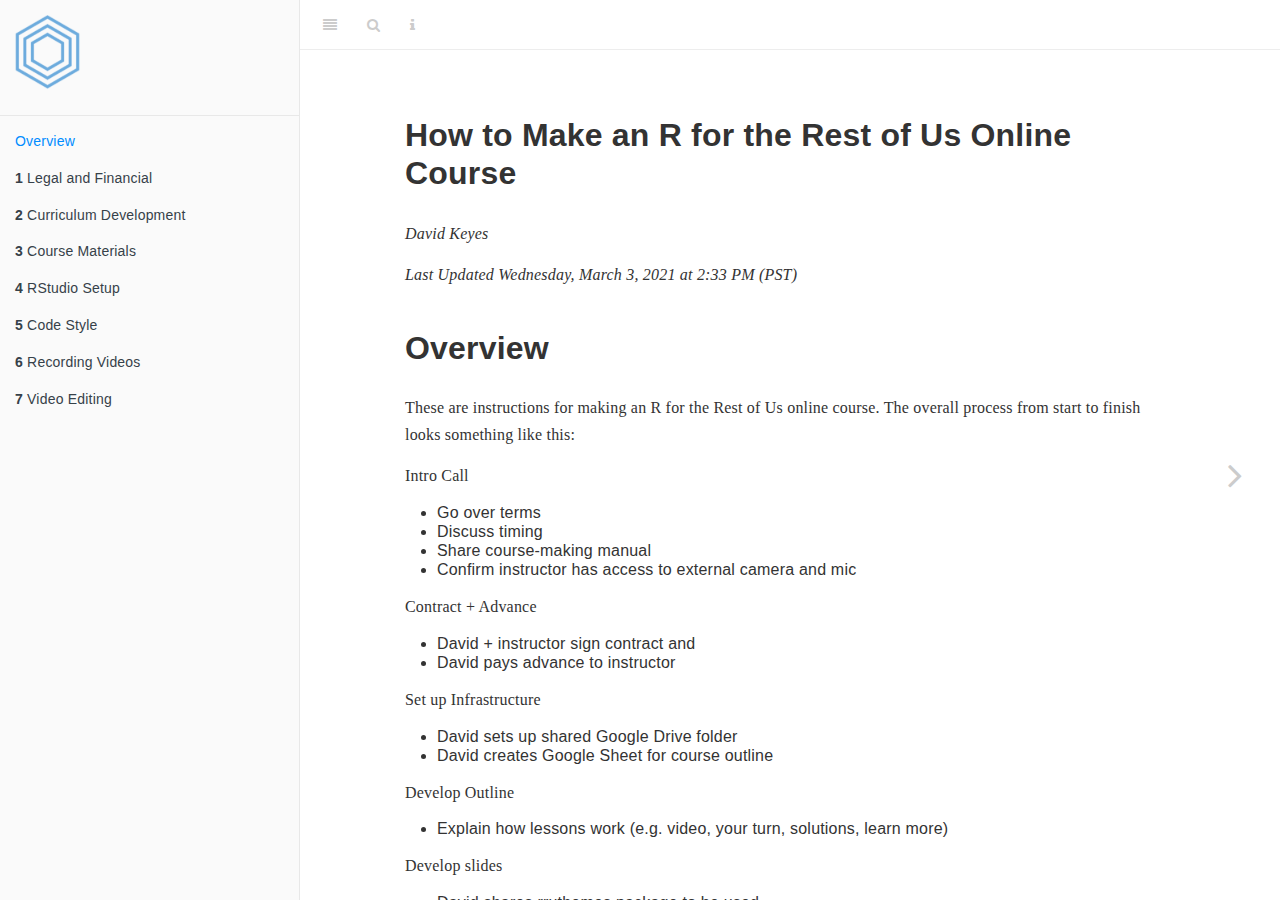
<file: docs/index.html>
<!DOCTYPE html>
<html lang="" xml:lang="">
<head>

  <meta charset="utf-8" />
  <meta http-equiv="X-UA-Compatible" content="IE=edge" />
  <title>How to Make an R for the Rest of Us Online Course</title>
  <meta name="description" content="How to Make an R for the Rest of Us Online Course" />
  <meta name="generator" content="bookdown 0.21 and GitBook 2.6.7" />

  <meta property="og:title" content="How to Make an R for the Rest of Us Online Course" />
  <meta property="og:type" content="book" />
  
  
  
  

  <meta name="twitter:card" content="summary" />
  <meta name="twitter:title" content="How to Make an R for the Rest of Us Online Course" />
  
  
  

<meta name="author" content="David Keyes" />



  <meta name="viewport" content="width=device-width, initial-scale=1" />
  <meta name="apple-mobile-web-app-capable" content="yes" />
  <meta name="apple-mobile-web-app-status-bar-style" content="black" />
  
  

<link rel="next" href="legal-and-financial.html"/>
<script src="libs/header-attrs-2.7.1/header-attrs.js"></script>
<script src="libs/jquery-2.2.3/jquery.min.js"></script>
<link href="libs/gitbook-2.6.7/css/style.css" rel="stylesheet" />
<link href="libs/gitbook-2.6.7/css/plugin-table.css" rel="stylesheet" />
<link href="libs/gitbook-2.6.7/css/plugin-bookdown.css" rel="stylesheet" />
<link href="libs/gitbook-2.6.7/css/plugin-highlight.css" rel="stylesheet" />
<link href="libs/gitbook-2.6.7/css/plugin-search.css" rel="stylesheet" />
<link href="libs/gitbook-2.6.7/css/plugin-fontsettings.css" rel="stylesheet" />
<link href="libs/gitbook-2.6.7/css/plugin-clipboard.css" rel="stylesheet" />











<style type="text/css">
pre > code.sourceCode { white-space: pre; position: relative; }
pre > code.sourceCode > span { display: inline-block; line-height: 1.25; }
pre > code.sourceCode > span:empty { height: 1.2em; }
code.sourceCode > span { color: inherit; text-decoration: inherit; }
pre.sourceCode { margin: 0; }
@media screen {
div.sourceCode { overflow: auto; }
}
@media print {
pre > code.sourceCode { white-space: pre-wrap; }
pre > code.sourceCode > span { text-indent: -5em; padding-left: 5em; }
}
pre.numberSource code
  { counter-reset: source-line 0; }
pre.numberSource code > span
  { position: relative; left: -4em; counter-increment: source-line; }
pre.numberSource code > span > a:first-child::before
  { content: counter(source-line);
    position: relative; left: -1em; text-align: right; vertical-align: baseline;
    border: none; display: inline-block;
    -webkit-touch-callout: none; -webkit-user-select: none;
    -khtml-user-select: none; -moz-user-select: none;
    -ms-user-select: none; user-select: none;
    padding: 0 4px; width: 4em;
    color: #aaaaaa;
  }
pre.numberSource { margin-left: 3em; border-left: 1px solid #aaaaaa;  padding-left: 4px; }
div.sourceCode
  {   }
@media screen {
pre > code.sourceCode > span > a:first-child::before { text-decoration: underline; }
}
code span.al { color: #ff0000; font-weight: bold; } /* Alert */
code span.an { color: #60a0b0; font-weight: bold; font-style: italic; } /* Annotation */
code span.at { color: #7d9029; } /* Attribute */
code span.bn { color: #40a070; } /* BaseN */
code span.bu { } /* BuiltIn */
code span.cf { color: #007020; font-weight: bold; } /* ControlFlow */
code span.ch { color: #4070a0; } /* Char */
code span.cn { color: #880000; } /* Constant */
code span.co { color: #60a0b0; font-style: italic; } /* Comment */
code span.cv { color: #60a0b0; font-weight: bold; font-style: italic; } /* CommentVar */
code span.do { color: #ba2121; font-style: italic; } /* Documentation */
code span.dt { color: #902000; } /* DataType */
code span.dv { color: #40a070; } /* DecVal */
code span.er { color: #ff0000; font-weight: bold; } /* Error */
code span.ex { } /* Extension */
code span.fl { color: #40a070; } /* Float */
code span.fu { color: #06287e; } /* Function */
code span.im { } /* Import */
code span.in { color: #60a0b0; font-weight: bold; font-style: italic; } /* Information */
code span.kw { color: #007020; font-weight: bold; } /* Keyword */
code span.op { color: #666666; } /* Operator */
code span.ot { color: #007020; } /* Other */
code span.pp { color: #bc7a00; } /* Preprocessor */
code span.sc { color: #4070a0; } /* SpecialChar */
code span.ss { color: #bb6688; } /* SpecialString */
code span.st { color: #4070a0; } /* String */
code span.va { color: #19177c; } /* Variable */
code span.vs { color: #4070a0; } /* VerbatimString */
code span.wa { color: #60a0b0; font-weight: bold; font-style: italic; } /* Warning */
</style>

<link rel="stylesheet" href="css/style.css" type="text/css" />
</head>

<body>



  <div class="book without-animation with-summary font-size-2 font-family-1" data-basepath=".">

    <div class="book-summary">
      <nav role="navigation">

<ul class="summary">
<a href="./index.html"><img class="rru-logo" src="images/rru-logo.svg"></a>
<li class="divider"></li>
<li class="chapter" data-level="" data-path="index.html"><a href="index.html"><i class="fa fa-check"></i>Overview</a></li>
<li class="chapter" data-level="1" data-path="legal-and-financial.html"><a href="legal-and-financial.html"><i class="fa fa-check"></i><b>1</b> Legal and Financial</a>
<ul>
<li class="chapter" data-level="1.1" data-path="legal-and-financial.html"><a href="legal-and-financial.html#compensation"><i class="fa fa-check"></i><b>1.1</b> Compensation</a></li>
<li class="chapter" data-level="1.2" data-path="legal-and-financial.html"><a href="legal-and-financial.html#ownership"><i class="fa fa-check"></i><b>1.2</b> Ownership</a></li>
<li class="chapter" data-level="1.3" data-path="legal-and-financial.html"><a href="legal-and-financial.html#exclusivity"><i class="fa fa-check"></i><b>1.3</b> Exclusivity</a></li>
<li class="chapter" data-level="1.4" data-path="legal-and-financial.html"><a href="legal-and-financial.html#agreement-expiration"><i class="fa fa-check"></i><b>1.4</b> Agreement Expiration</a></li>
</ul></li>
<li class="chapter" data-level="2" data-path="curriculum-development.html"><a href="curriculum-development.html"><i class="fa fa-check"></i><b>2</b> Curriculum Development</a>
<ul>
<li class="chapter" data-level="2.1" data-path="curriculum-development.html"><a href="curriculum-development.html#lesson-content"><i class="fa fa-check"></i><b>2.1</b> Lesson Content</a></li>
</ul></li>
<li class="chapter" data-level="3" data-path="course-materials.html"><a href="course-materials.html"><i class="fa fa-check"></i><b>3</b> Course Materials</a>
<ul>
<li class="chapter" data-level="3.1" data-path="course-materials.html"><a href="course-materials.html#github-repo"><i class="fa fa-check"></i><b>3.1</b> GitHub Repo</a></li>
<li class="chapter" data-level="3.2" data-path="course-materials.html"><a href="course-materials.html#project-organization"><i class="fa fa-check"></i><b>3.2</b> Project Organization</a></li>
<li class="chapter" data-level="3.3" data-path="course-materials.html"><a href="course-materials.html#slides"><i class="fa fa-check"></i><b>3.3</b> Slides</a>
<ul>
<li class="chapter" data-level="3.3.1" data-path="course-materials.html"><a href="course-materials.html#slides-template"><i class="fa fa-check"></i><b>3.3.1</b> Slides Template</a></li>
<li class="chapter" data-level="3.3.2" data-path="course-materials.html"><a href="course-materials.html#slides-organization"><i class="fa fa-check"></i><b>3.3.2</b> Slides Organization</a></li>
</ul></li>
</ul></li>
<li class="chapter" data-level="4" data-path="rstudio-setup.html"><a href="rstudio-setup.html"><i class="fa fa-check"></i><b>4</b> RStudio Setup</a>
<ul>
<li class="chapter" data-level="4.1" data-path="rstudio-setup.html"><a href="rstudio-setup.html#defaults"><i class="fa fa-check"></i><b>4.1</b> Defaults</a></li>
</ul></li>
<li class="chapter" data-level="5" data-path="code-style.html"><a href="code-style.html"><i class="fa fa-check"></i><b>5</b> Code Style</a></li>
<li class="chapter" data-level="6" data-path="recording-videos.html"><a href="recording-videos.html"><i class="fa fa-check"></i><b>6</b> Recording Videos</a>
<ul>
<li class="chapter" data-level="6.1" data-path="recording-videos.html"><a href="recording-videos.html#streamlabs-setup"><i class="fa fa-check"></i><b>6.1</b> Streamlabs Setup</a></li>
<li class="chapter" data-level="6.2" data-path="recording-videos.html"><a href="recording-videos.html#recording-procedures"><i class="fa fa-check"></i><b>6.2</b> Recording Procedures</a></li>
<li class="chapter" data-level="6.3" data-path="recording-videos.html"><a href="recording-videos.html#sharing-videos-with-david"><i class="fa fa-check"></i><b>6.3</b> Sharing Videos with David</a></li>
</ul></li>
<li class="chapter" data-level="7" data-path="video-editing.html"><a href="video-editing.html"><i class="fa fa-check"></i><b>7</b> Video Editing</a></li>
</ul>

      </nav>
    </div>

    <div class="book-body">
      <div class="body-inner">
        <div class="book-header" role="navigation">
          <h1>
            <i class="fa fa-circle-o-notch fa-spin"></i><a href="./">How to Make an R for the Rest of Us Online Course</a>
          </h1>
        </div>

        <div class="page-wrapper" tabindex="-1" role="main">
          <div class="page-inner">

            <section class="normal" id="section-">
<div id="header">
<h1 class="title">How to Make an R for the Rest of Us Online Course</h1>
<p class="author"><em>David Keyes</em></p>
<p class="date"><em>Last Updated Wednesday, March 3, 2021 at 2:33 PM (PST)</em></p>
</div>
<div id="overview" class="section level1 unnumbered">
<h1>Overview</h1>
<p>These are instructions for making an R for the Rest of Us online course.
The overall process from start to finish looks something like this:</p>
<p>Intro Call</p>
<ul>
<li>Go over terms</li>
<li>Discuss timing</li>
<li>Share course-making manual</li>
<li>Confirm instructor has access to external camera and mic</li>
</ul>
<p>Contract + Advance</p>
<ul>
<li>David + instructor sign contract and</li>
<li>David pays advance to instructor</li>
</ul>
<p>Set up Infrastructure</p>
<ul>
<li>David sets up shared Google Drive folder</li>
<li>David creates Google Sheet for course outline</li>
</ul>
<p>Develop Outline</p>
<ul>
<li>Explain how lessons work (e.g. video, your turn, solutions, learn more)</li>
</ul>
<p>Develop slides</p>
<ul>
<li>David shares rruthemes package to be used</li>
<li>Instructor develops slides</li>
<li>David approves slides</li>
</ul>
<p>Record Videos</p>
<ul>
<li>Instructor records single test video</li>
<li>David approves test video</li>
<li>Instructor records remaining videos, including solutions</li>
</ul>
<p>Edit videos</p>
<ul>
<li>David’s video editor edits videos</li>
</ul>
<p>Put content on website</p>
<ul>
<li>Final approval from instructor</li>
</ul>
<p>Marketing for course launch</p>
<ul>
<li>David + instructor develop email sequence</li>
<li>David + instructor plan out social media launch</li>
</ul>
<p>Add content to website</p>
<ul>
<li>Make landing page for course</li>
<li>All material added to website</li>
</ul>
<p>Course launch!</p>
</div>
            </section>

          </div>
        </div>
      </div>

<a href="legal-and-financial.html" class="navigation navigation-next navigation-unique" aria-label="Next page"><i class="fa fa-angle-right"></i></a>
    </div>
  </div>
<script src="libs/gitbook-2.6.7/js/app.min.js"></script>
<script src="libs/gitbook-2.6.7/js/lunr.js"></script>
<script src="libs/gitbook-2.6.7/js/clipboard.min.js"></script>
<script src="libs/gitbook-2.6.7/js/plugin-search.js"></script>
<script src="libs/gitbook-2.6.7/js/plugin-sharing.js"></script>
<script src="libs/gitbook-2.6.7/js/plugin-fontsettings.js"></script>
<script src="libs/gitbook-2.6.7/js/plugin-bookdown.js"></script>
<script src="libs/gitbook-2.6.7/js/jquery.highlight.js"></script>
<script src="libs/gitbook-2.6.7/js/plugin-clipboard.js"></script>
<script>
gitbook.require(["gitbook"], function(gitbook) {
gitbook.start({
"sharing": null,
"fontsettings": null,
"edit": {
"link": null,
"text": null
},
"history": {
"link": null,
"text": null
},
"view": {
"link": null,
"text": null
},
"download": null,
"toc": {
"collapse": "section"
},
"theme": null
});
});
</script>

</body>

</html>
</file>
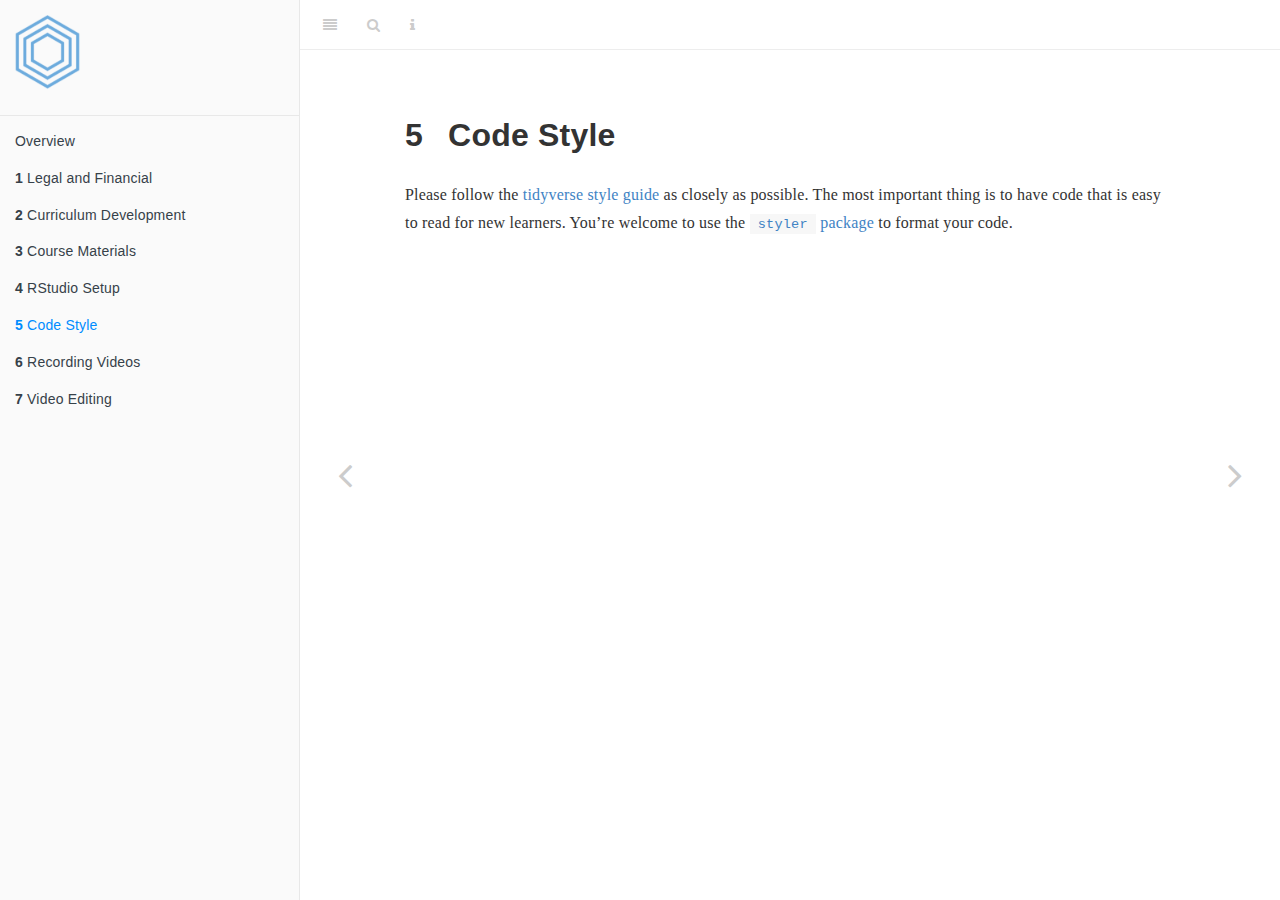
<file: docs/code-style.html>
<!DOCTYPE html>
<html lang="" xml:lang="">
<head>

  <meta charset="utf-8" />
  <meta http-equiv="X-UA-Compatible" content="IE=edge" />
  <title>5 Code Style | How to Make an R for the Rest of Us Online Course</title>
  <meta name="description" content="5 Code Style | How to Make an R for the Rest of Us Online Course" />
  <meta name="generator" content="bookdown 0.21 and GitBook 2.6.7" />

  <meta property="og:title" content="5 Code Style | How to Make an R for the Rest of Us Online Course" />
  <meta property="og:type" content="book" />
  
  
  
  

  <meta name="twitter:card" content="summary" />
  <meta name="twitter:title" content="5 Code Style | How to Make an R for the Rest of Us Online Course" />
  
  
  

<meta name="author" content="David Keyes" />



  <meta name="viewport" content="width=device-width, initial-scale=1" />
  <meta name="apple-mobile-web-app-capable" content="yes" />
  <meta name="apple-mobile-web-app-status-bar-style" content="black" />
  
  
<link rel="prev" href="rstudio-setup.html"/>
<link rel="next" href="recording-videos.html"/>
<script src="libs/header-attrs-2.7.1/header-attrs.js"></script>
<script src="libs/jquery-2.2.3/jquery.min.js"></script>
<link href="libs/gitbook-2.6.7/css/style.css" rel="stylesheet" />
<link href="libs/gitbook-2.6.7/css/plugin-table.css" rel="stylesheet" />
<link href="libs/gitbook-2.6.7/css/plugin-bookdown.css" rel="stylesheet" />
<link href="libs/gitbook-2.6.7/css/plugin-highlight.css" rel="stylesheet" />
<link href="libs/gitbook-2.6.7/css/plugin-search.css" rel="stylesheet" />
<link href="libs/gitbook-2.6.7/css/plugin-fontsettings.css" rel="stylesheet" />
<link href="libs/gitbook-2.6.7/css/plugin-clipboard.css" rel="stylesheet" />











<style type="text/css">
pre > code.sourceCode { white-space: pre; position: relative; }
pre > code.sourceCode > span { display: inline-block; line-height: 1.25; }
pre > code.sourceCode > span:empty { height: 1.2em; }
code.sourceCode > span { color: inherit; text-decoration: inherit; }
pre.sourceCode { margin: 0; }
@media screen {
div.sourceCode { overflow: auto; }
}
@media print {
pre > code.sourceCode { white-space: pre-wrap; }
pre > code.sourceCode > span { text-indent: -5em; padding-left: 5em; }
}
pre.numberSource code
  { counter-reset: source-line 0; }
pre.numberSource code > span
  { position: relative; left: -4em; counter-increment: source-line; }
pre.numberSource code > span > a:first-child::before
  { content: counter(source-line);
    position: relative; left: -1em; text-align: right; vertical-align: baseline;
    border: none; display: inline-block;
    -webkit-touch-callout: none; -webkit-user-select: none;
    -khtml-user-select: none; -moz-user-select: none;
    -ms-user-select: none; user-select: none;
    padding: 0 4px; width: 4em;
    color: #aaaaaa;
  }
pre.numberSource { margin-left: 3em; border-left: 1px solid #aaaaaa;  padding-left: 4px; }
div.sourceCode
  {   }
@media screen {
pre > code.sourceCode > span > a:first-child::before { text-decoration: underline; }
}
code span.al { color: #ff0000; font-weight: bold; } /* Alert */
code span.an { color: #60a0b0; font-weight: bold; font-style: italic; } /* Annotation */
code span.at { color: #7d9029; } /* Attribute */
code span.bn { color: #40a070; } /* BaseN */
code span.bu { } /* BuiltIn */
code span.cf { color: #007020; font-weight: bold; } /* ControlFlow */
code span.ch { color: #4070a0; } /* Char */
code span.cn { color: #880000; } /* Constant */
code span.co { color: #60a0b0; font-style: italic; } /* Comment */
code span.cv { color: #60a0b0; font-weight: bold; font-style: italic; } /* CommentVar */
code span.do { color: #ba2121; font-style: italic; } /* Documentation */
code span.dt { color: #902000; } /* DataType */
code span.dv { color: #40a070; } /* DecVal */
code span.er { color: #ff0000; font-weight: bold; } /* Error */
code span.ex { } /* Extension */
code span.fl { color: #40a070; } /* Float */
code span.fu { color: #06287e; } /* Function */
code span.im { } /* Import */
code span.in { color: #60a0b0; font-weight: bold; font-style: italic; } /* Information */
code span.kw { color: #007020; font-weight: bold; } /* Keyword */
code span.op { color: #666666; } /* Operator */
code span.ot { color: #007020; } /* Other */
code span.pp { color: #bc7a00; } /* Preprocessor */
code span.sc { color: #4070a0; } /* SpecialChar */
code span.ss { color: #bb6688; } /* SpecialString */
code span.st { color: #4070a0; } /* String */
code span.va { color: #19177c; } /* Variable */
code span.vs { color: #4070a0; } /* VerbatimString */
code span.wa { color: #60a0b0; font-weight: bold; font-style: italic; } /* Warning */
</style>

<link rel="stylesheet" href="css/style.css" type="text/css" />
</head>

<body>



  <div class="book without-animation with-summary font-size-2 font-family-1" data-basepath=".">

    <div class="book-summary">
      <nav role="navigation">

<ul class="summary">
<a href="./index.html"><img class="rru-logo" src="images/rru-logo.svg"></a>
<li class="divider"></li>
<li class="chapter" data-level="" data-path="index.html"><a href="index.html"><i class="fa fa-check"></i>Overview</a></li>
<li class="chapter" data-level="1" data-path="legal-and-financial.html"><a href="legal-and-financial.html"><i class="fa fa-check"></i><b>1</b> Legal and Financial</a>
<ul>
<li class="chapter" data-level="1.1" data-path="legal-and-financial.html"><a href="legal-and-financial.html#compensation"><i class="fa fa-check"></i><b>1.1</b> Compensation</a></li>
<li class="chapter" data-level="1.2" data-path="legal-and-financial.html"><a href="legal-and-financial.html#ownership"><i class="fa fa-check"></i><b>1.2</b> Ownership</a></li>
<li class="chapter" data-level="1.3" data-path="legal-and-financial.html"><a href="legal-and-financial.html#exclusivity"><i class="fa fa-check"></i><b>1.3</b> Exclusivity</a></li>
<li class="chapter" data-level="1.4" data-path="legal-and-financial.html"><a href="legal-and-financial.html#agreement-expiration"><i class="fa fa-check"></i><b>1.4</b> Agreement Expiration</a></li>
</ul></li>
<li class="chapter" data-level="2" data-path="curriculum-development.html"><a href="curriculum-development.html"><i class="fa fa-check"></i><b>2</b> Curriculum Development</a>
<ul>
<li class="chapter" data-level="2.1" data-path="curriculum-development.html"><a href="curriculum-development.html#lesson-content"><i class="fa fa-check"></i><b>2.1</b> Lesson Content</a></li>
</ul></li>
<li class="chapter" data-level="3" data-path="course-materials.html"><a href="course-materials.html"><i class="fa fa-check"></i><b>3</b> Course Materials</a>
<ul>
<li class="chapter" data-level="3.1" data-path="course-materials.html"><a href="course-materials.html#github-repo"><i class="fa fa-check"></i><b>3.1</b> GitHub Repo</a></li>
<li class="chapter" data-level="3.2" data-path="course-materials.html"><a href="course-materials.html#project-organization"><i class="fa fa-check"></i><b>3.2</b> Project Organization</a></li>
<li class="chapter" data-level="3.3" data-path="course-materials.html"><a href="course-materials.html#slides"><i class="fa fa-check"></i><b>3.3</b> Slides</a>
<ul>
<li class="chapter" data-level="3.3.1" data-path="course-materials.html"><a href="course-materials.html#slides-template"><i class="fa fa-check"></i><b>3.3.1</b> Slides Template</a></li>
<li class="chapter" data-level="3.3.2" data-path="course-materials.html"><a href="course-materials.html#slides-organization"><i class="fa fa-check"></i><b>3.3.2</b> Slides Organization</a></li>
</ul></li>
</ul></li>
<li class="chapter" data-level="4" data-path="rstudio-setup.html"><a href="rstudio-setup.html"><i class="fa fa-check"></i><b>4</b> RStudio Setup</a>
<ul>
<li class="chapter" data-level="4.1" data-path="rstudio-setup.html"><a href="rstudio-setup.html#defaults"><i class="fa fa-check"></i><b>4.1</b> Defaults</a></li>
</ul></li>
<li class="chapter" data-level="5" data-path="code-style.html"><a href="code-style.html"><i class="fa fa-check"></i><b>5</b> Code Style</a></li>
<li class="chapter" data-level="6" data-path="recording-videos.html"><a href="recording-videos.html"><i class="fa fa-check"></i><b>6</b> Recording Videos</a>
<ul>
<li class="chapter" data-level="6.1" data-path="recording-videos.html"><a href="recording-videos.html#streamlabs-setup"><i class="fa fa-check"></i><b>6.1</b> Streamlabs Setup</a></li>
<li class="chapter" data-level="6.2" data-path="recording-videos.html"><a href="recording-videos.html#recording-procedures"><i class="fa fa-check"></i><b>6.2</b> Recording Procedures</a></li>
<li class="chapter" data-level="6.3" data-path="recording-videos.html"><a href="recording-videos.html#sharing-videos-with-david"><i class="fa fa-check"></i><b>6.3</b> Sharing Videos with David</a></li>
</ul></li>
<li class="chapter" data-level="7" data-path="video-editing.html"><a href="video-editing.html"><i class="fa fa-check"></i><b>7</b> Video Editing</a></li>
</ul>

      </nav>
    </div>

    <div class="book-body">
      <div class="body-inner">
        <div class="book-header" role="navigation">
          <h1>
            <i class="fa fa-circle-o-notch fa-spin"></i><a href="./">How to Make an R for the Rest of Us Online Course</a>
          </h1>
        </div>

        <div class="page-wrapper" tabindex="-1" role="main">
          <div class="page-inner">

            <section class="normal" id="section-">
<div id="code-style" class="section level1" number="5">
<h1><span class="header-section-number">5</span> Code Style</h1>
<p>Please follow the <a href="https://style.tidyverse.org/">tidyverse style guide</a> as closely as possible. The most important thing is to have code that is easy to read for new learners. You’re welcome to use the <a href="https://styler.r-lib.org/"><code>styler</code> package</a> to format your code.</p>
</div>
            </section>

          </div>
        </div>
      </div>
<a href="rstudio-setup.html" class="navigation navigation-prev " aria-label="Previous page"><i class="fa fa-angle-left"></i></a>
<a href="recording-videos.html" class="navigation navigation-next " aria-label="Next page"><i class="fa fa-angle-right"></i></a>
    </div>
  </div>
<script src="libs/gitbook-2.6.7/js/app.min.js"></script>
<script src="libs/gitbook-2.6.7/js/lunr.js"></script>
<script src="libs/gitbook-2.6.7/js/clipboard.min.js"></script>
<script src="libs/gitbook-2.6.7/js/plugin-search.js"></script>
<script src="libs/gitbook-2.6.7/js/plugin-sharing.js"></script>
<script src="libs/gitbook-2.6.7/js/plugin-fontsettings.js"></script>
<script src="libs/gitbook-2.6.7/js/plugin-bookdown.js"></script>
<script src="libs/gitbook-2.6.7/js/jquery.highlight.js"></script>
<script src="libs/gitbook-2.6.7/js/plugin-clipboard.js"></script>
<script>
gitbook.require(["gitbook"], function(gitbook) {
gitbook.start({
"sharing": null,
"fontsettings": null,
"edit": {
"link": null,
"text": null
},
"history": {
"link": null,
"text": null
},
"view": {
"link": null,
"text": null
},
"download": null,
"toc": {
"collapse": "section"
},
"theme": null
});
});
</script>

</body>

</html>
</file>
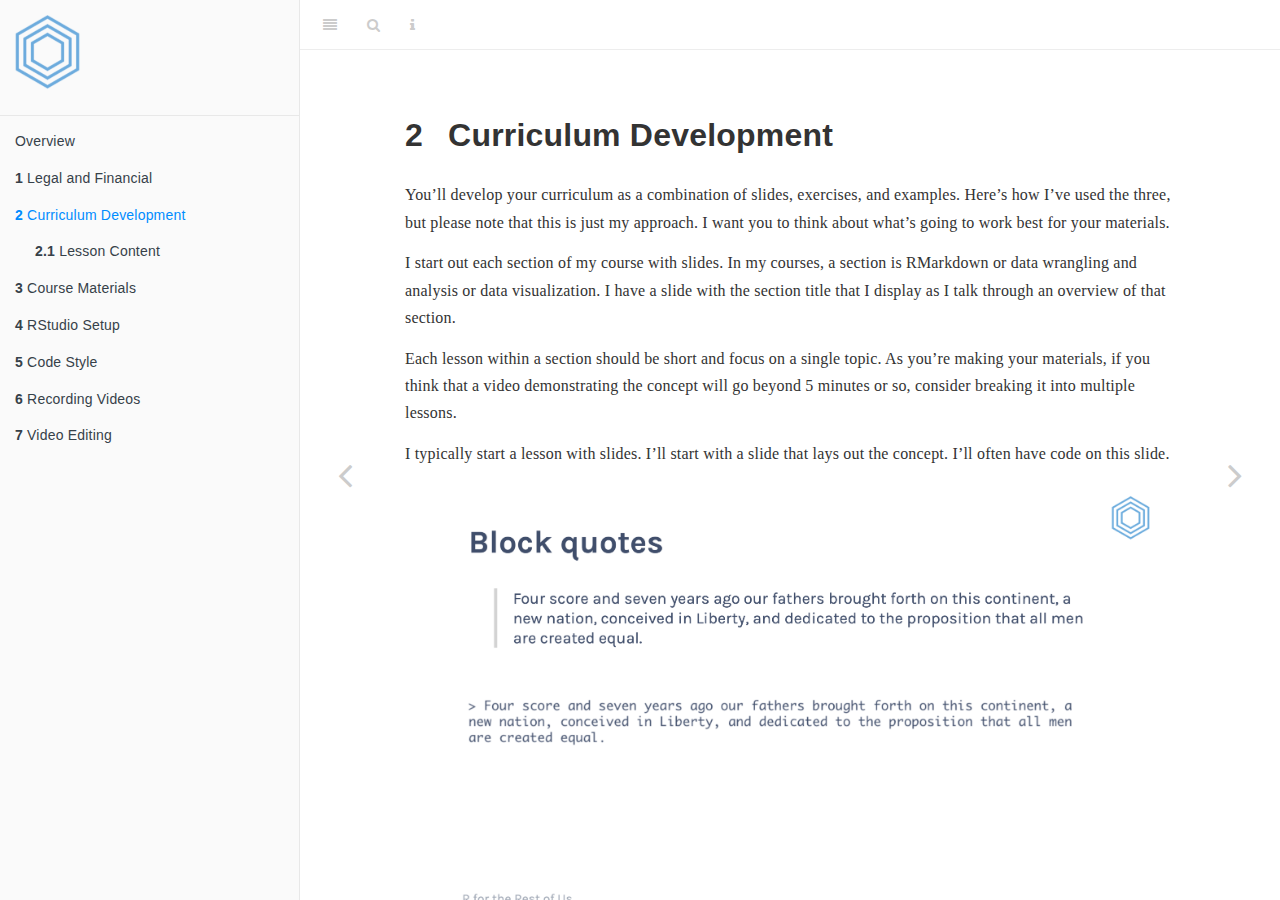
<file: docs/curriculum-development.html>
<!DOCTYPE html>
<html lang="" xml:lang="">
<head>

  <meta charset="utf-8" />
  <meta http-equiv="X-UA-Compatible" content="IE=edge" />
  <title>2 Curriculum Development | How to Make an R for the Rest of Us Online Course</title>
  <meta name="description" content="2 Curriculum Development | How to Make an R for the Rest of Us Online Course" />
  <meta name="generator" content="bookdown 0.21 and GitBook 2.6.7" />

  <meta property="og:title" content="2 Curriculum Development | How to Make an R for the Rest of Us Online Course" />
  <meta property="og:type" content="book" />
  
  
  
  

  <meta name="twitter:card" content="summary" />
  <meta name="twitter:title" content="2 Curriculum Development | How to Make an R for the Rest of Us Online Course" />
  
  
  

<meta name="author" content="David Keyes" />



  <meta name="viewport" content="width=device-width, initial-scale=1" />
  <meta name="apple-mobile-web-app-capable" content="yes" />
  <meta name="apple-mobile-web-app-status-bar-style" content="black" />
  
  
<link rel="prev" href="legal-and-financial.html"/>
<link rel="next" href="course-materials.html"/>
<script src="libs/header-attrs-2.7.1/header-attrs.js"></script>
<script src="libs/jquery-2.2.3/jquery.min.js"></script>
<link href="libs/gitbook-2.6.7/css/style.css" rel="stylesheet" />
<link href="libs/gitbook-2.6.7/css/plugin-table.css" rel="stylesheet" />
<link href="libs/gitbook-2.6.7/css/plugin-bookdown.css" rel="stylesheet" />
<link href="libs/gitbook-2.6.7/css/plugin-highlight.css" rel="stylesheet" />
<link href="libs/gitbook-2.6.7/css/plugin-search.css" rel="stylesheet" />
<link href="libs/gitbook-2.6.7/css/plugin-fontsettings.css" rel="stylesheet" />
<link href="libs/gitbook-2.6.7/css/plugin-clipboard.css" rel="stylesheet" />











<style type="text/css">
pre > code.sourceCode { white-space: pre; position: relative; }
pre > code.sourceCode > span { display: inline-block; line-height: 1.25; }
pre > code.sourceCode > span:empty { height: 1.2em; }
code.sourceCode > span { color: inherit; text-decoration: inherit; }
pre.sourceCode { margin: 0; }
@media screen {
div.sourceCode { overflow: auto; }
}
@media print {
pre > code.sourceCode { white-space: pre-wrap; }
pre > code.sourceCode > span { text-indent: -5em; padding-left: 5em; }
}
pre.numberSource code
  { counter-reset: source-line 0; }
pre.numberSource code > span
  { position: relative; left: -4em; counter-increment: source-line; }
pre.numberSource code > span > a:first-child::before
  { content: counter(source-line);
    position: relative; left: -1em; text-align: right; vertical-align: baseline;
    border: none; display: inline-block;
    -webkit-touch-callout: none; -webkit-user-select: none;
    -khtml-user-select: none; -moz-user-select: none;
    -ms-user-select: none; user-select: none;
    padding: 0 4px; width: 4em;
    color: #aaaaaa;
  }
pre.numberSource { margin-left: 3em; border-left: 1px solid #aaaaaa;  padding-left: 4px; }
div.sourceCode
  {   }
@media screen {
pre > code.sourceCode > span > a:first-child::before { text-decoration: underline; }
}
code span.al { color: #ff0000; font-weight: bold; } /* Alert */
code span.an { color: #60a0b0; font-weight: bold; font-style: italic; } /* Annotation */
code span.at { color: #7d9029; } /* Attribute */
code span.bn { color: #40a070; } /* BaseN */
code span.bu { } /* BuiltIn */
code span.cf { color: #007020; font-weight: bold; } /* ControlFlow */
code span.ch { color: #4070a0; } /* Char */
code span.cn { color: #880000; } /* Constant */
code span.co { color: #60a0b0; font-style: italic; } /* Comment */
code span.cv { color: #60a0b0; font-weight: bold; font-style: italic; } /* CommentVar */
code span.do { color: #ba2121; font-style: italic; } /* Documentation */
code span.dt { color: #902000; } /* DataType */
code span.dv { color: #40a070; } /* DecVal */
code span.er { color: #ff0000; font-weight: bold; } /* Error */
code span.ex { } /* Extension */
code span.fl { color: #40a070; } /* Float */
code span.fu { color: #06287e; } /* Function */
code span.im { } /* Import */
code span.in { color: #60a0b0; font-weight: bold; font-style: italic; } /* Information */
code span.kw { color: #007020; font-weight: bold; } /* Keyword */
code span.op { color: #666666; } /* Operator */
code span.ot { color: #007020; } /* Other */
code span.pp { color: #bc7a00; } /* Preprocessor */
code span.sc { color: #4070a0; } /* SpecialChar */
code span.ss { color: #bb6688; } /* SpecialString */
code span.st { color: #4070a0; } /* String */
code span.va { color: #19177c; } /* Variable */
code span.vs { color: #4070a0; } /* VerbatimString */
code span.wa { color: #60a0b0; font-weight: bold; font-style: italic; } /* Warning */
</style>

<link rel="stylesheet" href="css/style.css" type="text/css" />
</head>

<body>



  <div class="book without-animation with-summary font-size-2 font-family-1" data-basepath=".">

    <div class="book-summary">
      <nav role="navigation">

<ul class="summary">
<a href="./index.html"><img class="rru-logo" src="images/rru-logo.svg"></a>
<li class="divider"></li>
<li class="chapter" data-level="" data-path="index.html"><a href="index.html"><i class="fa fa-check"></i>Overview</a></li>
<li class="chapter" data-level="1" data-path="legal-and-financial.html"><a href="legal-and-financial.html"><i class="fa fa-check"></i><b>1</b> Legal and Financial</a>
<ul>
<li class="chapter" data-level="1.1" data-path="legal-and-financial.html"><a href="legal-and-financial.html#compensation"><i class="fa fa-check"></i><b>1.1</b> Compensation</a></li>
<li class="chapter" data-level="1.2" data-path="legal-and-financial.html"><a href="legal-and-financial.html#ownership"><i class="fa fa-check"></i><b>1.2</b> Ownership</a></li>
<li class="chapter" data-level="1.3" data-path="legal-and-financial.html"><a href="legal-and-financial.html#exclusivity"><i class="fa fa-check"></i><b>1.3</b> Exclusivity</a></li>
<li class="chapter" data-level="1.4" data-path="legal-and-financial.html"><a href="legal-and-financial.html#agreement-expiration"><i class="fa fa-check"></i><b>1.4</b> Agreement Expiration</a></li>
</ul></li>
<li class="chapter" data-level="2" data-path="curriculum-development.html"><a href="curriculum-development.html"><i class="fa fa-check"></i><b>2</b> Curriculum Development</a>
<ul>
<li class="chapter" data-level="2.1" data-path="curriculum-development.html"><a href="curriculum-development.html#lesson-content"><i class="fa fa-check"></i><b>2.1</b> Lesson Content</a></li>
</ul></li>
<li class="chapter" data-level="3" data-path="course-materials.html"><a href="course-materials.html"><i class="fa fa-check"></i><b>3</b> Course Materials</a>
<ul>
<li class="chapter" data-level="3.1" data-path="course-materials.html"><a href="course-materials.html#github-repo"><i class="fa fa-check"></i><b>3.1</b> GitHub Repo</a></li>
<li class="chapter" data-level="3.2" data-path="course-materials.html"><a href="course-materials.html#project-organization"><i class="fa fa-check"></i><b>3.2</b> Project Organization</a></li>
<li class="chapter" data-level="3.3" data-path="course-materials.html"><a href="course-materials.html#slides"><i class="fa fa-check"></i><b>3.3</b> Slides</a>
<ul>
<li class="chapter" data-level="3.3.1" data-path="course-materials.html"><a href="course-materials.html#slides-template"><i class="fa fa-check"></i><b>3.3.1</b> Slides Template</a></li>
<li class="chapter" data-level="3.3.2" data-path="course-materials.html"><a href="course-materials.html#slides-organization"><i class="fa fa-check"></i><b>3.3.2</b> Slides Organization</a></li>
</ul></li>
</ul></li>
<li class="chapter" data-level="4" data-path="rstudio-setup.html"><a href="rstudio-setup.html"><i class="fa fa-check"></i><b>4</b> RStudio Setup</a>
<ul>
<li class="chapter" data-level="4.1" data-path="rstudio-setup.html"><a href="rstudio-setup.html#defaults"><i class="fa fa-check"></i><b>4.1</b> Defaults</a></li>
</ul></li>
<li class="chapter" data-level="5" data-path="code-style.html"><a href="code-style.html"><i class="fa fa-check"></i><b>5</b> Code Style</a></li>
<li class="chapter" data-level="6" data-path="recording-videos.html"><a href="recording-videos.html"><i class="fa fa-check"></i><b>6</b> Recording Videos</a>
<ul>
<li class="chapter" data-level="6.1" data-path="recording-videos.html"><a href="recording-videos.html#streamlabs-setup"><i class="fa fa-check"></i><b>6.1</b> Streamlabs Setup</a></li>
<li class="chapter" data-level="6.2" data-path="recording-videos.html"><a href="recording-videos.html#recording-procedures"><i class="fa fa-check"></i><b>6.2</b> Recording Procedures</a></li>
<li class="chapter" data-level="6.3" data-path="recording-videos.html"><a href="recording-videos.html#sharing-videos-with-david"><i class="fa fa-check"></i><b>6.3</b> Sharing Videos with David</a></li>
</ul></li>
<li class="chapter" data-level="7" data-path="video-editing.html"><a href="video-editing.html"><i class="fa fa-check"></i><b>7</b> Video Editing</a></li>
</ul>

      </nav>
    </div>

    <div class="book-body">
      <div class="body-inner">
        <div class="book-header" role="navigation">
          <h1>
            <i class="fa fa-circle-o-notch fa-spin"></i><a href="./">How to Make an R for the Rest of Us Online Course</a>
          </h1>
        </div>

        <div class="page-wrapper" tabindex="-1" role="main">
          <div class="page-inner">

            <section class="normal" id="section-">
<div id="curriculum-development" class="section level1" number="2">
<h1><span class="header-section-number">2</span> Curriculum Development</h1>
<p>You’ll develop your curriculum as a combination of slides, exercises,
and examples. Here’s how I’ve used the three, but please note that this
is just my approach. I want you to think about what’s going to work best
for your materials.</p>
<p>I start out each section of my course with slides. In my courses, a
section is RMarkdown or data wrangling and analysis or data
visualization. I have a slide with the section title that I display as I
talk through an overview of that section.</p>
<p>Each lesson within a section should be short and focus on a single
topic. As you’re making your materials, if you think that a video
demonstrating the concept will go beyond 5 minutes or so, consider
breaking it into multiple lessons.</p>
<p>I typically start a lesson with slides. I’ll start with a slide that
lays out the concept. I’ll often have code on this slide.</p>
<p><img src="images/slide-example.png" /> I’ll usually then flip over to RStudio to
show myself typing out the code to demonstrate this concept in an
exercises file.</p>
<p>You can see an example of a whole lesson, complete with all parts <a href="https://rfortherestofus.com/lessons/group_by/">here</a>.</p>
<div id="lesson-content" class="section level2" number="2.1">
<h2><span class="header-section-number">2.1</span> Lesson Content</h2>
<p>I usually use a Google Sheet to help collaborate with the instructor on course materials. <a href="https://docs.google.com/spreadsheets/d/145ucNRSx1FBUv8I-L6cFS3fHWFH1wZ3jOtpxvWSUn5c/edit?usp=sharing">Here’s a sample of what the Google Sheet includes</a>. The Google Sheet has places for thinking about lesson content, data, exercises, solutions, and learn more resources.</p>
</div>
</div>
            </section>

          </div>
        </div>
      </div>
<a href="legal-and-financial.html" class="navigation navigation-prev " aria-label="Previous page"><i class="fa fa-angle-left"></i></a>
<a href="course-materials.html" class="navigation navigation-next " aria-label="Next page"><i class="fa fa-angle-right"></i></a>
    </div>
  </div>
<script src="libs/gitbook-2.6.7/js/app.min.js"></script>
<script src="libs/gitbook-2.6.7/js/lunr.js"></script>
<script src="libs/gitbook-2.6.7/js/clipboard.min.js"></script>
<script src="libs/gitbook-2.6.7/js/plugin-search.js"></script>
<script src="libs/gitbook-2.6.7/js/plugin-sharing.js"></script>
<script src="libs/gitbook-2.6.7/js/plugin-fontsettings.js"></script>
<script src="libs/gitbook-2.6.7/js/plugin-bookdown.js"></script>
<script src="libs/gitbook-2.6.7/js/jquery.highlight.js"></script>
<script src="libs/gitbook-2.6.7/js/plugin-clipboard.js"></script>
<script>
gitbook.require(["gitbook"], function(gitbook) {
gitbook.start({
"sharing": null,
"fontsettings": null,
"edit": {
"link": null,
"text": null
},
"history": {
"link": null,
"text": null
},
"view": {
"link": null,
"text": null
},
"download": null,
"toc": {
"collapse": "section"
},
"theme": null
});
});
</script>

</body>

</html>
</file>
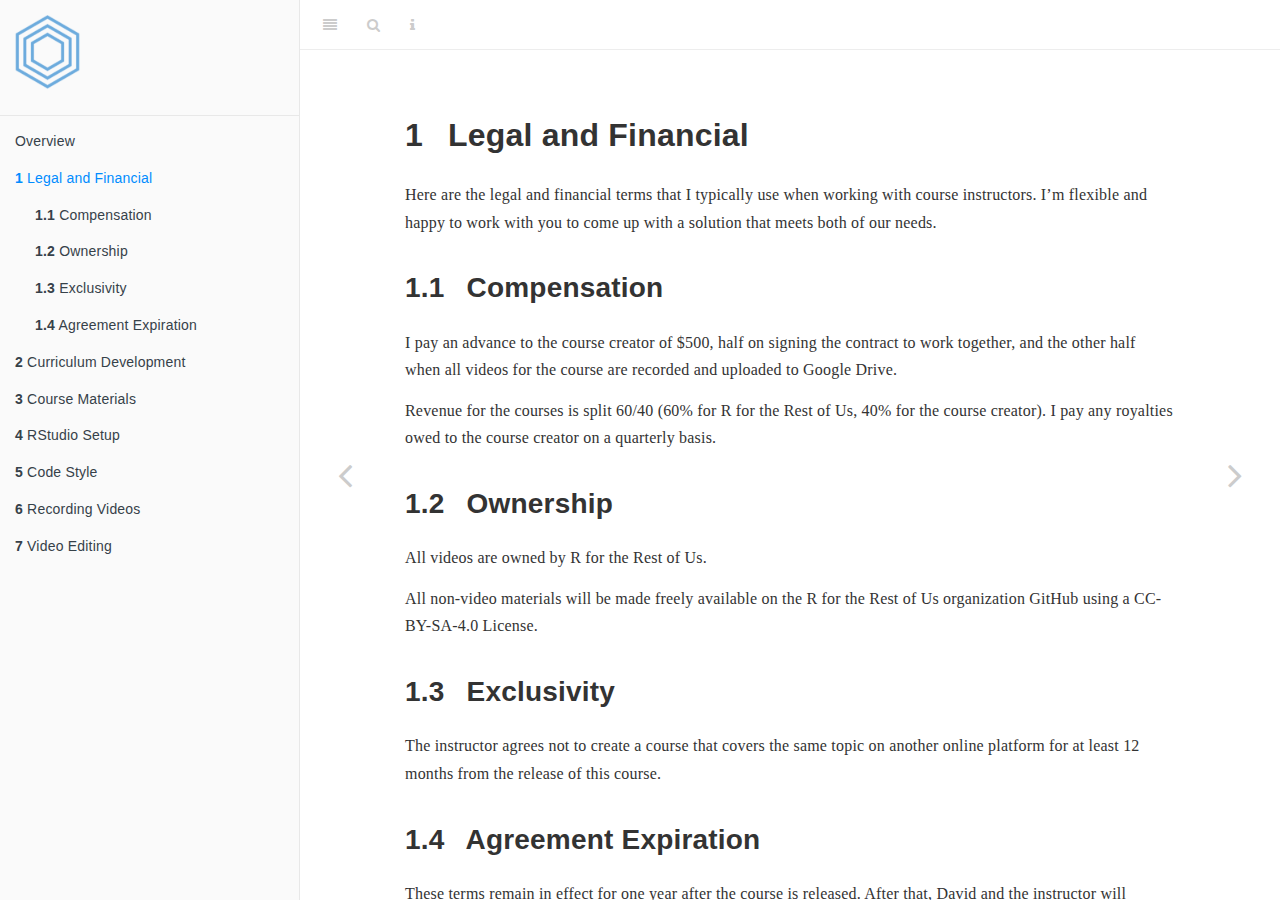
<file: docs/legal-and-financial.html>
<!DOCTYPE html>
<html lang="" xml:lang="">
<head>

  <meta charset="utf-8" />
  <meta http-equiv="X-UA-Compatible" content="IE=edge" />
  <title>1 Legal and Financial | How to Make an R for the Rest of Us Online Course</title>
  <meta name="description" content="1 Legal and Financial | How to Make an R for the Rest of Us Online Course" />
  <meta name="generator" content="bookdown 0.21 and GitBook 2.6.7" />

  <meta property="og:title" content="1 Legal and Financial | How to Make an R for the Rest of Us Online Course" />
  <meta property="og:type" content="book" />
  
  
  
  

  <meta name="twitter:card" content="summary" />
  <meta name="twitter:title" content="1 Legal and Financial | How to Make an R for the Rest of Us Online Course" />
  
  
  

<meta name="author" content="David Keyes" />



  <meta name="viewport" content="width=device-width, initial-scale=1" />
  <meta name="apple-mobile-web-app-capable" content="yes" />
  <meta name="apple-mobile-web-app-status-bar-style" content="black" />
  
  
<link rel="prev" href="index.html"/>
<link rel="next" href="curriculum-development.html"/>
<script src="libs/header-attrs-2.7.1/header-attrs.js"></script>
<script src="libs/jquery-2.2.3/jquery.min.js"></script>
<link href="libs/gitbook-2.6.7/css/style.css" rel="stylesheet" />
<link href="libs/gitbook-2.6.7/css/plugin-table.css" rel="stylesheet" />
<link href="libs/gitbook-2.6.7/css/plugin-bookdown.css" rel="stylesheet" />
<link href="libs/gitbook-2.6.7/css/plugin-highlight.css" rel="stylesheet" />
<link href="libs/gitbook-2.6.7/css/plugin-search.css" rel="stylesheet" />
<link href="libs/gitbook-2.6.7/css/plugin-fontsettings.css" rel="stylesheet" />
<link href="libs/gitbook-2.6.7/css/plugin-clipboard.css" rel="stylesheet" />











<style type="text/css">
pre > code.sourceCode { white-space: pre; position: relative; }
pre > code.sourceCode > span { display: inline-block; line-height: 1.25; }
pre > code.sourceCode > span:empty { height: 1.2em; }
code.sourceCode > span { color: inherit; text-decoration: inherit; }
pre.sourceCode { margin: 0; }
@media screen {
div.sourceCode { overflow: auto; }
}
@media print {
pre > code.sourceCode { white-space: pre-wrap; }
pre > code.sourceCode > span { text-indent: -5em; padding-left: 5em; }
}
pre.numberSource code
  { counter-reset: source-line 0; }
pre.numberSource code > span
  { position: relative; left: -4em; counter-increment: source-line; }
pre.numberSource code > span > a:first-child::before
  { content: counter(source-line);
    position: relative; left: -1em; text-align: right; vertical-align: baseline;
    border: none; display: inline-block;
    -webkit-touch-callout: none; -webkit-user-select: none;
    -khtml-user-select: none; -moz-user-select: none;
    -ms-user-select: none; user-select: none;
    padding: 0 4px; width: 4em;
    color: #aaaaaa;
  }
pre.numberSource { margin-left: 3em; border-left: 1px solid #aaaaaa;  padding-left: 4px; }
div.sourceCode
  {   }
@media screen {
pre > code.sourceCode > span > a:first-child::before { text-decoration: underline; }
}
code span.al { color: #ff0000; font-weight: bold; } /* Alert */
code span.an { color: #60a0b0; font-weight: bold; font-style: italic; } /* Annotation */
code span.at { color: #7d9029; } /* Attribute */
code span.bn { color: #40a070; } /* BaseN */
code span.bu { } /* BuiltIn */
code span.cf { color: #007020; font-weight: bold; } /* ControlFlow */
code span.ch { color: #4070a0; } /* Char */
code span.cn { color: #880000; } /* Constant */
code span.co { color: #60a0b0; font-style: italic; } /* Comment */
code span.cv { color: #60a0b0; font-weight: bold; font-style: italic; } /* CommentVar */
code span.do { color: #ba2121; font-style: italic; } /* Documentation */
code span.dt { color: #902000; } /* DataType */
code span.dv { color: #40a070; } /* DecVal */
code span.er { color: #ff0000; font-weight: bold; } /* Error */
code span.ex { } /* Extension */
code span.fl { color: #40a070; } /* Float */
code span.fu { color: #06287e; } /* Function */
code span.im { } /* Import */
code span.in { color: #60a0b0; font-weight: bold; font-style: italic; } /* Information */
code span.kw { color: #007020; font-weight: bold; } /* Keyword */
code span.op { color: #666666; } /* Operator */
code span.ot { color: #007020; } /* Other */
code span.pp { color: #bc7a00; } /* Preprocessor */
code span.sc { color: #4070a0; } /* SpecialChar */
code span.ss { color: #bb6688; } /* SpecialString */
code span.st { color: #4070a0; } /* String */
code span.va { color: #19177c; } /* Variable */
code span.vs { color: #4070a0; } /* VerbatimString */
code span.wa { color: #60a0b0; font-weight: bold; font-style: italic; } /* Warning */
</style>

<link rel="stylesheet" href="css/style.css" type="text/css" />
</head>

<body>



  <div class="book without-animation with-summary font-size-2 font-family-1" data-basepath=".">

    <div class="book-summary">
      <nav role="navigation">

<ul class="summary">
<a href="./index.html"><img class="rru-logo" src="images/rru-logo.svg"></a>
<li class="divider"></li>
<li class="chapter" data-level="" data-path="index.html"><a href="index.html"><i class="fa fa-check"></i>Overview</a></li>
<li class="chapter" data-level="1" data-path="legal-and-financial.html"><a href="legal-and-financial.html"><i class="fa fa-check"></i><b>1</b> Legal and Financial</a>
<ul>
<li class="chapter" data-level="1.1" data-path="legal-and-financial.html"><a href="legal-and-financial.html#compensation"><i class="fa fa-check"></i><b>1.1</b> Compensation</a></li>
<li class="chapter" data-level="1.2" data-path="legal-and-financial.html"><a href="legal-and-financial.html#ownership"><i class="fa fa-check"></i><b>1.2</b> Ownership</a></li>
<li class="chapter" data-level="1.3" data-path="legal-and-financial.html"><a href="legal-and-financial.html#exclusivity"><i class="fa fa-check"></i><b>1.3</b> Exclusivity</a></li>
<li class="chapter" data-level="1.4" data-path="legal-and-financial.html"><a href="legal-and-financial.html#agreement-expiration"><i class="fa fa-check"></i><b>1.4</b> Agreement Expiration</a></li>
</ul></li>
<li class="chapter" data-level="2" data-path="curriculum-development.html"><a href="curriculum-development.html"><i class="fa fa-check"></i><b>2</b> Curriculum Development</a>
<ul>
<li class="chapter" data-level="2.1" data-path="curriculum-development.html"><a href="curriculum-development.html#lesson-content"><i class="fa fa-check"></i><b>2.1</b> Lesson Content</a></li>
</ul></li>
<li class="chapter" data-level="3" data-path="course-materials.html"><a href="course-materials.html"><i class="fa fa-check"></i><b>3</b> Course Materials</a>
<ul>
<li class="chapter" data-level="3.1" data-path="course-materials.html"><a href="course-materials.html#github-repo"><i class="fa fa-check"></i><b>3.1</b> GitHub Repo</a></li>
<li class="chapter" data-level="3.2" data-path="course-materials.html"><a href="course-materials.html#project-organization"><i class="fa fa-check"></i><b>3.2</b> Project Organization</a></li>
<li class="chapter" data-level="3.3" data-path="course-materials.html"><a href="course-materials.html#slides"><i class="fa fa-check"></i><b>3.3</b> Slides</a>
<ul>
<li class="chapter" data-level="3.3.1" data-path="course-materials.html"><a href="course-materials.html#slides-template"><i class="fa fa-check"></i><b>3.3.1</b> Slides Template</a></li>
<li class="chapter" data-level="3.3.2" data-path="course-materials.html"><a href="course-materials.html#slides-organization"><i class="fa fa-check"></i><b>3.3.2</b> Slides Organization</a></li>
</ul></li>
</ul></li>
<li class="chapter" data-level="4" data-path="rstudio-setup.html"><a href="rstudio-setup.html"><i class="fa fa-check"></i><b>4</b> RStudio Setup</a>
<ul>
<li class="chapter" data-level="4.1" data-path="rstudio-setup.html"><a href="rstudio-setup.html#defaults"><i class="fa fa-check"></i><b>4.1</b> Defaults</a></li>
</ul></li>
<li class="chapter" data-level="5" data-path="code-style.html"><a href="code-style.html"><i class="fa fa-check"></i><b>5</b> Code Style</a></li>
<li class="chapter" data-level="6" data-path="recording-videos.html"><a href="recording-videos.html"><i class="fa fa-check"></i><b>6</b> Recording Videos</a>
<ul>
<li class="chapter" data-level="6.1" data-path="recording-videos.html"><a href="recording-videos.html#streamlabs-setup"><i class="fa fa-check"></i><b>6.1</b> Streamlabs Setup</a></li>
<li class="chapter" data-level="6.2" data-path="recording-videos.html"><a href="recording-videos.html#recording-procedures"><i class="fa fa-check"></i><b>6.2</b> Recording Procedures</a></li>
<li class="chapter" data-level="6.3" data-path="recording-videos.html"><a href="recording-videos.html#sharing-videos-with-david"><i class="fa fa-check"></i><b>6.3</b> Sharing Videos with David</a></li>
</ul></li>
<li class="chapter" data-level="7" data-path="video-editing.html"><a href="video-editing.html"><i class="fa fa-check"></i><b>7</b> Video Editing</a></li>
</ul>

      </nav>
    </div>

    <div class="book-body">
      <div class="body-inner">
        <div class="book-header" role="navigation">
          <h1>
            <i class="fa fa-circle-o-notch fa-spin"></i><a href="./">How to Make an R for the Rest of Us Online Course</a>
          </h1>
        </div>

        <div class="page-wrapper" tabindex="-1" role="main">
          <div class="page-inner">

            <section class="normal" id="section-">
<div id="legal-and-financial" class="section level1" number="1">
<h1><span class="header-section-number">1</span> Legal and Financial</h1>
<p>Here are the legal and financial terms that I typically use when working with course instructors. I’m flexible and happy to work with you to come up with a solution that meets both of our needs.</p>
<div id="compensation" class="section level2" number="1.1">
<h2><span class="header-section-number">1.1</span> Compensation</h2>
<p>I pay an advance to the course creator of $500, half on signing the contract to work together, and the other half when all videos for the course are recorded and uploaded to Google Drive.</p>
<p>Revenue for the courses is split 60/40 (60% for R for the Rest of Us, 40% for the course creator). I pay any royalties owed to the course creator on a quarterly basis.</p>
</div>
<div id="ownership" class="section level2" number="1.2">
<h2><span class="header-section-number">1.2</span> Ownership</h2>
<p>All videos are owned by R for the Rest of Us.</p>
<p>All non-video materials will be made freely available on the R for the Rest of Us organization GitHub using a CC-BY-SA-4.0 License.</p>
</div>
<div id="exclusivity" class="section level2" number="1.3">
<h2><span class="header-section-number">1.3</span> Exclusivity</h2>
<p>The instructor agrees not to create a course that covers the same topic on another online platform for at least 12 months from the release of this course.</p>
</div>
<div id="agreement-expiration" class="section level2" number="1.4">
<h2><span class="header-section-number">1.4</span> Agreement Expiration</h2>
<p>These terms remain in effect for one year after the course is released. After that, David and the instructor will discuss any possible changes to the terms.</p>
</div>
</div>
            </section>

          </div>
        </div>
      </div>
<a href="index.html" class="navigation navigation-prev " aria-label="Previous page"><i class="fa fa-angle-left"></i></a>
<a href="curriculum-development.html" class="navigation navigation-next " aria-label="Next page"><i class="fa fa-angle-right"></i></a>
    </div>
  </div>
<script src="libs/gitbook-2.6.7/js/app.min.js"></script>
<script src="libs/gitbook-2.6.7/js/lunr.js"></script>
<script src="libs/gitbook-2.6.7/js/clipboard.min.js"></script>
<script src="libs/gitbook-2.6.7/js/plugin-search.js"></script>
<script src="libs/gitbook-2.6.7/js/plugin-sharing.js"></script>
<script src="libs/gitbook-2.6.7/js/plugin-fontsettings.js"></script>
<script src="libs/gitbook-2.6.7/js/plugin-bookdown.js"></script>
<script src="libs/gitbook-2.6.7/js/jquery.highlight.js"></script>
<script src="libs/gitbook-2.6.7/js/plugin-clipboard.js"></script>
<script>
gitbook.require(["gitbook"], function(gitbook) {
gitbook.start({
"sharing": null,
"fontsettings": null,
"edit": {
"link": null,
"text": null
},
"history": {
"link": null,
"text": null
},
"view": {
"link": null,
"text": null
},
"download": null,
"toc": {
"collapse": "section"
},
"theme": null
});
});
</script>

</body>

</html>
</file>
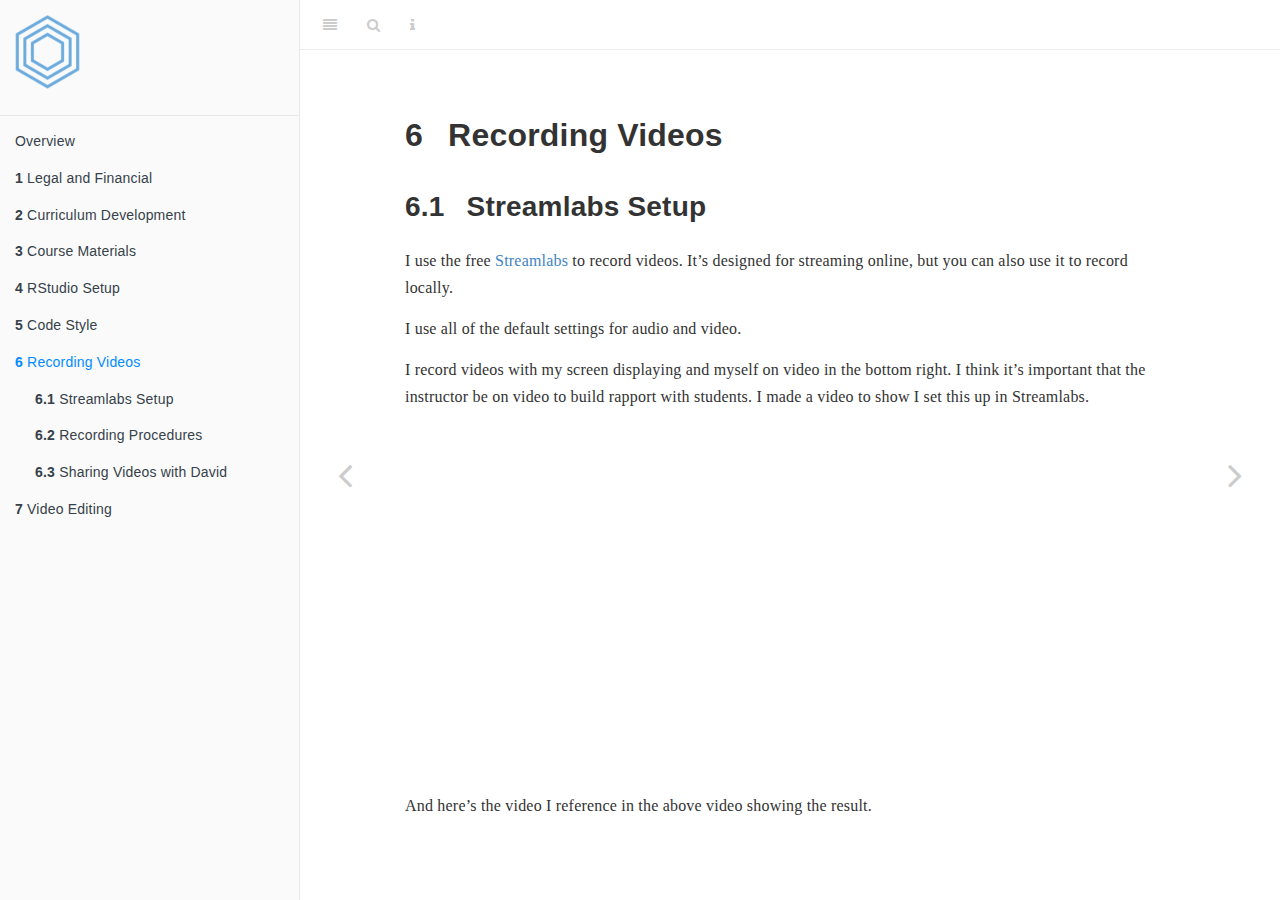
<file: docs/recording-videos.html>
<!DOCTYPE html>
<html lang="" xml:lang="">
<head>

  <meta charset="utf-8" />
  <meta http-equiv="X-UA-Compatible" content="IE=edge" />
  <title>6 Recording Videos | How to Make an R for the Rest of Us Online Course</title>
  <meta name="description" content="6 Recording Videos | How to Make an R for the Rest of Us Online Course" />
  <meta name="generator" content="bookdown 0.21 and GitBook 2.6.7" />

  <meta property="og:title" content="6 Recording Videos | How to Make an R for the Rest of Us Online Course" />
  <meta property="og:type" content="book" />
  
  
  
  

  <meta name="twitter:card" content="summary" />
  <meta name="twitter:title" content="6 Recording Videos | How to Make an R for the Rest of Us Online Course" />
  
  
  

<meta name="author" content="David Keyes" />



  <meta name="viewport" content="width=device-width, initial-scale=1" />
  <meta name="apple-mobile-web-app-capable" content="yes" />
  <meta name="apple-mobile-web-app-status-bar-style" content="black" />
  
  
<link rel="prev" href="code-style.html"/>
<link rel="next" href="video-editing.html"/>
<script src="libs/header-attrs-2.7.1/header-attrs.js"></script>
<script src="libs/jquery-2.2.3/jquery.min.js"></script>
<link href="libs/gitbook-2.6.7/css/style.css" rel="stylesheet" />
<link href="libs/gitbook-2.6.7/css/plugin-table.css" rel="stylesheet" />
<link href="libs/gitbook-2.6.7/css/plugin-bookdown.css" rel="stylesheet" />
<link href="libs/gitbook-2.6.7/css/plugin-highlight.css" rel="stylesheet" />
<link href="libs/gitbook-2.6.7/css/plugin-search.css" rel="stylesheet" />
<link href="libs/gitbook-2.6.7/css/plugin-fontsettings.css" rel="stylesheet" />
<link href="libs/gitbook-2.6.7/css/plugin-clipboard.css" rel="stylesheet" />











<style type="text/css">
pre > code.sourceCode { white-space: pre; position: relative; }
pre > code.sourceCode > span { display: inline-block; line-height: 1.25; }
pre > code.sourceCode > span:empty { height: 1.2em; }
code.sourceCode > span { color: inherit; text-decoration: inherit; }
pre.sourceCode { margin: 0; }
@media screen {
div.sourceCode { overflow: auto; }
}
@media print {
pre > code.sourceCode { white-space: pre-wrap; }
pre > code.sourceCode > span { text-indent: -5em; padding-left: 5em; }
}
pre.numberSource code
  { counter-reset: source-line 0; }
pre.numberSource code > span
  { position: relative; left: -4em; counter-increment: source-line; }
pre.numberSource code > span > a:first-child::before
  { content: counter(source-line);
    position: relative; left: -1em; text-align: right; vertical-align: baseline;
    border: none; display: inline-block;
    -webkit-touch-callout: none; -webkit-user-select: none;
    -khtml-user-select: none; -moz-user-select: none;
    -ms-user-select: none; user-select: none;
    padding: 0 4px; width: 4em;
    color: #aaaaaa;
  }
pre.numberSource { margin-left: 3em; border-left: 1px solid #aaaaaa;  padding-left: 4px; }
div.sourceCode
  {   }
@media screen {
pre > code.sourceCode > span > a:first-child::before { text-decoration: underline; }
}
code span.al { color: #ff0000; font-weight: bold; } /* Alert */
code span.an { color: #60a0b0; font-weight: bold; font-style: italic; } /* Annotation */
code span.at { color: #7d9029; } /* Attribute */
code span.bn { color: #40a070; } /* BaseN */
code span.bu { } /* BuiltIn */
code span.cf { color: #007020; font-weight: bold; } /* ControlFlow */
code span.ch { color: #4070a0; } /* Char */
code span.cn { color: #880000; } /* Constant */
code span.co { color: #60a0b0; font-style: italic; } /* Comment */
code span.cv { color: #60a0b0; font-weight: bold; font-style: italic; } /* CommentVar */
code span.do { color: #ba2121; font-style: italic; } /* Documentation */
code span.dt { color: #902000; } /* DataType */
code span.dv { color: #40a070; } /* DecVal */
code span.er { color: #ff0000; font-weight: bold; } /* Error */
code span.ex { } /* Extension */
code span.fl { color: #40a070; } /* Float */
code span.fu { color: #06287e; } /* Function */
code span.im { } /* Import */
code span.in { color: #60a0b0; font-weight: bold; font-style: italic; } /* Information */
code span.kw { color: #007020; font-weight: bold; } /* Keyword */
code span.op { color: #666666; } /* Operator */
code span.ot { color: #007020; } /* Other */
code span.pp { color: #bc7a00; } /* Preprocessor */
code span.sc { color: #4070a0; } /* SpecialChar */
code span.ss { color: #bb6688; } /* SpecialString */
code span.st { color: #4070a0; } /* String */
code span.va { color: #19177c; } /* Variable */
code span.vs { color: #4070a0; } /* VerbatimString */
code span.wa { color: #60a0b0; font-weight: bold; font-style: italic; } /* Warning */
</style>

<link rel="stylesheet" href="css/style.css" type="text/css" />
</head>

<body>



  <div class="book without-animation with-summary font-size-2 font-family-1" data-basepath=".">

    <div class="book-summary">
      <nav role="navigation">

<ul class="summary">
<a href="./index.html"><img class="rru-logo" src="images/rru-logo.svg"></a>
<li class="divider"></li>
<li class="chapter" data-level="" data-path="index.html"><a href="index.html"><i class="fa fa-check"></i>Overview</a></li>
<li class="chapter" data-level="1" data-path="legal-and-financial.html"><a href="legal-and-financial.html"><i class="fa fa-check"></i><b>1</b> Legal and Financial</a>
<ul>
<li class="chapter" data-level="1.1" data-path="legal-and-financial.html"><a href="legal-and-financial.html#compensation"><i class="fa fa-check"></i><b>1.1</b> Compensation</a></li>
<li class="chapter" data-level="1.2" data-path="legal-and-financial.html"><a href="legal-and-financial.html#ownership"><i class="fa fa-check"></i><b>1.2</b> Ownership</a></li>
<li class="chapter" data-level="1.3" data-path="legal-and-financial.html"><a href="legal-and-financial.html#exclusivity"><i class="fa fa-check"></i><b>1.3</b> Exclusivity</a></li>
<li class="chapter" data-level="1.4" data-path="legal-and-financial.html"><a href="legal-and-financial.html#agreement-expiration"><i class="fa fa-check"></i><b>1.4</b> Agreement Expiration</a></li>
</ul></li>
<li class="chapter" data-level="2" data-path="curriculum-development.html"><a href="curriculum-development.html"><i class="fa fa-check"></i><b>2</b> Curriculum Development</a>
<ul>
<li class="chapter" data-level="2.1" data-path="curriculum-development.html"><a href="curriculum-development.html#lesson-content"><i class="fa fa-check"></i><b>2.1</b> Lesson Content</a></li>
</ul></li>
<li class="chapter" data-level="3" data-path="course-materials.html"><a href="course-materials.html"><i class="fa fa-check"></i><b>3</b> Course Materials</a>
<ul>
<li class="chapter" data-level="3.1" data-path="course-materials.html"><a href="course-materials.html#github-repo"><i class="fa fa-check"></i><b>3.1</b> GitHub Repo</a></li>
<li class="chapter" data-level="3.2" data-path="course-materials.html"><a href="course-materials.html#project-organization"><i class="fa fa-check"></i><b>3.2</b> Project Organization</a></li>
<li class="chapter" data-level="3.3" data-path="course-materials.html"><a href="course-materials.html#slides"><i class="fa fa-check"></i><b>3.3</b> Slides</a>
<ul>
<li class="chapter" data-level="3.3.1" data-path="course-materials.html"><a href="course-materials.html#slides-template"><i class="fa fa-check"></i><b>3.3.1</b> Slides Template</a></li>
<li class="chapter" data-level="3.3.2" data-path="course-materials.html"><a href="course-materials.html#slides-organization"><i class="fa fa-check"></i><b>3.3.2</b> Slides Organization</a></li>
</ul></li>
</ul></li>
<li class="chapter" data-level="4" data-path="rstudio-setup.html"><a href="rstudio-setup.html"><i class="fa fa-check"></i><b>4</b> RStudio Setup</a>
<ul>
<li class="chapter" data-level="4.1" data-path="rstudio-setup.html"><a href="rstudio-setup.html#defaults"><i class="fa fa-check"></i><b>4.1</b> Defaults</a></li>
</ul></li>
<li class="chapter" data-level="5" data-path="code-style.html"><a href="code-style.html"><i class="fa fa-check"></i><b>5</b> Code Style</a></li>
<li class="chapter" data-level="6" data-path="recording-videos.html"><a href="recording-videos.html"><i class="fa fa-check"></i><b>6</b> Recording Videos</a>
<ul>
<li class="chapter" data-level="6.1" data-path="recording-videos.html"><a href="recording-videos.html#streamlabs-setup"><i class="fa fa-check"></i><b>6.1</b> Streamlabs Setup</a></li>
<li class="chapter" data-level="6.2" data-path="recording-videos.html"><a href="recording-videos.html#recording-procedures"><i class="fa fa-check"></i><b>6.2</b> Recording Procedures</a></li>
<li class="chapter" data-level="6.3" data-path="recording-videos.html"><a href="recording-videos.html#sharing-videos-with-david"><i class="fa fa-check"></i><b>6.3</b> Sharing Videos with David</a></li>
</ul></li>
<li class="chapter" data-level="7" data-path="video-editing.html"><a href="video-editing.html"><i class="fa fa-check"></i><b>7</b> Video Editing</a></li>
</ul>

      </nav>
    </div>

    <div class="book-body">
      <div class="body-inner">
        <div class="book-header" role="navigation">
          <h1>
            <i class="fa fa-circle-o-notch fa-spin"></i><a href="./">How to Make an R for the Rest of Us Online Course</a>
          </h1>
        </div>

        <div class="page-wrapper" tabindex="-1" role="main">
          <div class="page-inner">

            <section class="normal" id="section-">
<div id="recording-videos" class="section level1" number="6">
<h1><span class="header-section-number">6</span> Recording Videos</h1>
<div id="streamlabs-setup" class="section level2" number="6.1">
<h2><span class="header-section-number">6.1</span> Streamlabs Setup</h2>
<p>I use the free <a href="https://streamlabs.com/">Streamlabs</a> to record videos.
It’s designed for streaming online, but you can also use it to record
locally.</p>
<p>I use all of the default settings for audio and video.</p>
<p>I record videos with my screen displaying and myself on video in the
bottom right. I think it’s important that the instructor be on video to
build rapport with students. I made a video to show I set this up in
Streamlabs.</p>
<iframe src="https://player.vimeo.com/video/441483074" width="640" height="360" frameborder="0" allow="autoplay; fullscreen" allowfullscreen>
</iframe>
<p>And here’s the video I reference in the above video showing the result.</p>
<iframe src="https://player.vimeo.com/video/441483009" width="640" height="480" frameborder="0" allow="autoplay; fullscreen" allowfullscreen>
</iframe>
<p>You can download the circle mask I use to make the video of you round
<a href="images/circle-mask.png">here</a>.</p>
</div>
<div id="recording-procedures" class="section level2" number="6.2">
<h2><span class="header-section-number">6.2</span> Recording Procedures</h2>
<p>I’m generally not that fussy about making sure everything is super high
quality, but please use an external camera and external mic to record.
Please put your mic as close to you as possible, but make sure it
doesn’t show up on camera. If you are interested in learning some tips
about high-quality screencasting, <a href="https://howtoegghead.com/instructor/screencasting/">this guide from
Egghead</a> is helpful.</p>
<p>My general experience is that it’s easier to record videos by just
hitting record and going through your lesson as many times as you need
to. I often make mistakes along the way, but that’s ok because we can
edit them out after the fact. Just go back to right before you messed up
and start again! You can, of course, record so you get a single
high-quality take, but I find that hard to do and way too much pressure.</p>
</div>
<div id="sharing-videos-with-david" class="section level2" number="6.3">
<h2><span class="header-section-number">6.3</span> Sharing Videos with David</h2>
<p>Please share the raw videos you record in the Google Drive folder that
David sets up for you. Make sure they are labeled so I know what each
video is.</p>
</div>
</div>
            </section>

          </div>
        </div>
      </div>
<a href="code-style.html" class="navigation navigation-prev " aria-label="Previous page"><i class="fa fa-angle-left"></i></a>
<a href="video-editing.html" class="navigation navigation-next " aria-label="Next page"><i class="fa fa-angle-right"></i></a>
    </div>
  </div>
<script src="libs/gitbook-2.6.7/js/app.min.js"></script>
<script src="libs/gitbook-2.6.7/js/lunr.js"></script>
<script src="libs/gitbook-2.6.7/js/clipboard.min.js"></script>
<script src="libs/gitbook-2.6.7/js/plugin-search.js"></script>
<script src="libs/gitbook-2.6.7/js/plugin-sharing.js"></script>
<script src="libs/gitbook-2.6.7/js/plugin-fontsettings.js"></script>
<script src="libs/gitbook-2.6.7/js/plugin-bookdown.js"></script>
<script src="libs/gitbook-2.6.7/js/jquery.highlight.js"></script>
<script src="libs/gitbook-2.6.7/js/plugin-clipboard.js"></script>
<script>
gitbook.require(["gitbook"], function(gitbook) {
gitbook.start({
"sharing": null,
"fontsettings": null,
"edit": {
"link": null,
"text": null
},
"history": {
"link": null,
"text": null
},
"view": {
"link": null,
"text": null
},
"download": null,
"toc": {
"collapse": "section"
},
"theme": null
});
});
</script>

</body>

</html>
</file>
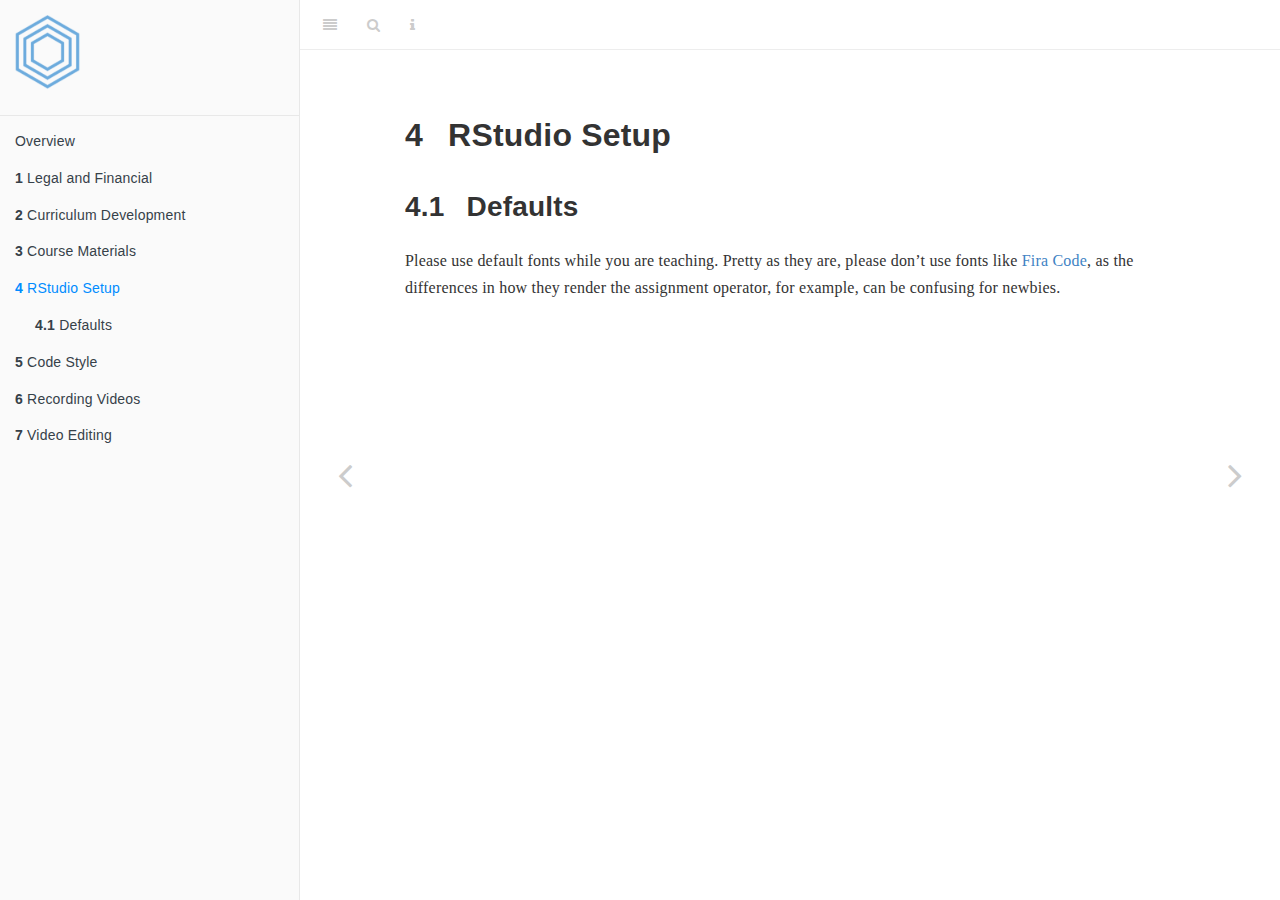
<file: docs/rstudio-setup.html>
<!DOCTYPE html>
<html lang="" xml:lang="">
<head>

  <meta charset="utf-8" />
  <meta http-equiv="X-UA-Compatible" content="IE=edge" />
  <title>4 RStudio Setup | How to Make an R for the Rest of Us Online Course</title>
  <meta name="description" content="4 RStudio Setup | How to Make an R for the Rest of Us Online Course" />
  <meta name="generator" content="bookdown 0.21 and GitBook 2.6.7" />

  <meta property="og:title" content="4 RStudio Setup | How to Make an R for the Rest of Us Online Course" />
  <meta property="og:type" content="book" />
  
  
  
  

  <meta name="twitter:card" content="summary" />
  <meta name="twitter:title" content="4 RStudio Setup | How to Make an R for the Rest of Us Online Course" />
  
  
  

<meta name="author" content="David Keyes" />



  <meta name="viewport" content="width=device-width, initial-scale=1" />
  <meta name="apple-mobile-web-app-capable" content="yes" />
  <meta name="apple-mobile-web-app-status-bar-style" content="black" />
  
  
<link rel="prev" href="course-materials.html"/>
<link rel="next" href="code-style.html"/>
<script src="libs/header-attrs-2.7.1/header-attrs.js"></script>
<script src="libs/jquery-2.2.3/jquery.min.js"></script>
<link href="libs/gitbook-2.6.7/css/style.css" rel="stylesheet" />
<link href="libs/gitbook-2.6.7/css/plugin-table.css" rel="stylesheet" />
<link href="libs/gitbook-2.6.7/css/plugin-bookdown.css" rel="stylesheet" />
<link href="libs/gitbook-2.6.7/css/plugin-highlight.css" rel="stylesheet" />
<link href="libs/gitbook-2.6.7/css/plugin-search.css" rel="stylesheet" />
<link href="libs/gitbook-2.6.7/css/plugin-fontsettings.css" rel="stylesheet" />
<link href="libs/gitbook-2.6.7/css/plugin-clipboard.css" rel="stylesheet" />











<style type="text/css">
pre > code.sourceCode { white-space: pre; position: relative; }
pre > code.sourceCode > span { display: inline-block; line-height: 1.25; }
pre > code.sourceCode > span:empty { height: 1.2em; }
code.sourceCode > span { color: inherit; text-decoration: inherit; }
pre.sourceCode { margin: 0; }
@media screen {
div.sourceCode { overflow: auto; }
}
@media print {
pre > code.sourceCode { white-space: pre-wrap; }
pre > code.sourceCode > span { text-indent: -5em; padding-left: 5em; }
}
pre.numberSource code
  { counter-reset: source-line 0; }
pre.numberSource code > span
  { position: relative; left: -4em; counter-increment: source-line; }
pre.numberSource code > span > a:first-child::before
  { content: counter(source-line);
    position: relative; left: -1em; text-align: right; vertical-align: baseline;
    border: none; display: inline-block;
    -webkit-touch-callout: none; -webkit-user-select: none;
    -khtml-user-select: none; -moz-user-select: none;
    -ms-user-select: none; user-select: none;
    padding: 0 4px; width: 4em;
    color: #aaaaaa;
  }
pre.numberSource { margin-left: 3em; border-left: 1px solid #aaaaaa;  padding-left: 4px; }
div.sourceCode
  {   }
@media screen {
pre > code.sourceCode > span > a:first-child::before { text-decoration: underline; }
}
code span.al { color: #ff0000; font-weight: bold; } /* Alert */
code span.an { color: #60a0b0; font-weight: bold; font-style: italic; } /* Annotation */
code span.at { color: #7d9029; } /* Attribute */
code span.bn { color: #40a070; } /* BaseN */
code span.bu { } /* BuiltIn */
code span.cf { color: #007020; font-weight: bold; } /* ControlFlow */
code span.ch { color: #4070a0; } /* Char */
code span.cn { color: #880000; } /* Constant */
code span.co { color: #60a0b0; font-style: italic; } /* Comment */
code span.cv { color: #60a0b0; font-weight: bold; font-style: italic; } /* CommentVar */
code span.do { color: #ba2121; font-style: italic; } /* Documentation */
code span.dt { color: #902000; } /* DataType */
code span.dv { color: #40a070; } /* DecVal */
code span.er { color: #ff0000; font-weight: bold; } /* Error */
code span.ex { } /* Extension */
code span.fl { color: #40a070; } /* Float */
code span.fu { color: #06287e; } /* Function */
code span.im { } /* Import */
code span.in { color: #60a0b0; font-weight: bold; font-style: italic; } /* Information */
code span.kw { color: #007020; font-weight: bold; } /* Keyword */
code span.op { color: #666666; } /* Operator */
code span.ot { color: #007020; } /* Other */
code span.pp { color: #bc7a00; } /* Preprocessor */
code span.sc { color: #4070a0; } /* SpecialChar */
code span.ss { color: #bb6688; } /* SpecialString */
code span.st { color: #4070a0; } /* String */
code span.va { color: #19177c; } /* Variable */
code span.vs { color: #4070a0; } /* VerbatimString */
code span.wa { color: #60a0b0; font-weight: bold; font-style: italic; } /* Warning */
</style>

<link rel="stylesheet" href="css/style.css" type="text/css" />
</head>

<body>



  <div class="book without-animation with-summary font-size-2 font-family-1" data-basepath=".">

    <div class="book-summary">
      <nav role="navigation">

<ul class="summary">
<a href="./index.html"><img class="rru-logo" src="images/rru-logo.svg"></a>
<li class="divider"></li>
<li class="chapter" data-level="" data-path="index.html"><a href="index.html"><i class="fa fa-check"></i>Overview</a></li>
<li class="chapter" data-level="1" data-path="legal-and-financial.html"><a href="legal-and-financial.html"><i class="fa fa-check"></i><b>1</b> Legal and Financial</a>
<ul>
<li class="chapter" data-level="1.1" data-path="legal-and-financial.html"><a href="legal-and-financial.html#compensation"><i class="fa fa-check"></i><b>1.1</b> Compensation</a></li>
<li class="chapter" data-level="1.2" data-path="legal-and-financial.html"><a href="legal-and-financial.html#ownership"><i class="fa fa-check"></i><b>1.2</b> Ownership</a></li>
<li class="chapter" data-level="1.3" data-path="legal-and-financial.html"><a href="legal-and-financial.html#exclusivity"><i class="fa fa-check"></i><b>1.3</b> Exclusivity</a></li>
<li class="chapter" data-level="1.4" data-path="legal-and-financial.html"><a href="legal-and-financial.html#agreement-expiration"><i class="fa fa-check"></i><b>1.4</b> Agreement Expiration</a></li>
</ul></li>
<li class="chapter" data-level="2" data-path="curriculum-development.html"><a href="curriculum-development.html"><i class="fa fa-check"></i><b>2</b> Curriculum Development</a>
<ul>
<li class="chapter" data-level="2.1" data-path="curriculum-development.html"><a href="curriculum-development.html#lesson-content"><i class="fa fa-check"></i><b>2.1</b> Lesson Content</a></li>
</ul></li>
<li class="chapter" data-level="3" data-path="course-materials.html"><a href="course-materials.html"><i class="fa fa-check"></i><b>3</b> Course Materials</a>
<ul>
<li class="chapter" data-level="3.1" data-path="course-materials.html"><a href="course-materials.html#github-repo"><i class="fa fa-check"></i><b>3.1</b> GitHub Repo</a></li>
<li class="chapter" data-level="3.2" data-path="course-materials.html"><a href="course-materials.html#project-organization"><i class="fa fa-check"></i><b>3.2</b> Project Organization</a></li>
<li class="chapter" data-level="3.3" data-path="course-materials.html"><a href="course-materials.html#slides"><i class="fa fa-check"></i><b>3.3</b> Slides</a>
<ul>
<li class="chapter" data-level="3.3.1" data-path="course-materials.html"><a href="course-materials.html#slides-template"><i class="fa fa-check"></i><b>3.3.1</b> Slides Template</a></li>
<li class="chapter" data-level="3.3.2" data-path="course-materials.html"><a href="course-materials.html#slides-organization"><i class="fa fa-check"></i><b>3.3.2</b> Slides Organization</a></li>
</ul></li>
</ul></li>
<li class="chapter" data-level="4" data-path="rstudio-setup.html"><a href="rstudio-setup.html"><i class="fa fa-check"></i><b>4</b> RStudio Setup</a>
<ul>
<li class="chapter" data-level="4.1" data-path="rstudio-setup.html"><a href="rstudio-setup.html#defaults"><i class="fa fa-check"></i><b>4.1</b> Defaults</a></li>
</ul></li>
<li class="chapter" data-level="5" data-path="code-style.html"><a href="code-style.html"><i class="fa fa-check"></i><b>5</b> Code Style</a></li>
<li class="chapter" data-level="6" data-path="recording-videos.html"><a href="recording-videos.html"><i class="fa fa-check"></i><b>6</b> Recording Videos</a>
<ul>
<li class="chapter" data-level="6.1" data-path="recording-videos.html"><a href="recording-videos.html#streamlabs-setup"><i class="fa fa-check"></i><b>6.1</b> Streamlabs Setup</a></li>
<li class="chapter" data-level="6.2" data-path="recording-videos.html"><a href="recording-videos.html#recording-procedures"><i class="fa fa-check"></i><b>6.2</b> Recording Procedures</a></li>
<li class="chapter" data-level="6.3" data-path="recording-videos.html"><a href="recording-videos.html#sharing-videos-with-david"><i class="fa fa-check"></i><b>6.3</b> Sharing Videos with David</a></li>
</ul></li>
<li class="chapter" data-level="7" data-path="video-editing.html"><a href="video-editing.html"><i class="fa fa-check"></i><b>7</b> Video Editing</a></li>
</ul>

      </nav>
    </div>

    <div class="book-body">
      <div class="body-inner">
        <div class="book-header" role="navigation">
          <h1>
            <i class="fa fa-circle-o-notch fa-spin"></i><a href="./">How to Make an R for the Rest of Us Online Course</a>
          </h1>
        </div>

        <div class="page-wrapper" tabindex="-1" role="main">
          <div class="page-inner">

            <section class="normal" id="section-">
<div id="rstudio-setup" class="section level1" number="4">
<h1><span class="header-section-number">4</span> RStudio Setup</h1>
<div id="defaults" class="section level2" number="4.1">
<h2><span class="header-section-number">4.1</span> Defaults</h2>
<p>Please use default fonts while you are teaching. Pretty as they are,
please don’t use fonts like <a href="https://benjaminlmoore.wordpress.com/2017/07/19/ligature-fonts-for-r/">Fira
Code</a>,
as the differences in how they render the assignment operator, for
example, can be confusing for newbies.</p>
</div>
</div>
            </section>

          </div>
        </div>
      </div>
<a href="course-materials.html" class="navigation navigation-prev " aria-label="Previous page"><i class="fa fa-angle-left"></i></a>
<a href="code-style.html" class="navigation navigation-next " aria-label="Next page"><i class="fa fa-angle-right"></i></a>
    </div>
  </div>
<script src="libs/gitbook-2.6.7/js/app.min.js"></script>
<script src="libs/gitbook-2.6.7/js/lunr.js"></script>
<script src="libs/gitbook-2.6.7/js/clipboard.min.js"></script>
<script src="libs/gitbook-2.6.7/js/plugin-search.js"></script>
<script src="libs/gitbook-2.6.7/js/plugin-sharing.js"></script>
<script src="libs/gitbook-2.6.7/js/plugin-fontsettings.js"></script>
<script src="libs/gitbook-2.6.7/js/plugin-bookdown.js"></script>
<script src="libs/gitbook-2.6.7/js/jquery.highlight.js"></script>
<script src="libs/gitbook-2.6.7/js/plugin-clipboard.js"></script>
<script>
gitbook.require(["gitbook"], function(gitbook) {
gitbook.start({
"sharing": null,
"fontsettings": null,
"edit": {
"link": null,
"text": null
},
"history": {
"link": null,
"text": null
},
"view": {
"link": null,
"text": null
},
"download": null,
"toc": {
"collapse": "section"
},
"theme": null
});
});
</script>

</body>

</html>
</file>
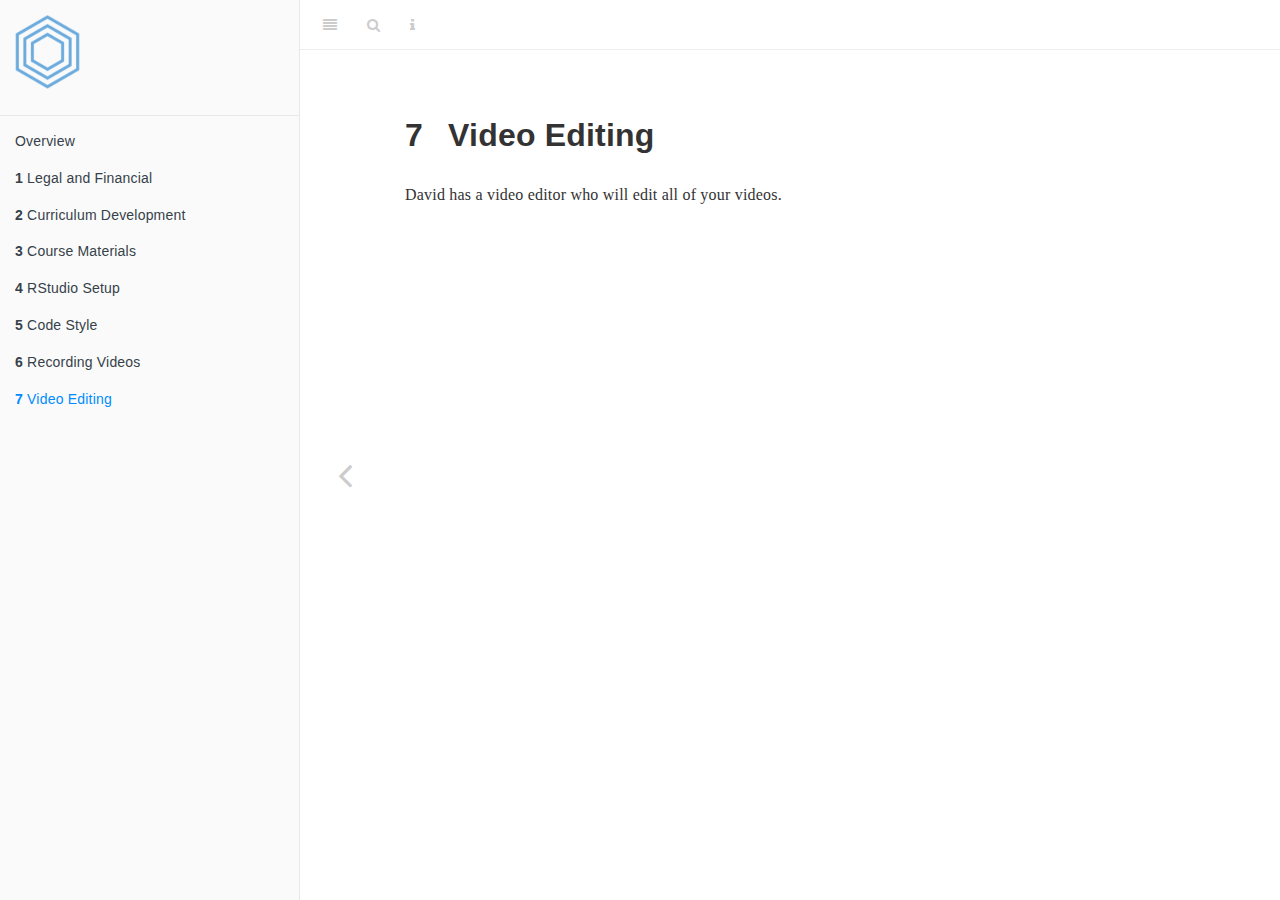
<file: docs/video-editing.html>
<!DOCTYPE html>
<html lang="" xml:lang="">
<head>

  <meta charset="utf-8" />
  <meta http-equiv="X-UA-Compatible" content="IE=edge" />
  <title>7 Video Editing | How to Make an R for the Rest of Us Online Course</title>
  <meta name="description" content="7 Video Editing | How to Make an R for the Rest of Us Online Course" />
  <meta name="generator" content="bookdown 0.21 and GitBook 2.6.7" />

  <meta property="og:title" content="7 Video Editing | How to Make an R for the Rest of Us Online Course" />
  <meta property="og:type" content="book" />
  
  
  
  

  <meta name="twitter:card" content="summary" />
  <meta name="twitter:title" content="7 Video Editing | How to Make an R for the Rest of Us Online Course" />
  
  
  

<meta name="author" content="David Keyes" />



  <meta name="viewport" content="width=device-width, initial-scale=1" />
  <meta name="apple-mobile-web-app-capable" content="yes" />
  <meta name="apple-mobile-web-app-status-bar-style" content="black" />
  
  
<link rel="prev" href="recording-videos.html"/>

<script src="libs/header-attrs-2.7.1/header-attrs.js"></script>
<script src="libs/jquery-2.2.3/jquery.min.js"></script>
<link href="libs/gitbook-2.6.7/css/style.css" rel="stylesheet" />
<link href="libs/gitbook-2.6.7/css/plugin-table.css" rel="stylesheet" />
<link href="libs/gitbook-2.6.7/css/plugin-bookdown.css" rel="stylesheet" />
<link href="libs/gitbook-2.6.7/css/plugin-highlight.css" rel="stylesheet" />
<link href="libs/gitbook-2.6.7/css/plugin-search.css" rel="stylesheet" />
<link href="libs/gitbook-2.6.7/css/plugin-fontsettings.css" rel="stylesheet" />
<link href="libs/gitbook-2.6.7/css/plugin-clipboard.css" rel="stylesheet" />











<style type="text/css">
pre > code.sourceCode { white-space: pre; position: relative; }
pre > code.sourceCode > span { display: inline-block; line-height: 1.25; }
pre > code.sourceCode > span:empty { height: 1.2em; }
code.sourceCode > span { color: inherit; text-decoration: inherit; }
pre.sourceCode { margin: 0; }
@media screen {
div.sourceCode { overflow: auto; }
}
@media print {
pre > code.sourceCode { white-space: pre-wrap; }
pre > code.sourceCode > span { text-indent: -5em; padding-left: 5em; }
}
pre.numberSource code
  { counter-reset: source-line 0; }
pre.numberSource code > span
  { position: relative; left: -4em; counter-increment: source-line; }
pre.numberSource code > span > a:first-child::before
  { content: counter(source-line);
    position: relative; left: -1em; text-align: right; vertical-align: baseline;
    border: none; display: inline-block;
    -webkit-touch-callout: none; -webkit-user-select: none;
    -khtml-user-select: none; -moz-user-select: none;
    -ms-user-select: none; user-select: none;
    padding: 0 4px; width: 4em;
    color: #aaaaaa;
  }
pre.numberSource { margin-left: 3em; border-left: 1px solid #aaaaaa;  padding-left: 4px; }
div.sourceCode
  {   }
@media screen {
pre > code.sourceCode > span > a:first-child::before { text-decoration: underline; }
}
code span.al { color: #ff0000; font-weight: bold; } /* Alert */
code span.an { color: #60a0b0; font-weight: bold; font-style: italic; } /* Annotation */
code span.at { color: #7d9029; } /* Attribute */
code span.bn { color: #40a070; } /* BaseN */
code span.bu { } /* BuiltIn */
code span.cf { color: #007020; font-weight: bold; } /* ControlFlow */
code span.ch { color: #4070a0; } /* Char */
code span.cn { color: #880000; } /* Constant */
code span.co { color: #60a0b0; font-style: italic; } /* Comment */
code span.cv { color: #60a0b0; font-weight: bold; font-style: italic; } /* CommentVar */
code span.do { color: #ba2121; font-style: italic; } /* Documentation */
code span.dt { color: #902000; } /* DataType */
code span.dv { color: #40a070; } /* DecVal */
code span.er { color: #ff0000; font-weight: bold; } /* Error */
code span.ex { } /* Extension */
code span.fl { color: #40a070; } /* Float */
code span.fu { color: #06287e; } /* Function */
code span.im { } /* Import */
code span.in { color: #60a0b0; font-weight: bold; font-style: italic; } /* Information */
code span.kw { color: #007020; font-weight: bold; } /* Keyword */
code span.op { color: #666666; } /* Operator */
code span.ot { color: #007020; } /* Other */
code span.pp { color: #bc7a00; } /* Preprocessor */
code span.sc { color: #4070a0; } /* SpecialChar */
code span.ss { color: #bb6688; } /* SpecialString */
code span.st { color: #4070a0; } /* String */
code span.va { color: #19177c; } /* Variable */
code span.vs { color: #4070a0; } /* VerbatimString */
code span.wa { color: #60a0b0; font-weight: bold; font-style: italic; } /* Warning */
</style>

<link rel="stylesheet" href="css/style.css" type="text/css" />
</head>

<body>



  <div class="book without-animation with-summary font-size-2 font-family-1" data-basepath=".">

    <div class="book-summary">
      <nav role="navigation">

<ul class="summary">
<a href="./index.html"><img class="rru-logo" src="images/rru-logo.svg"></a>
<li class="divider"></li>
<li class="chapter" data-level="" data-path="index.html"><a href="index.html"><i class="fa fa-check"></i>Overview</a></li>
<li class="chapter" data-level="1" data-path="legal-and-financial.html"><a href="legal-and-financial.html"><i class="fa fa-check"></i><b>1</b> Legal and Financial</a>
<ul>
<li class="chapter" data-level="1.1" data-path="legal-and-financial.html"><a href="legal-and-financial.html#compensation"><i class="fa fa-check"></i><b>1.1</b> Compensation</a></li>
<li class="chapter" data-level="1.2" data-path="legal-and-financial.html"><a href="legal-and-financial.html#ownership"><i class="fa fa-check"></i><b>1.2</b> Ownership</a></li>
<li class="chapter" data-level="1.3" data-path="legal-and-financial.html"><a href="legal-and-financial.html#exclusivity"><i class="fa fa-check"></i><b>1.3</b> Exclusivity</a></li>
<li class="chapter" data-level="1.4" data-path="legal-and-financial.html"><a href="legal-and-financial.html#agreement-expiration"><i class="fa fa-check"></i><b>1.4</b> Agreement Expiration</a></li>
</ul></li>
<li class="chapter" data-level="2" data-path="curriculum-development.html"><a href="curriculum-development.html"><i class="fa fa-check"></i><b>2</b> Curriculum Development</a>
<ul>
<li class="chapter" data-level="2.1" data-path="curriculum-development.html"><a href="curriculum-development.html#lesson-content"><i class="fa fa-check"></i><b>2.1</b> Lesson Content</a></li>
</ul></li>
<li class="chapter" data-level="3" data-path="course-materials.html"><a href="course-materials.html"><i class="fa fa-check"></i><b>3</b> Course Materials</a>
<ul>
<li class="chapter" data-level="3.1" data-path="course-materials.html"><a href="course-materials.html#github-repo"><i class="fa fa-check"></i><b>3.1</b> GitHub Repo</a></li>
<li class="chapter" data-level="3.2" data-path="course-materials.html"><a href="course-materials.html#project-organization"><i class="fa fa-check"></i><b>3.2</b> Project Organization</a></li>
<li class="chapter" data-level="3.3" data-path="course-materials.html"><a href="course-materials.html#slides"><i class="fa fa-check"></i><b>3.3</b> Slides</a>
<ul>
<li class="chapter" data-level="3.3.1" data-path="course-materials.html"><a href="course-materials.html#slides-template"><i class="fa fa-check"></i><b>3.3.1</b> Slides Template</a></li>
<li class="chapter" data-level="3.3.2" data-path="course-materials.html"><a href="course-materials.html#slides-organization"><i class="fa fa-check"></i><b>3.3.2</b> Slides Organization</a></li>
</ul></li>
</ul></li>
<li class="chapter" data-level="4" data-path="rstudio-setup.html"><a href="rstudio-setup.html"><i class="fa fa-check"></i><b>4</b> RStudio Setup</a>
<ul>
<li class="chapter" data-level="4.1" data-path="rstudio-setup.html"><a href="rstudio-setup.html#defaults"><i class="fa fa-check"></i><b>4.1</b> Defaults</a></li>
</ul></li>
<li class="chapter" data-level="5" data-path="code-style.html"><a href="code-style.html"><i class="fa fa-check"></i><b>5</b> Code Style</a></li>
<li class="chapter" data-level="6" data-path="recording-videos.html"><a href="recording-videos.html"><i class="fa fa-check"></i><b>6</b> Recording Videos</a>
<ul>
<li class="chapter" data-level="6.1" data-path="recording-videos.html"><a href="recording-videos.html#streamlabs-setup"><i class="fa fa-check"></i><b>6.1</b> Streamlabs Setup</a></li>
<li class="chapter" data-level="6.2" data-path="recording-videos.html"><a href="recording-videos.html#recording-procedures"><i class="fa fa-check"></i><b>6.2</b> Recording Procedures</a></li>
<li class="chapter" data-level="6.3" data-path="recording-videos.html"><a href="recording-videos.html#sharing-videos-with-david"><i class="fa fa-check"></i><b>6.3</b> Sharing Videos with David</a></li>
</ul></li>
<li class="chapter" data-level="7" data-path="video-editing.html"><a href="video-editing.html"><i class="fa fa-check"></i><b>7</b> Video Editing</a></li>
</ul>

      </nav>
    </div>

    <div class="book-body">
      <div class="body-inner">
        <div class="book-header" role="navigation">
          <h1>
            <i class="fa fa-circle-o-notch fa-spin"></i><a href="./">How to Make an R for the Rest of Us Online Course</a>
          </h1>
        </div>

        <div class="page-wrapper" tabindex="-1" role="main">
          <div class="page-inner">

            <section class="normal" id="section-">
<div id="video-editing" class="section level1" number="7">
<h1><span class="header-section-number">7</span> Video Editing</h1>
<p>David has a video editor who will edit all of your videos.</p>

</div>
            </section>

          </div>
        </div>
      </div>
<a href="recording-videos.html" class="navigation navigation-prev navigation-unique" aria-label="Previous page"><i class="fa fa-angle-left"></i></a>

    </div>
  </div>
<script src="libs/gitbook-2.6.7/js/app.min.js"></script>
<script src="libs/gitbook-2.6.7/js/lunr.js"></script>
<script src="libs/gitbook-2.6.7/js/clipboard.min.js"></script>
<script src="libs/gitbook-2.6.7/js/plugin-search.js"></script>
<script src="libs/gitbook-2.6.7/js/plugin-sharing.js"></script>
<script src="libs/gitbook-2.6.7/js/plugin-fontsettings.js"></script>
<script src="libs/gitbook-2.6.7/js/plugin-bookdown.js"></script>
<script src="libs/gitbook-2.6.7/js/jquery.highlight.js"></script>
<script src="libs/gitbook-2.6.7/js/plugin-clipboard.js"></script>
<script>
gitbook.require(["gitbook"], function(gitbook) {
gitbook.start({
"sharing": null,
"fontsettings": null,
"edit": {
"link": null,
"text": null
},
"history": {
"link": null,
"text": null
},
"view": {
"link": null,
"text": null
},
"download": null,
"toc": {
"collapse": "section"
},
"theme": null
});
});
</script>

</body>

</html>
</file>
<file: docs/libs/gitbook-2.6.7/css/plugin-table.css>
.book .book-body .page-wrapper .page-inner section.normal table{display:table;width:100%;border-collapse:collapse;border-spacing:0;overflow:auto}.book .book-body .page-wrapper .page-inner section.normal table td,.book .book-body .page-wrapper .page-inner section.normal table th{padding:6px 13px;border:1px solid #ddd}.book .book-body .page-wrapper .page-inner section.normal table tr{background-color:#fff;border-top:1px solid #ccc}.book .book-body .page-wrapper .page-inner section.normal table tr:nth-child(2n){background-color:#f8f8f8}.book .book-body .page-wrapper .page-inner section.normal table th{font-weight:700}
</file>
<file: docs/libs/gitbook-2.6.7/css/plugin-bookdown.css>
.book .book-header h1 {
  padding-left: 20px;
  padding-right: 20px;
}
.book .book-header.fixed {
  position: fixed;
  right: 0;
  top: 0;
  left: 0;
  border-bottom: 1px solid rgba(0,0,0,.07);
}
span.search-highlight {
  background-color: #ffff88;
}
@media (min-width: 600px) {
  .book.with-summary .book-header.fixed {
    left: 300px;
  }
}
@media (max-width: 1240px) {
  .book .book-body.fixed {
    top: 50px;
  }
  .book .book-body.fixed .body-inner {
    top: auto;
  }
}
@media (max-width: 600px) {
  .book.with-summary .book-header.fixed {
    left: calc(100% - 60px);
    min-width: 300px;
  }
  .book.with-summary .book-body {
    transform: none;
    left: calc(100% - 60px);
    min-width: 300px;
  }
  .book .book-body.fixed {
    top: 0;
  }
}

.book .book-body.fixed .body-inner {
  top: 50px;
}
.book .book-body .page-wrapper .page-inner section.normal sub, .book .book-body .page-wrapper .page-inner section.normal sup {
  font-size: 85%;
}

@media print {
  .book .book-summary, .book .book-body .book-header, .fa {
    display: none !important;
  }
  .book .book-body.fixed {
    left: 0px;
  }
  .book .book-body,.book .book-body .body-inner, .book.with-summary {
    overflow: visible !important;
  }
}
.kable_wrapper {
  border-spacing: 20px 0;
  border-collapse: separate;
  border: none;
  margin: auto;
}
.kable_wrapper > tbody > tr > td {
  vertical-align: top;
}
.book .book-body .page-wrapper .page-inner section.normal table tr.header {
  border-top-width: 2px;
}
.book .book-body .page-wrapper .page-inner section.normal table tr:last-child td {
  border-bottom-width: 2px;
}
.book .book-body .page-wrapper .page-inner section.normal table td, .book .book-body .page-wrapper .page-inner section.normal table th {
  border-left: none;
  border-right: none;
}
.book .book-body .page-wrapper .page-inner section.normal table.kable_wrapper > tbody > tr, .book .book-body .page-wrapper .page-inner section.normal table.kable_wrapper > tbody > tr > td {
  border-top: none;
}
.book .book-body .page-wrapper .page-inner section.normal table.kable_wrapper > tbody > tr:last-child > td {
    border-bottom: none;
}

div.theorem, div.lemma, div.corollary, div.proposition, div.conjecture {
  font-style: italic;
}
span.theorem, span.lemma, span.corollary, span.proposition, span.conjecture {
  font-style: normal;
}
div.proof>*:last-child:after {
  content: "\25a2";
  float: right;
}
.header-section-number {
  padding-right: .5em;
}
</file>
<file: docs/libs/gitbook-2.6.7/css/plugin-highlight.css>
.book .book-body .page-wrapper .page-inner section.normal pre,
.book .book-body .page-wrapper .page-inner section.normal code {
  /* http://jmblog.github.com/color-themes-for-google-code-highlightjs */
  /* Tomorrow Comment */
  /* Tomorrow Red */
  /* Tomorrow Orange */
  /* Tomorrow Yellow */
  /* Tomorrow Green */
  /* Tomorrow Aqua */
  /* Tomorrow Blue */
  /* Tomorrow Purple */
}
.book .book-body .page-wrapper .page-inner section.normal pre .hljs-comment,
.book .book-body .page-wrapper .page-inner section.normal code .hljs-comment,
.book .book-body .page-wrapper .page-inner section.normal pre .hljs-title,
.book .book-body .page-wrapper .page-inner section.normal code .hljs-title {
  color: #8e908c;
}
.book .book-body .page-wrapper .page-inner section.normal pre .hljs-variable,
.book .book-body .page-wrapper .page-inner section.normal code .hljs-variable,
.book .book-body .page-wrapper .page-inner section.normal pre .hljs-attribute,
.book .book-body .page-wrapper .page-inner section.normal code .hljs-attribute,
.book .book-body .page-wrapper .page-inner section.normal pre .hljs-tag,
.book .book-body .page-wrapper .page-inner section.normal code .hljs-tag,
.book .book-body .page-wrapper .page-inner section.normal pre .hljs-regexp,
.book .book-body .page-wrapper .page-inner section.normal code .hljs-regexp,
.book .book-body .page-wrapper .page-inner section.normal pre .ruby .hljs-constant,
.book .book-body .page-wrapper .page-inner section.normal code .ruby .hljs-constant,
.book .book-body .page-wrapper .page-inner section.normal pre .xml .hljs-tag .hljs-title,
.book .book-body .page-wrapper .page-inner section.normal code .xml .hljs-tag .hljs-title,
.book .book-body .page-wrapper .page-inner section.normal pre .xml .hljs-pi,
.book .book-body .page-wrapper .page-inner section.normal code .xml .hljs-pi,
.book .book-body .page-wrapper .page-inner section.normal pre .xml .hljs-doctype,
.book .book-body .page-wrapper .page-inner section.normal code .xml .hljs-doctype,
.book .book-body .page-wrapper .page-inner section.normal pre .html .hljs-doctype,
.book .book-body .page-wrapper .page-inner section.normal code .html .hljs-doctype,
.book .book-body .page-wrapper .page-inner section.normal pre .css .hljs-id,
.book .book-body .page-wrapper .page-inner section.normal code .css .hljs-id,
.book .book-body .page-wrapper .page-inner section.normal pre .css .hljs-class,
.book .book-body .page-wrapper .page-inner section.normal code .css .hljs-class,
.book .book-body .page-wrapper .page-inner section.normal pre .css .hljs-pseudo,
.book .book-body .page-wrapper .page-inner section.normal code .css .hljs-pseudo {
  color: #c82829;
}
.book .book-body .page-wrapper .page-inner section.normal pre .hljs-number,
.book .book-body .page-wrapper .page-inner section.normal code .hljs-number,
.book .book-body .page-wrapper .page-inner section.normal pre .hljs-preprocessor,
.book .book-body .page-wrapper .page-inner section.normal code .hljs-preprocessor,
.book .book-body .page-wrapper .page-inner section.normal pre .hljs-pragma,
.book .book-body .page-wrapper .page-inner section.normal code .hljs-pragma,
.book .book-body .page-wrapper .page-inner section.normal pre .hljs-built_in,
.book .book-body .page-wrapper .page-inner section.normal code .hljs-built_in,
.book .book-body .page-wrapper .page-inner section.normal pre .hljs-literal,
.book .book-body .page-wrapper .page-inner section.normal code .hljs-literal,
.book .book-body .page-wrapper .page-inner section.normal pre .hljs-params,
.book .book-body .page-wrapper .page-inner section.normal code .hljs-params,
.book .book-body .page-wrapper .page-inner section.normal pre .hljs-constant,
.book .book-body .page-wrapper .page-inner section.normal code .hljs-constant {
  color: #f5871f;
}
.book .book-body .page-wrapper .page-inner section.normal pre .ruby .hljs-class .hljs-title,
.book .book-body .page-wrapper .page-inner section.normal code .ruby .hljs-class .hljs-title,
.book .book-body .page-wrapper .page-inner section.normal pre .css .hljs-rules .hljs-attribute,
.book .book-body .page-wrapper .page-inner section.normal code .css .hljs-rules .hljs-attribute {
  color: #eab700;
}
.book .book-body .page-wrapper .page-inner section.normal pre .hljs-string,
.book .book-body .page-wrapper .page-inner section.normal code .hljs-string,
.book .book-body .page-wrapper .page-inner section.normal pre .hljs-value,
.book .book-body .page-wrapper .page-inner section.normal code .hljs-value,
.book .book-body .page-wrapper .page-inner section.normal pre .hljs-inheritance,
.book .book-body .page-wrapper .page-inner section.normal code .hljs-inheritance,
.book .book-body .page-wrapper .page-inner section.normal pre .hljs-header,
.book .book-body .page-wrapper .page-inner section.normal code .hljs-header,
.book .book-body .page-wrapper .page-inner section.normal pre .ruby .hljs-symbol,
.book .book-body .page-wrapper .page-inner section.normal code .ruby .hljs-symbol,
.book .book-body .page-wrapper .page-inner section.normal pre .xml .hljs-cdata,
.book .book-body .page-wrapper .page-inner section.normal code .xml .hljs-cdata {
  color: #718c00;
}
.book .book-body .page-wrapper .page-inner section.normal pre .css .hljs-hexcolor,
.book .book-body .page-wrapper .page-inner section.normal code .css .hljs-hexcolor {
  color: #3e999f;
}
.book .book-body .page-wrapper .page-inner section.normal pre .hljs-function,
.book .book-body .page-wrapper .page-inner section.normal code .hljs-function,
.book .book-body .page-wrapper .page-inner section.normal pre .python .hljs-decorator,
.book .book-body .page-wrapper .page-inner section.normal code .python .hljs-decorator,
.book .book-body .page-wrapper .page-inner section.normal pre .python .hljs-title,
.book .book-body .page-wrapper .page-inner section.normal code .python .hljs-title,
.book .book-body .page-wrapper .page-inner section.normal pre .ruby .hljs-function .hljs-title,
.book .book-body .page-wrapper .page-inner section.normal code .ruby .hljs-function .hljs-title,
.book .book-body .page-wrapper .page-inner section.normal pre .ruby .hljs-title .hljs-keyword,
.book .book-body .page-wrapper .page-inner section.normal code .ruby .hljs-title .hljs-keyword,
.book .book-body .page-wrapper .page-inner section.normal pre .perl .hljs-sub,
.book .book-body .page-wrapper .page-inner section.normal code .perl .hljs-sub,
.book .book-body .page-wrapper .page-inner section.normal pre .javascript .hljs-title,
.book .book-body .page-wrapper .page-inner section.normal code .javascript .hljs-title,
.book .book-body .page-wrapper .page-inner section.normal pre .coffeescript .hljs-title,
.book .book-body .page-wrapper .page-inner section.normal code .coffeescript .hljs-title {
  color: #4271ae;
}
.book .book-body .page-wrapper .page-inner section.normal pre .hljs-keyword,
.book .book-body .page-wrapper .page-inner section.normal code .hljs-keyword,
.book .book-body .page-wrapper .page-inner section.normal pre .javascript .hljs-function,
.book .book-body .page-wrapper .page-inner section.normal code .javascript .hljs-function {
  color: #8959a8;
}
.book .book-body .page-wrapper .page-inner section.normal pre .hljs,
.book .book-body .page-wrapper .page-inner section.normal code .hljs {
  display: block;
  background: white;
  color: #4d4d4c;
  padding: 0.5em;
}
.book .book-body .page-wrapper .page-inner section.normal pre .coffeescript .javascript,
.book .book-body .page-wrapper .page-inner section.normal code .coffeescript .javascript,
.book .book-body .page-wrapper .page-inner section.normal pre .javascript .xml,
.book .book-body .page-wrapper .page-inner section.normal code .javascript .xml,
.book .book-body .page-wrapper .page-inner section.normal pre .tex .hljs-formula,
.book .book-body .page-wrapper .page-inner section.normal code .tex .hljs-formula,
.book .book-body .page-wrapper .page-inner section.normal pre .xml .javascript,
.book .book-body .page-wrapper .page-inner section.normal code .xml .javascript,
.book .book-body .page-wrapper .page-inner section.normal pre .xml .vbscript,
.book .book-body .page-wrapper .page-inner section.normal code .xml .vbscript,
.book .book-body .page-wrapper .page-inner section.normal pre .xml .css,
.book .book-body .page-wrapper .page-inner section.normal code .xml .css,
.book .book-body .page-wrapper .page-inner section.normal pre .xml .hljs-cdata,
.book .book-body .page-wrapper .page-inner section.normal code .xml .hljs-cdata {
  opacity: 0.5;
}
.book.color-theme-1 .book-body .page-wrapper .page-inner section.normal pre,
.book.color-theme-1 .book-body .page-wrapper .page-inner section.normal code {
  /*

Orginal Style from ethanschoonover.com/solarized (c) Jeremy Hull <sourdrums@gmail.com>

*/
  /* Solarized Green */
  /* Solarized Cyan */
  /* Solarized Blue */
  /* Solarized Yellow */
  /* Solarized Orange */
  /* Solarized Red */
  /* Solarized Violet */
}
.book.color-theme-1 .book-body .page-wrapper .page-inner section.normal pre .hljs,
.book.color-theme-1 .book-body .page-wrapper .page-inner section.normal code .hljs {
  display: block;
  padding: 0.5em;
  background: #fdf6e3;
  color: #657b83;
}
.book.color-theme-1 .book-body .page-wrapper .page-inner section.normal pre .hljs-comment,
.book.color-theme-1 .book-body .page-wrapper .page-inner section.normal code .hljs-comment,
.book.color-theme-1 .book-body .page-wrapper .page-inner section.normal pre .hljs-template_comment,
.book.color-theme-1 .book-body .page-wrapper .page-inner section.normal code .hljs-template_comment,
.book.color-theme-1 .book-body .page-wrapper .page-inner section.normal pre .diff .hljs-header,
.book.color-theme-1 .book-body .page-wrapper .page-inner section.normal code .diff .hljs-header,
.book.color-theme-1 .book-body .page-wrapper .page-inner section.normal pre .hljs-doctype,
.book.color-theme-1 .book-body .page-wrapper .page-inner section.normal code .hljs-doctype,
.book.color-theme-1 .book-body .page-wrapper .page-inner section.normal pre .hljs-pi,
.book.color-theme-1 .book-body .page-wrapper .page-inner section.normal code .hljs-pi,
.book.color-theme-1 .book-body .page-wrapper .page-inner section.normal pre .lisp .hljs-string,
.book.color-theme-1 .book-body .page-wrapper .page-inner section.normal code .lisp .hljs-string,
.book.color-theme-1 .book-body .page-wrapper .page-inner section.normal pre .hljs-javadoc,
.book.color-theme-1 .book-body .page-wrapper .page-inner section.normal code .hljs-javadoc {
  color: #93a1a1;
}
.book.color-theme-1 .book-body .page-wrapper .page-inner section.normal pre .hljs-keyword,
.book.color-theme-1 .book-body .page-wrapper .page-inner section.normal code .hljs-keyword,
.book.color-theme-1 .book-body .page-wrapper .page-inner section.normal pre .hljs-winutils,
.book.color-theme-1 .book-body .page-wrapper .page-inner section.normal code .hljs-winutils,
.book.color-theme-1 .book-body .page-wrapper .page-inner section.normal pre .method,
.book.color-theme-1 .book-body .page-wrapper .page-inner section.normal code .method,
.book.color-theme-1 .book-body .page-wrapper .page-inner section.normal pre .hljs-addition,
.book.color-theme-1 .book-body .page-wrapper .page-inner section.normal code .hljs-addition,
.book.color-theme-1 .book-body .page-wrapper .page-inner section.normal pre .css .hljs-tag,
.book.color-theme-1 .book-body .page-wrapper .page-inner section.normal code .css .hljs-tag,
.book.color-theme-1 .book-body .page-wrapper .page-inner section.normal pre .hljs-request,
.book.color-theme-1 .book-body .page-wrapper .page-inner section.normal code .hljs-request,
.book.color-theme-1 .book-body .page-wrapper .page-inner section.normal pre .hljs-status,
.book.color-theme-1 .book-body .page-wrapper .page-inner section.normal code .hljs-status,
.book.color-theme-1 .book-body .page-wrapper .page-inner section.normal pre .nginx .hljs-title,
.book.color-theme-1 .book-body .page-wrapper .page-inner section.normal code .nginx .hljs-title {
  color: #859900;
}
.book.color-theme-1 .book-body .page-wrapper .page-inner section.normal pre .hljs-number,
.book.color-theme-1 .book-body .page-wrapper .page-inner section.normal code .hljs-number,
.book.color-theme-1 .book-body .page-wrapper .page-inner section.normal pre .hljs-command,
.book.color-theme-1 .book-body .page-wrapper .page-inner section.normal code .hljs-command,
.book.color-theme-1 .book-body .page-wrapper .page-inner section.normal pre .hljs-string,
.book.color-theme-1 .book-body .page-wrapper .page-inner section.normal code .hljs-string,
.book.color-theme-1 .book-body .page-wrapper .page-inner section.normal pre .hljs-tag .hljs-value,
.book.color-theme-1 .book-body .page-wrapper .page-inner section.normal code .hljs-tag .hljs-value,
.book.color-theme-1 .book-body .page-wrapper .page-inner section.normal pre .hljs-rules .hljs-value,
.book.color-theme-1 .book-body .page-wrapper .page-inner section.normal code .hljs-rules .hljs-value,
.book.color-theme-1 .book-body .page-wrapper .page-inner section.normal pre .hljs-phpdoc,
.book.color-theme-1 .book-body .page-wrapper .page-inner section.normal code .hljs-phpdoc,
.book.color-theme-1 .book-body .page-wrapper .page-inner section.normal pre .tex .hljs-formula,
.book.color-theme-1 .book-body .page-wrapper .page-inner section.normal code .tex .hljs-formula,
.book.color-theme-1 .book-body .page-wrapper .page-inner section.normal pre .hljs-regexp,
.book.color-theme-1 .book-body .page-wrapper .page-inner section.normal code .hljs-regexp,
.book.color-theme-1 .book-body .page-wrapper .page-inner section.normal pre .hljs-hexcolor,
.book.color-theme-1 .book-body .page-wrapper .page-inner section.normal code .hljs-hexcolor,
.book.color-theme-1 .book-body .page-wrapper .page-inner section.normal pre .hljs-link_url,
.book.color-theme-1 .book-body .page-wrapper .page-inner section.normal code .hljs-link_url {
  color: #2aa198;
}
.book.color-theme-1 .book-body .page-wrapper .page-inner section.normal pre .hljs-title,
.book.color-theme-1 .book-body .page-wrapper .page-inner section.normal code .hljs-title,
.book.color-theme-1 .book-body .page-wrapper .page-inner section.normal pre .hljs-localvars,
.book.color-theme-1 .book-body .page-wrapper .page-inner section.normal code .hljs-localvars,
.book.color-theme-1 .book-body .page-wrapper .page-inner section.normal pre .hljs-chunk,
.book.color-theme-1 .book-body .page-wrapper .page-inner section.normal code .hljs-chunk,
.book.color-theme-1 .book-body .page-wrapper .page-inner section.normal pre .hljs-decorator,
.book.color-theme-1 .book-body .page-wrapper .page-inner section.normal code .hljs-decorator,
.book.color-theme-1 .book-body .page-wrapper .page-inner section.normal pre .hljs-built_in,
.book.color-theme-1 .book-body .page-wrapper .page-inner section.normal code .hljs-built_in,
.book.color-theme-1 .book-body .page-wrapper .page-inner section.normal pre .hljs-identifier,
.book.color-theme-1 .book-body .page-wrapper .page-inner section.normal code .hljs-identifier,
.book.color-theme-1 .book-body .page-wrapper .page-inner section.normal pre .vhdl .hljs-literal,
.book.color-theme-1 .book-body .page-wrapper .page-inner section.normal code .vhdl .hljs-literal,
.book.color-theme-1 .book-body .page-wrapper .page-inner section.normal pre .hljs-id,
.book.color-theme-1 .book-body .page-wrapper .page-inner section.normal code .hljs-id,
.book.color-theme-1 .book-body .page-wrapper .page-inner section.normal pre .css .hljs-function,
.book.color-theme-1 .book-body .page-wrapper .page-inner section.normal code .css .hljs-function {
  color: #268bd2;
}
.book.color-theme-1 .book-body .page-wrapper .page-inner section.normal pre .hljs-attribute,
.book.color-theme-1 .book-body .page-wrapper .page-inner section.normal code .hljs-attribute,
.book.color-theme-1 .book-body .page-wrapper .page-inner section.normal pre .hljs-variable,
.book.color-theme-1 .book-body .page-wrapper .page-inner section.normal code .hljs-variable,
.book.color-theme-1 .book-body .page-wrapper .page-inner section.normal pre .lisp .hljs-body,
.book.color-theme-1 .book-body .page-wrapper .page-inner section.normal code .lisp .hljs-body,
.book.color-theme-1 .book-body .page-wrapper .page-inner section.normal pre .smalltalk .hljs-number,
.book.color-theme-1 .book-body .page-wrapper .page-inner section.normal code .smalltalk .hljs-number,
.book.color-theme-1 .book-body .page-wrapper .page-inner section.normal pre .hljs-constant,
.book.color-theme-1 .book-body .page-wrapper .page-inner section.normal code .hljs-constant,
.book.color-theme-1 .book-body .page-wrapper .page-inner section.normal pre .hljs-class .hljs-title,
.book.color-theme-1 .book-body .page-wrapper .page-inner section.normal code .hljs-class .hljs-title,
.book.color-theme-1 .book-body .page-wrapper .page-inner section.normal pre .hljs-parent,
.book.color-theme-1 .book-body .page-wrapper .page-inner section.normal code .hljs-parent,
.book.color-theme-1 .book-body .page-wrapper .page-inner section.normal pre .haskell .hljs-type,
.book.color-theme-1 .book-body .page-wrapper .page-inner section.normal code .haskell .hljs-type,
.book.color-theme-1 .book-body .page-wrapper .page-inner section.normal pre .hljs-link_reference,
.book.color-theme-1 .book-body .page-wrapper .page-inner section.normal code .hljs-link_reference {
  color: #b58900;
}
.book.color-theme-1 .book-body .page-wrapper .page-inner section.normal pre .hljs-preprocessor,
.book.color-theme-1 .book-body .page-wrapper .page-inner section.normal code .hljs-preprocessor,
.book.color-theme-1 .book-body .page-wrapper .page-inner section.normal pre .hljs-preprocessor .hljs-keyword,
.book.color-theme-1 .book-body .page-wrapper .page-inner section.normal code .hljs-preprocessor .hljs-keyword,
.book.color-theme-1 .book-body .page-wrapper .page-inner section.normal pre .hljs-pragma,
.book.color-theme-1 .book-body .page-wrapper .page-inner section.normal code .hljs-pragma,
.book.color-theme-1 .book-body .page-wrapper .page-inner section.normal pre .hljs-shebang,
.book.color-theme-1 .book-body .page-wrapper .page-inner section.normal code .hljs-shebang,
.book.color-theme-1 .book-body .page-wrapper .page-inner section.normal pre .hljs-symbol,
.book.color-theme-1 .book-body .page-wrapper .page-inner section.normal code .hljs-symbol,
.book.color-theme-1 .book-body .page-wrapper .page-inner section.normal pre .hljs-symbol .hljs-string,
.book.color-theme-1 .book-body .page-wrapper .page-inner section.normal code .hljs-symbol .hljs-string,
.book.color-theme-1 .book-body .page-wrapper .page-inner section.normal pre .diff .hljs-change,
.book.color-theme-1 .book-body .page-wrapper .page-inner section.normal code .diff .hljs-change,
.book.color-theme-1 .book-body .page-wrapper .page-inner section.normal pre .hljs-special,
.book.color-theme-1 .book-body .page-wrapper .page-inner section.normal code .hljs-special,
.book.color-theme-1 .book-body .page-wrapper .page-inner section.normal pre .hljs-attr_selector,
.book.color-theme-1 .book-body .page-wrapper .page-inner section.normal code .hljs-attr_selector,
.book.color-theme-1 .book-body .page-wrapper .page-inner section.normal pre .hljs-subst,
.book.color-theme-1 .book-body .page-wrapper .page-inner section.normal code .hljs-subst,
.book.color-theme-1 .book-body .page-wrapper .page-inner section.normal pre .hljs-cdata,
.book.color-theme-1 .book-body .page-wrapper .page-inner section.normal code .hljs-cdata,
.book.color-theme-1 .book-body .page-wrapper .page-inner section.normal pre .clojure .hljs-title,
.book.color-theme-1 .book-body .page-wrapper .page-inner section.normal code .clojure .hljs-title,
.book.color-theme-1 .book-body .page-wrapper .page-inner section.normal pre .css .hljs-pseudo,
.book.color-theme-1 .book-body .page-wrapper .page-inner section.normal code .css .hljs-pseudo,
.book.color-theme-1 .book-body .page-wrapper .page-inner section.normal pre .hljs-header,
.book.color-theme-1 .book-body .page-wrapper .page-inner section.normal code .hljs-header {
  color: #cb4b16;
}
.book.color-theme-1 .book-body .page-wrapper .page-inner section.normal pre .hljs-deletion,
.book.color-theme-1 .book-body .page-wrapper .page-inner section.normal code .hljs-deletion,
.book.color-theme-1 .book-body .page-wrapper .page-inner section.normal pre .hljs-important,
.book.color-theme-1 .book-body .page-wrapper .page-inner section.normal code .hljs-important {
  color: #dc322f;
}
.book.color-theme-1 .book-body .page-wrapper .page-inner section.normal pre .hljs-link_label,
.book.color-theme-1 .book-body .page-wrapper .page-inner section.normal code .hljs-link_label {
  color: #6c71c4;
}
.book.color-theme-1 .book-body .page-wrapper .page-inner section.normal pre .tex .hljs-formula,
.book.color-theme-1 .book-body .page-wrapper .page-inner section.normal code .tex .hljs-formula {
  background: #eee8d5;
}
.book.color-theme-2 .book-body .page-wrapper .page-inner section.normal pre,
.book.color-theme-2 .book-body .page-wrapper .page-inner section.normal code {
  /* Tomorrow Night Bright Theme */
  /* Original theme - https://github.com/chriskempson/tomorrow-theme */
  /* http://jmblog.github.com/color-themes-for-google-code-highlightjs */
  /* Tomorrow Comment */
  /* Tomorrow Red */
  /* Tomorrow Orange */
  /* Tomorrow Yellow */
  /* Tomorrow Green */
  /* Tomorrow Aqua */
  /* Tomorrow Blue */
  /* Tomorrow Purple */
}
.book.color-theme-2 .book-body .page-wrapper .page-inner section.normal pre .hljs-comment,
.book.color-theme-2 .book-body .page-wrapper .page-inner section.normal code .hljs-comment,
.book.color-theme-2 .book-body .page-wrapper .page-inner section.normal pre .hljs-title,
.book.color-theme-2 .book-body .page-wrapper .page-inner section.normal code .hljs-title {
  color: #969896;
}
.book.color-theme-2 .book-body .page-wrapper .page-inner section.normal pre .hljs-variable,
.book.color-theme-2 .book-body .page-wrapper .page-inner section.normal code .hljs-variable,
.book.color-theme-2 .book-body .page-wrapper .page-inner section.normal pre .hljs-attribute,
.book.color-theme-2 .book-body .page-wrapper .page-inner section.normal code .hljs-attribute,
.book.color-theme-2 .book-body .page-wrapper .page-inner section.normal pre .hljs-tag,
.book.color-theme-2 .book-body .page-wrapper .page-inner section.normal code .hljs-tag,
.book.color-theme-2 .book-body .page-wrapper .page-inner section.normal pre .hljs-regexp,
.book.color-theme-2 .book-body .page-wrapper .page-inner section.normal code .hljs-regexp,
.book.color-theme-2 .book-body .page-wrapper .page-inner section.normal pre .ruby .hljs-constant,
.book.color-theme-2 .book-body .page-wrapper .page-inner section.normal code .ruby .hljs-constant,
.book.color-theme-2 .book-body .page-wrapper .page-inner section.normal pre .xml .hljs-tag .hljs-title,
.book.color-theme-2 .book-body .page-wrapper .page-inner section.normal code .xml .hljs-tag .hljs-title,
.book.color-theme-2 .book-body .page-wrapper .page-inner section.normal pre .xml .hljs-pi,
.book.color-theme-2 .book-body .page-wrapper .page-inner section.normal code .xml .hljs-pi,
.book.color-theme-2 .book-body .page-wrapper .page-inner section.normal pre .xml .hljs-doctype,
.book.color-theme-2 .book-body .page-wrapper .page-inner section.normal code .xml .hljs-doctype,
.book.color-theme-2 .book-body .page-wrapper .page-inner section.normal pre .html .hljs-doctype,
.book.color-theme-2 .book-body .page-wrapper .page-inner section.normal code .html .hljs-doctype,
.book.color-theme-2 .book-body .page-wrapper .page-inner section.normal pre .css .hljs-id,
.book.color-theme-2 .book-body .page-wrapper .page-inner section.normal code .css .hljs-id,
.book.color-theme-2 .book-body .page-wrapper .page-inner section.normal pre .css .hljs-class,
.book.color-theme-2 .book-body .page-wrapper .page-inner section.normal code .css .hljs-class,
.book.color-theme-2 .book-body .page-wrapper .page-inner section.normal pre .css .hljs-pseudo,
.book.color-theme-2 .book-body .page-wrapper .page-inner section.normal code .css .hljs-pseudo {
  color: #d54e53;
}
.book.color-theme-2 .book-body .page-wrapper .page-inner section.normal pre .hljs-number,
.book.color-theme-2 .book-body .page-wrapper .page-inner section.normal code .hljs-number,
.book.color-theme-2 .book-body .page-wrapper .page-inner section.normal pre .hljs-preprocessor,
.book.color-theme-2 .book-body .page-wrapper .page-inner section.normal code .hljs-preprocessor,
.book.color-theme-2 .book-body .page-wrapper .page-inner section.normal pre .hljs-pragma,
.book.color-theme-2 .book-body .page-wrapper .page-inner section.normal code .hljs-pragma,
.book.color-theme-2 .book-body .page-wrapper .page-inner section.normal pre .hljs-built_in,
.book.color-theme-2 .book-body .page-wrapper .page-inner section.normal code .hljs-built_in,
.book.color-theme-2 .book-body .page-wrapper .page-inner section.normal pre .hljs-literal,
.book.color-theme-2 .book-body .page-wrapper .page-inner section.normal code .hljs-literal,
.book.color-theme-2 .book-body .page-wrapper .page-inner section.normal pre .hljs-params,
.book.color-theme-2 .book-body .page-wrapper .page-inner section.normal code .hljs-params,
.book.color-theme-2 .book-body .page-wrapper .page-inner section.normal pre .hljs-constant,
.book.color-theme-2 .book-body .page-wrapper .page-inner section.normal code .hljs-constant {
  color: #e78c45;
}
.book.color-theme-2 .book-body .page-wrapper .page-inner section.normal pre .ruby .hljs-class .hljs-title,
.book.color-theme-2 .book-body .page-wrapper .page-inner section.normal code .ruby .hljs-class .hljs-title,
.book.color-theme-2 .book-body .page-wrapper .page-inner section.normal pre .css .hljs-rules .hljs-attribute,
.book.color-theme-2 .book-body .page-wrapper .page-inner section.normal code .css .hljs-rules .hljs-attribute {
  color: #e7c547;
}
.book.color-theme-2 .book-body .page-wrapper .page-inner section.normal pre .hljs-string,
.book.color-theme-2 .book-body .page-wrapper .page-inner section.normal code .hljs-string,
.book.color-theme-2 .book-body .page-wrapper .page-inner section.normal pre .hljs-value,
.book.color-theme-2 .book-body .page-wrapper .page-inner section.normal code .hljs-value,
.book.color-theme-2 .book-body .page-wrapper .page-inner section.normal pre .hljs-inheritance,
.book.color-theme-2 .book-body .page-wrapper .page-inner section.normal code .hljs-inheritance,
.book.color-theme-2 .book-body .page-wrapper .page-inner section.normal pre .hljs-header,
.book.color-theme-2 .book-body .page-wrapper .page-inner section.normal code .hljs-header,
.book.color-theme-2 .book-body .page-wrapper .page-inner section.normal pre .ruby .hljs-symbol,
.book.color-theme-2 .book-body .page-wrapper .page-inner section.normal code .ruby .hljs-symbol,
.book.color-theme-2 .book-body .page-wrapper .page-inner section.normal pre .xml .hljs-cdata,
.book.color-theme-2 .book-body .page-wrapper .page-inner section.normal code .xml .hljs-cdata {
  color: #b9ca4a;
}
.book.color-theme-2 .book-body .page-wrapper .page-inner section.normal pre .css .hljs-hexcolor,
.book.color-theme-2 .book-body .page-wrapper .page-inner section.normal code .css .hljs-hexcolor {
  color: #70c0b1;
}
.book.color-theme-2 .book-body .page-wrapper .page-inner section.normal pre .hljs-function,
.book.color-theme-2 .book-body .page-wrapper .page-inner section.normal code .hljs-function,
.book.color-theme-2 .book-body .page-wrapper .page-inner section.normal pre .python .hljs-decorator,
.book.color-theme-2 .book-body .page-wrapper .page-inner section.normal code .python .hljs-decorator,
.book.color-theme-2 .book-body .page-wrapper .page-inner section.normal pre .python .hljs-title,
.book.color-theme-2 .book-body .page-wrapper .page-inner section.normal code .python .hljs-title,
.book.color-theme-2 .book-body .page-wrapper .page-inner section.normal pre .ruby .hljs-function .hljs-title,
.book.color-theme-2 .book-body .page-wrapper .page-inner section.normal code .ruby .hljs-function .hljs-title,
.book.color-theme-2 .book-body .page-wrapper .page-inner section.normal pre .ruby .hljs-title .hljs-keyword,
.book.color-theme-2 .book-body .page-wrapper .page-inner section.normal code .ruby .hljs-title .hljs-keyword,
.book.color-theme-2 .book-body .page-wrapper .page-inner section.normal pre .perl .hljs-sub,
.book.color-theme-2 .book-body .page-wrapper .page-inner section.normal code .perl .hljs-sub,
.book.color-theme-2 .book-body .page-wrapper .page-inner section.normal pre .javascript .hljs-title,
.book.color-theme-2 .book-body .page-wrapper .page-inner section.normal code .javascript .hljs-title,
.book.color-theme-2 .book-body .page-wrapper .page-inner section.normal pre .coffeescript .hljs-title,
.book.color-theme-2 .book-body .page-wrapper .page-inner section.normal code .coffeescript .hljs-title {
  color: #7aa6da;
}
.book.color-theme-2 .book-body .page-wrapper .page-inner section.normal pre .hljs-keyword,
.book.color-theme-2 .book-body .page-wrapper .page-inner section.normal code .hljs-keyword,
.book.color-theme-2 .book-body .page-wrapper .page-inner section.normal pre .javascript .hljs-function,
.book.color-theme-2 .book-body .page-wrapper .page-inner section.normal code .javascript .hljs-function {
  color: #c397d8;
}
.book.color-theme-2 .book-body .page-wrapper .page-inner section.normal pre .hljs,
.book.color-theme-2 .book-body .page-wrapper .page-inner section.normal code .hljs {
  display: block;
  background: black;
  color: #eaeaea;
  padding: 0.5em;
}
.book.color-theme-2 .book-body .page-wrapper .page-inner section.normal pre .coffeescript .javascript,
.book.color-theme-2 .book-body .page-wrapper .page-inner section.normal code .coffeescript .javascript,
.book.color-theme-2 .book-body .page-wrapper .page-inner section.normal pre .javascript .xml,
.book.color-theme-2 .book-body .page-wrapper .page-inner section.normal code .javascript .xml,
.book.color-theme-2 .book-body .page-wrapper .page-inner section.normal pre .tex .hljs-formula,
.book.color-theme-2 .book-body .page-wrapper .page-inner section.normal code .tex .hljs-formula,
.book.color-theme-2 .book-body .page-wrapper .page-inner section.normal pre .xml .javascript,
.book.color-theme-2 .book-body .page-wrapper .page-inner section.normal code .xml .javascript,
.book.color-theme-2 .book-body .page-wrapper .page-inner section.normal pre .xml .vbscript,
.book.color-theme-2 .book-body .page-wrapper .page-inner section.normal code .xml .vbscript,
.book.color-theme-2 .book-body .page-wrapper .page-inner section.normal pre .xml .css,
.book.color-theme-2 .book-body .page-wrapper .page-inner section.normal code .xml .css,
.book.color-theme-2 .book-body .page-wrapper .page-inner section.normal pre .xml .hljs-cdata,
.book.color-theme-2 .book-body .page-wrapper .page-inner section.normal code .xml .hljs-cdata {
  opacity: 0.5;
}
</file>
<file: docs/libs/gitbook-2.6.7/css/plugin-search.css>
.book .book-summary .book-search {
  padding: 6px;
  background: transparent;
  position: absolute;
  top: -50px;
  left: 0px;
  right: 0px;
  transition: top 0.5s ease;
}
.book .book-summary .book-search input,
.book .book-summary .book-search input:focus,
.book .book-summary .book-search input:hover {
  width: 100%;
  background: transparent;
  border: 1px solid #ccc;
  box-shadow: none;
  outline: none;
  line-height: 22px;
  padding: 7px 4px;
  color: inherit;
  box-sizing: border-box;
}
.book.with-search .book-summary .book-search {
  top: 0px;
}
.book.with-search .book-summary ul.summary {
  top: 50px;
}
.with-search .summary li[data-level] a[href*=".html#"] {
  display: none;
}
</file>
<file: docs/libs/gitbook-2.6.7/css/plugin-fontsettings.css>
/*
 * Theme 1
 */
.color-theme-1 .dropdown-menu {
  background-color: #111111;
  border-color: #7e888b;
}
.color-theme-1 .dropdown-menu .dropdown-caret .caret-inner {
  border-bottom: 9px solid #111111;
}
.color-theme-1 .dropdown-menu .buttons {
  border-color: #7e888b;
}
.color-theme-1 .dropdown-menu .button {
  color: #afa790;
}
.color-theme-1 .dropdown-menu .button:hover {
  color: #73553c;
}
/*
 * Theme 2
 */
.color-theme-2 .dropdown-menu {
  background-color: #2d3143;
  border-color: #272a3a;
}
.color-theme-2 .dropdown-menu .dropdown-caret .caret-inner {
  border-bottom: 9px solid #2d3143;
}
.color-theme-2 .dropdown-menu .buttons {
  border-color: #272a3a;
}
.color-theme-2 .dropdown-menu .button {
  color: #62677f;
}
.color-theme-2 .dropdown-menu .button:hover {
  color: #f4f4f5;
}
.book .book-header .font-settings .font-enlarge {
  line-height: 30px;
  font-size: 1.4em;
}
.book .book-header .font-settings .font-reduce {
  line-height: 30px;
  font-size: 1em;
}
.book.color-theme-1 .book-body {
  color: #704214;
  background: #f3eacb;
}
.book.color-theme-1 .book-body .page-wrapper .page-inner section {
  background: #f3eacb;
}
.book.color-theme-2 .book-body {
  color: #bdcadb;
  background: #1c1f2b;
}
.book.color-theme-2 .book-body .page-wrapper .page-inner section {
  background: #1c1f2b;
}
.book.font-size-0 .book-body .page-inner section {
  font-size: 1.2rem;
}
.book.font-size-1 .book-body .page-inner section {
  font-size: 1.4rem;
}
.book.font-size-2 .book-body .page-inner section {
  font-size: 1.6rem;
}
.book.font-size-3 .book-body .page-inner section {
  font-size: 2.2rem;
}
.book.font-size-4 .book-body .page-inner section {
  font-size: 4rem;
}
.book.font-family-0 {
  font-family: Georgia, serif;
}
.book.font-family-1 {
  font-family: "Helvetica Neue", Helvetica, Arial, sans-serif;
}
.book.color-theme-1 .book-body .page-wrapper .page-inner section.normal {
  color: #704214;
}
.book.color-theme-1 .book-body .page-wrapper .page-inner section.normal a {
  color: inherit;
}
.book.color-theme-1 .book-body .page-wrapper .page-inner section.normal h1,
.book.color-theme-1 .book-body .page-wrapper .page-inner section.normal h2,
.book.color-theme-1 .book-body .page-wrapper .page-inner section.normal h3,
.book.color-theme-1 .book-body .page-wrapper .page-inner section.normal h4,
.book.color-theme-1 .book-body .page-wrapper .page-inner section.normal h5,
.book.color-theme-1 .book-body .page-wrapper .page-inner section.normal h6 {
  color: inherit;
}
.book.color-theme-1 .book-body .page-wrapper .page-inner section.normal h1,
.book.color-theme-1 .book-body .page-wrapper .page-inner section.normal h2 {
  border-color: inherit;
}
.book.color-theme-1 .book-body .page-wrapper .page-inner section.normal h6 {
  color: inherit;
}
.book.color-theme-1 .book-body .page-wrapper .page-inner section.normal hr {
  background-color: inherit;
}
.book.color-theme-1 .book-body .page-wrapper .page-inner section.normal blockquote {
  border-color: #c4b29f;
  opacity: 0.9;
}
.book.color-theme-1 .book-body .page-wrapper .page-inner section.normal pre,
.book.color-theme-1 .book-body .page-wrapper .page-inner section.normal code {
  background: #fdf6e3;
  color: #657b83;
  border-color: #f8df9c;
}
.book.color-theme-1 .book-body .page-wrapper .page-inner section.normal .highlight {
  background-color: inherit;
}
.book.color-theme-1 .book-body .page-wrapper .page-inner section.normal table th,
.book.color-theme-1 .book-body .page-wrapper .page-inner section.normal table td {
  border-color: #f5d06c;
}
.book.color-theme-1 .book-body .page-wrapper .page-inner section.normal table tr {
  color: inherit;
  background-color: #fdf6e3;
  border-color: #444444;
}
.book.color-theme-1 .book-body .page-wrapper .page-inner section.normal table tr:nth-child(2n) {
  background-color: #fbeecb;
}
.book.color-theme-2 .book-body .page-wrapper .page-inner section.normal {
  color: #bdcadb;
}
.book.color-theme-2 .book-body .page-wrapper .page-inner section.normal a {
  color: #3eb1d0;
}
.book.color-theme-2 .book-body .page-wrapper .page-inner section.normal h1,
.book.color-theme-2 .book-body .page-wrapper .page-inner section.normal h2,
.book.color-theme-2 .book-body .page-wrapper .page-inner section.normal h3,
.book.color-theme-2 .book-body .page-wrapper .page-inner section.normal h4,
.book.color-theme-2 .book-body .page-wrapper .page-inner section.normal h5,
.book.color-theme-2 .book-body .page-wrapper .page-inner section.normal h6 {
  color: #fffffa;
}
.book.color-theme-2 .book-body .page-wrapper .page-inner section.normal h1,
.book.color-theme-2 .book-body .page-wrapper .page-inner section.normal h2 {
  border-color: #373b4e;
}
.book.color-theme-2 .book-body .page-wrapper .page-inner section.normal h6 {
  color: #373b4e;
}
.book.color-theme-2 .book-body .page-wrapper .page-inner section.normal hr {
  background-color: #373b4e;
}
.book.color-theme-2 .book-body .page-wrapper .page-inner section.normal blockquote {
  border-color: #373b4e;
}
.book.color-theme-2 .book-body .page-wrapper .page-inner section.normal pre,
.book.color-theme-2 .book-body .page-wrapper .page-inner section.normal code {
  color: #9dbed8;
  background: #2d3143;
  border-color: #2d3143;
}
.book.color-theme-2 .book-body .page-wrapper .page-inner section.normal .highlight {
  background-color: #282a39;
}
.book.color-theme-2 .book-body .page-wrapper .page-inner section.normal table th,
.book.color-theme-2 .book-body .page-wrapper .page-inner section.normal table td {
  border-color: #3b3f54;
}
.book.color-theme-2 .book-body .page-wrapper .page-inner section.normal table tr {
  color: #b6c2d2;
  background-color: #2d3143;
  border-color: #3b3f54;
}
.book.color-theme-2 .book-body .page-wrapper .page-inner section.normal table tr:nth-child(2n) {
  background-color: #35394b;
}
.book.color-theme-1 .book-header {
  color: #afa790;
  background: transparent;
}
.book.color-theme-1 .book-header .btn {
  color: #afa790;
}
.book.color-theme-1 .book-header .btn:hover {
  color: #73553c;
  background: none;
}
.book.color-theme-1 .book-header h1 {
  color: #704214;
}
.book.color-theme-2 .book-header {
  color: #7e888b;
  background: transparent;
}
.book.color-theme-2 .book-header .btn {
  color: #3b3f54;
}
.book.color-theme-2 .book-header .btn:hover {
  color: #fffff5;
  background: none;
}
.book.color-theme-2 .book-header h1 {
  color: #bdcadb;
}
.book.color-theme-1 .book-body .navigation {
  color: #afa790;
}
.book.color-theme-1 .book-body .navigation:hover {
  color: #73553c;
}
.book.color-theme-2 .book-body .navigation {
  color: #383f52;
}
.book.color-theme-2 .book-body .navigation:hover {
  color: #fffff5;
}
/*
 * Theme 1
 */
.book.color-theme-1 .book-summary {
  color: #afa790;
  background: #111111;
  border-right: 1px solid rgba(0, 0, 0, 0.07);
}
.book.color-theme-1 .book-summary .book-search {
  background: transparent;
}
.book.color-theme-1 .book-summary .book-search input,
.book.color-theme-1 .book-summary .book-search input:focus {
  border: 1px solid transparent;
}
.book.color-theme-1 .book-summary ul.summary li.divider {
  background: #7e888b;
  box-shadow: none;
}
.book.color-theme-1 .book-summary ul.summary li i.fa-check {
  color: #33cc33;
}
.book.color-theme-1 .book-summary ul.summary li.done > a {
  color: #877f6a;
}
.book.color-theme-1 .book-summary ul.summary li a,
.book.color-theme-1 .book-summary ul.summary li span {
  color: #877f6a;
  background: transparent;
  font-weight: normal;
}
.book.color-theme-1 .book-summary ul.summary li.active > a,
.book.color-theme-1 .book-summary ul.summary li a:hover {
  color: #704214;
  background: transparent;
  font-weight: normal;
}
/*
 * Theme 2
 */
.book.color-theme-2 .book-summary {
  color: #bcc1d2;
  background: #2d3143;
  border-right: none;
}
.book.color-theme-2 .book-summary .book-search {
  background: transparent;
}
.book.color-theme-2 .book-summary .book-search input,
.book.color-theme-2 .book-summary .book-search input:focus {
  border: 1px solid transparent;
}
.book.color-theme-2 .book-summary ul.summary li.divider {
  background: #272a3a;
  box-shadow: none;
}
.book.color-theme-2 .book-summary ul.summary li i.fa-check {
  color: #33cc33;
}
.book.color-theme-2 .book-summary ul.summary li.done > a {
  color: #62687f;
}
.book.color-theme-2 .book-summary ul.summary li a,
.book.color-theme-2 .book-summary ul.summary li span {
  color: #c1c6d7;
  background: transparent;
  font-weight: 600;
}
.book.color-theme-2 .book-summary ul.summary li.active > a,
.book.color-theme-2 .book-summary ul.summary li a:hover {
  color: #f4f4f5;
  background: #252737;
  font-weight: 600;
}
</file>
<file: docs/libs/gitbook-2.6.7/css/plugin-clipboard.css>
div.sourceCode {
  position: relative;
}

.copy-to-clipboard-button {
  position: absolute;
  right: 0;
  top: 0;
  visibility: hidden;
}

.copy-to-clipboard-button:focus {
  outline: 0;
}

div.sourceCode:hover > .copy-to-clipboard-button {
  visibility: visible;
}
</file>
<file: docs/css/style.css>
@import url('https://rsms.me/inter/inter.css');
html { font-family: 'Inter', sans-serif; }
@supports (font-variation-settings: normal) {
  html { font-family: 'Inter var', sans-serif; }
}

html {
  scroll-behavior: smooth;
}

p, div {
  font-family: 'Inter', serif;
}

li, h1, h2, h3 {
  font-family: 'Inter', sans-serif;
  line-height: 1.2;
}

.rru-logo {
  margin: 15px 10px;
}
</file>
<file: docs/libs/gitbook-2.6.7/css/style.css>
/*! normalize.css v2.1.0 | MIT License | git.io/normalize */img,legend{border:0}*,.fa{-webkit-font-smoothing:antialiased}.fa-ul>li,sub,sup{position:relative}.book .book-body .page-wrapper .page-inner section.normal hr:after,.book-langs-index .inner .languages:after,.buttons:after,.dropdown-menu .buttons:after{clear:both}body,html{-ms-text-size-adjust:100%;-webkit-text-size-adjust:100%}article,aside,details,figcaption,figure,footer,header,hgroup,main,nav,section,summary{display:block}audio,canvas,video{display:inline-block}.hidden,[hidden]{display:none}audio:not([controls]){display:none;height:0}html{font-family:sans-serif}body,figure{margin:0}a:focus{outline:dotted thin}a:active,a:hover{outline:0}h1{font-size:2em;margin:.67em 0}abbr[title]{border-bottom:1px dotted}b,strong{font-weight:700}dfn{font-style:italic}hr{-moz-box-sizing:content-box;box-sizing:content-box;height:0}mark{background:#ff0;color:#000}code,kbd,pre,samp{font-family:monospace,serif;font-size:1em}pre{white-space:pre-wrap}q{quotes:"\201C" "\201D" "\2018" "\2019"}small{font-size:80%}sub,sup{font-size:75%;line-height:0;vertical-align:baseline}sup{top:-.5em}sub{bottom:-.25em}svg:not(:root){overflow:hidden}fieldset{border:1px solid silver;margin:0 2px;padding:.35em .625em .75em}legend{padding:0}button,input,select,textarea{font-family:inherit;font-size:100%;margin:0}button,input{line-height:normal}button,select{text-transform:none}button,html input[type=button],input[type=reset],input[type=submit]{-webkit-appearance:button;cursor:pointer}button[disabled],html input[disabled]{cursor:default}input[type=checkbox],input[type=radio]{box-sizing:border-box;padding:0}input[type=search]{-webkit-appearance:textfield;-moz-box-sizing:content-box;-webkit-box-sizing:content-box;box-sizing:content-box}input[type=search]::-webkit-search-cancel-button{margin-right:10px;}button::-moz-focus-inner,input::-moz-focus-inner{border:0;padding:0}textarea{overflow:auto;vertical-align:top}table{border-collapse:collapse;border-spacing:0}/*!
 * Preboot v2
 *
 * Open sourced under MIT license by @mdo.
 * Some variables and mixins from Bootstrap (Apache 2 license).
 */.link-inherit,.link-inherit:focus,.link-inherit:hover{color:inherit}.fa,.fa-stack{display:inline-block}/*!
 *  Font Awesome 4.1.0 by @davegandy - http://fontawesome.io - @fontawesome
 *  License - http://fontawesome.io/license (Font: SIL OFL 1.1, CSS: MIT License)
 */@font-face{font-family:FontAwesome;src:url(./fontawesome/fontawesome-webfont.ttf?v=4.1.0) format('truetype');font-weight:400;font-style:normal}.fa{font-family:FontAwesome;font-style:normal;font-weight:400;line-height:1;-moz-osx-font-smoothing:grayscale}.book .book-header,.book .book-summary{font-family:"Helvetica Neue",Helvetica,Arial,sans-serif}.fa-lg{font-size:1.33333333em;line-height:.75em;vertical-align:-15%}.fa-2x{font-size:2em}.fa-3x{font-size:3em}.fa-4x{font-size:4em}.fa-5x{font-size:5em}.fa-fw{width:1.28571429em;text-align:center}.fa-ul{padding-left:0;margin-left:2.14285714em;list-style-type:none}.fa-li{position:absolute;left:-2.14285714em;width:2.14285714em;top:.14285714em;text-align:center}.fa-li.fa-lg{left:-1.85714286em}.fa-border{padding:.2em .25em .15em;border:.08em solid #eee;border-radius:.1em}.pull-right{float:right}.pull-left{float:left}.fa.pull-left{margin-right:.3em}.fa.pull-right{margin-left:.3em}.fa-spin{-webkit-animation:spin 2s infinite linear;-moz-animation:spin 2s infinite linear;-o-animation:spin 2s infinite linear;animation:spin 2s infinite linear}@-moz-keyframes spin{0%{-moz-transform:rotate(0)}100%{-moz-transform:rotate(359deg)}}@-webkit-keyframes spin{0%{-webkit-transform:rotate(0)}100%{-webkit-transform:rotate(359deg)}}@-o-keyframes spin{0%{-o-transform:rotate(0)}100%{-o-transform:rotate(359deg)}}@keyframes spin{0%{-webkit-transform:rotate(0);transform:rotate(0)}100%{-webkit-transform:rotate(359deg);transform:rotate(359deg)}}.fa-rotate-90{filter:progid:DXImageTransform.Microsoft.BasicImage(rotation=1);-webkit-transform:rotate(90deg);-moz-transform:rotate(90deg);-ms-transform:rotate(90deg);-o-transform:rotate(90deg);transform:rotate(90deg)}.fa-rotate-180{filter:progid:DXImageTransform.Microsoft.BasicImage(rotation=2);-webkit-transform:rotate(180deg);-moz-transform:rotate(180deg);-ms-transform:rotate(180deg);-o-transform:rotate(180deg);transform:rotate(180deg)}.fa-rotate-270{filter:progid:DXImageTransform.Microsoft.BasicImage(rotation=3);-webkit-transform:rotate(270deg);-moz-transform:rotate(270deg);-ms-transform:rotate(270deg);-o-transform:rotate(270deg);transform:rotate(270deg)}.fa-flip-horizontal{filter:progid:DXImageTransform.Microsoft.BasicImage(rotation=0, mirror=1);-webkit-transform:scale(-1,1);-moz-transform:scale(-1,1);-ms-transform:scale(-1,1);-o-transform:scale(-1,1);transform:scale(-1,1)}.fa-flip-vertical{filter:progid:DXImageTransform.Microsoft.BasicImage(rotation=2, mirror=1);-webkit-transform:scale(1,-1);-moz-transform:scale(1,-1);-ms-transform:scale(1,-1);-o-transform:scale(1,-1);transform:scale(1,-1)}.fa-stack{position:relative;width:2em;height:2em;line-height:2em;vertical-align:middle}.fa-stack-1x,.fa-stack-2x{position:absolute;left:0;width:100%;text-align:center}.fa-stack-1x{line-height:inherit}.fa-stack-2x{font-size:2em}.fa-inverse{color:#fff}.fa-glass:before{content:"\f000"}.fa-music:before{content:"\f001"}.fa-search:before{content:"\f002"}.fa-envelope-o:before{content:"\f003"}.fa-heart:before{content:"\f004"}.fa-star:before{content:"\f005"}.fa-star-o:before{content:"\f006"}.fa-user:before{content:"\f007"}.fa-film:before{content:"\f008"}.fa-th-large:before{content:"\f009"}.fa-th:before{content:"\f00a"}.fa-th-list:before{content:"\f00b"}.fa-check:before{content:"\f00c"}.fa-times:before{content:"\f00d"}.fa-search-plus:before{content:"\f00e"}.fa-search-minus:before{content:"\f010"}.fa-power-off:before{content:"\f011"}.fa-signal:before{content:"\f012"}.fa-cog:before,.fa-gear:before{content:"\f013"}.fa-trash-o:before{content:"\f014"}.fa-home:before{content:"\f015"}.fa-file-o:before{content:"\f016"}.fa-clock-o:before{content:"\f017"}.fa-road:before{content:"\f018"}.fa-download:before{content:"\f019"}.fa-arrow-circle-o-down:before{content:"\f01a"}.fa-arrow-circle-o-up:before{content:"\f01b"}.fa-inbox:before{content:"\f01c"}.fa-play-circle-o:before{content:"\f01d"}.fa-repeat:before,.fa-rotate-right:before{content:"\f01e"}.fa-refresh:before{content:"\f021"}.fa-list-alt:before{content:"\f022"}.fa-lock:before{content:"\f023"}.fa-flag:before{content:"\f024"}.fa-headphones:before{content:"\f025"}.fa-volume-off:before{content:"\f026"}.fa-volume-down:before{content:"\f027"}.fa-volume-up:before{content:"\f028"}.fa-qrcode:before{content:"\f029"}.fa-barcode:before{content:"\f02a"}.fa-tag:before{content:"\f02b"}.fa-tags:before{content:"\f02c"}.fa-book:before{content:"\f02d"}.fa-bookmark:before{content:"\f02e"}.fa-print:before{content:"\f02f"}.fa-camera:before{content:"\f030"}.fa-font:before{content:"\f031"}.fa-bold:before{content:"\f032"}.fa-italic:before{content:"\f033"}.fa-text-height:before{content:"\f034"}.fa-text-width:before{content:"\f035"}.fa-align-left:before{content:"\f036"}.fa-align-center:before{content:"\f037"}.fa-align-right:before{content:"\f038"}.fa-align-justify:before{content:"\f039"}.fa-list:before{content:"\f03a"}.fa-dedent:before,.fa-outdent:before{content:"\f03b"}.fa-indent:before{content:"\f03c"}.fa-video-camera:before{content:"\f03d"}.fa-image:before,.fa-photo:before,.fa-picture-o:before{content:"\f03e"}.fa-pencil:before{content:"\f040"}.fa-map-marker:before{content:"\f041"}.fa-adjust:before{content:"\f042"}.fa-tint:before{content:"\f043"}.fa-edit:before,.fa-pencil-square-o:before{content:"\f044"}.fa-share-square-o:before{content:"\f045"}.fa-check-square-o:before{content:"\f046"}.fa-arrows:before{content:"\f047"}.fa-step-backward:before{content:"\f048"}.fa-fast-backward:before{content:"\f049"}.fa-backward:before{content:"\f04a"}.fa-play:before{content:"\f04b"}.fa-pause:before{content:"\f04c"}.fa-stop:before{content:"\f04d"}.fa-forward:before{content:"\f04e"}.fa-fast-forward:before{content:"\f050"}.fa-step-forward:before{content:"\f051"}.fa-eject:before{content:"\f052"}.fa-chevron-left:before{content:"\f053"}.fa-chevron-right:before{content:"\f054"}.fa-plus-circle:before{content:"\f055"}.fa-minus-circle:before{content:"\f056"}.fa-times-circle:before{content:"\f057"}.fa-check-circle:before{content:"\f058"}.fa-question-circle:before{content:"\f059"}.fa-info-circle:before{content:"\f05a"}.fa-crosshairs:before{content:"\f05b"}.fa-times-circle-o:before{content:"\f05c"}.fa-check-circle-o:before{content:"\f05d"}.fa-ban:before{content:"\f05e"}.fa-arrow-left:before{content:"\f060"}.fa-arrow-right:before{content:"\f061"}.fa-arrow-up:before{content:"\f062"}.fa-arrow-down:before{content:"\f063"}.fa-mail-forward:before,.fa-share:before{content:"\f064"}.fa-expand:before{content:"\f065"}.fa-compress:before{content:"\f066"}.fa-plus:before{content:"\f067"}.fa-minus:before{content:"\f068"}.fa-asterisk:before{content:"\f069"}.fa-exclamation-circle:before{content:"\f06a"}.fa-gift:before{content:"\f06b"}.fa-leaf:before{content:"\f06c"}.fa-fire:before{content:"\f06d"}.fa-eye:before{content:"\f06e"}.fa-eye-slash:before{content:"\f070"}.fa-exclamation-triangle:before,.fa-warning:before{content:"\f071"}.fa-plane:before{content:"\f072"}.fa-calendar:before{content:"\f073"}.fa-random:before{content:"\f074"}.fa-comment:before{content:"\f075"}.fa-magnet:before{content:"\f076"}.fa-chevron-up:before{content:"\f077"}.fa-chevron-down:before{content:"\f078"}.fa-retweet:before{content:"\f079"}.fa-shopping-cart:before{content:"\f07a"}.fa-folder:before{content:"\f07b"}.fa-folder-open:before{content:"\f07c"}.fa-arrows-v:before{content:"\f07d"}.fa-arrows-h:before{content:"\f07e"}.fa-bar-chart-o:before{content:"\f080"}.fa-twitter-square:before{content:"\f081"}.fa-facebook-square:before{content:"\f082"}.fa-camera-retro:before{content:"\f083"}.fa-key:before{content:"\f084"}.fa-cogs:before,.fa-gears:before{content:"\f085"}.fa-comments:before{content:"\f086"}.fa-thumbs-o-up:before{content:"\f087"}.fa-thumbs-o-down:before{content:"\f088"}.fa-star-half:before{content:"\f089"}.fa-heart-o:before{content:"\f08a"}.fa-sign-out:before{content:"\f08b"}.fa-linkedin-square:before{content:"\f08c"}.fa-thumb-tack:before{content:"\f08d"}.fa-external-link:before{content:"\f08e"}.fa-sign-in:before{content:"\f090"}.fa-trophy:before{content:"\f091"}.fa-github-square:before{content:"\f092"}.fa-upload:before{content:"\f093"}.fa-lemon-o:before{content:"\f094"}.fa-phone:before{content:"\f095"}.fa-square-o:before{content:"\f096"}.fa-bookmark-o:before{content:"\f097"}.fa-phone-square:before{content:"\f098"}.fa-twitter:before{content:"\f099"}.fa-facebook:before{content:"\f09a"}.fa-github:before{content:"\f09b"}.fa-unlock:before{content:"\f09c"}.fa-credit-card:before{content:"\f09d"}.fa-rss:before{content:"\f09e"}.fa-hdd-o:before{content:"\f0a0"}.fa-bullhorn:before{content:"\f0a1"}.fa-bell:before{content:"\f0f3"}.fa-certificate:before{content:"\f0a3"}.fa-hand-o-right:before{content:"\f0a4"}.fa-hand-o-left:before{content:"\f0a5"}.fa-hand-o-up:before{content:"\f0a6"}.fa-hand-o-down:before{content:"\f0a7"}.fa-arrow-circle-left:before{content:"\f0a8"}.fa-arrow-circle-right:before{content:"\f0a9"}.fa-arrow-circle-up:before{content:"\f0aa"}.fa-arrow-circle-down:before{content:"\f0ab"}.fa-globe:before{content:"\f0ac"}.fa-wrench:before{content:"\f0ad"}.fa-tasks:before{content:"\f0ae"}.fa-filter:before{content:"\f0b0"}.fa-briefcase:before{content:"\f0b1"}.fa-arrows-alt:before{content:"\f0b2"}.fa-group:before,.fa-users:before{content:"\f0c0"}.fa-chain:before,.fa-link:before{content:"\f0c1"}.fa-cloud:before{content:"\f0c2"}.fa-flask:before{content:"\f0c3"}.fa-cut:before,.fa-scissors:before{content:"\f0c4"}.fa-copy:before,.fa-files-o:before{content:"\f0c5"}.fa-paperclip:before{content:"\f0c6"}.fa-floppy-o:before,.fa-save:before{content:"\f0c7"}.fa-square:before{content:"\f0c8"}.fa-bars:before,.fa-navicon:before,.fa-reorder:before{content:"\f0c9"}.fa-list-ul:before{content:"\f0ca"}.fa-list-ol:before{content:"\f0cb"}.fa-strikethrough:before{content:"\f0cc"}.fa-underline:before{content:"\f0cd"}.fa-table:before{content:"\f0ce"}.fa-magic:before{content:"\f0d0"}.fa-truck:before{content:"\f0d1"}.fa-pinterest:before{content:"\f0d2"}.fa-pinterest-square:before{content:"\f0d3"}.fa-google-plus-square:before{content:"\f0d4"}.fa-google-plus:before{content:"\f0d5"}.fa-money:before{content:"\f0d6"}.fa-caret-down:before{content:"\f0d7"}.fa-caret-up:before{content:"\f0d8"}.fa-caret-left:before{content:"\f0d9"}.fa-caret-right:before{content:"\f0da"}.fa-columns:before{content:"\f0db"}.fa-sort:before,.fa-unsorted:before{content:"\f0dc"}.fa-sort-desc:before,.fa-sort-down:before{content:"\f0dd"}.fa-sort-asc:before,.fa-sort-up:before{content:"\f0de"}.fa-envelope:before{content:"\f0e0"}.fa-linkedin:before{content:"\f0e1"}.fa-rotate-left:before,.fa-undo:before{content:"\f0e2"}.fa-gavel:before,.fa-legal:before{content:"\f0e3"}.fa-dashboard:before,.fa-tachometer:before{content:"\f0e4"}.fa-comment-o:before{content:"\f0e5"}.fa-comments-o:before{content:"\f0e6"}.fa-bolt:before,.fa-flash:before{content:"\f0e7"}.fa-sitemap:before{content:"\f0e8"}.fa-umbrella:before{content:"\f0e9"}.fa-clipboard:before,.fa-paste:before{content:"\f0ea"}.fa-lightbulb-o:before{content:"\f0eb"}.fa-exchange:before{content:"\f0ec"}.fa-cloud-download:before{content:"\f0ed"}.fa-cloud-upload:before{content:"\f0ee"}.fa-user-md:before{content:"\f0f0"}.fa-stethoscope:before{content:"\f0f1"}.fa-suitcase:before{content:"\f0f2"}.fa-bell-o:before{content:"\f0a2"}.fa-coffee:before{content:"\f0f4"}.fa-cutlery:before{content:"\f0f5"}.fa-file-text-o:before{content:"\f0f6"}.fa-building-o:before{content:"\f0f7"}.fa-hospital-o:before{content:"\f0f8"}.fa-ambulance:before{content:"\f0f9"}.fa-medkit:before{content:"\f0fa"}.fa-fighter-jet:before{content:"\f0fb"}.fa-beer:before{content:"\f0fc"}.fa-h-square:before{content:"\f0fd"}.fa-plus-square:before{content:"\f0fe"}.fa-angle-double-left:before{content:"\f100"}.fa-angle-double-right:before{content:"\f101"}.fa-angle-double-up:before{content:"\f102"}.fa-angle-double-down:before{content:"\f103"}.fa-angle-left:before{content:"\f104"}.fa-angle-right:before{content:"\f105"}.fa-angle-up:before{content:"\f106"}.fa-angle-down:before{content:"\f107"}.fa-desktop:before{content:"\f108"}.fa-laptop:before{content:"\f109"}.fa-tablet:before{content:"\f10a"}.fa-mobile-phone:before,.fa-mobile:before{content:"\f10b"}.fa-circle-o:before{content:"\f10c"}.fa-quote-left:before{content:"\f10d"}.fa-quote-right:before{content:"\f10e"}.fa-spinner:before{content:"\f110"}.fa-circle:before{content:"\f111"}.fa-mail-reply:before,.fa-reply:before{content:"\f112"}.fa-github-alt:before{content:"\f113"}.fa-folder-o:before{content:"\f114"}.fa-folder-open-o:before{content:"\f115"}.fa-smile-o:before{content:"\f118"}.fa-frown-o:before{content:"\f119"}.fa-meh-o:before{content:"\f11a"}.fa-gamepad:before{content:"\f11b"}.fa-keyboard-o:before{content:"\f11c"}.fa-flag-o:before{content:"\f11d"}.fa-flag-checkered:before{content:"\f11e"}.fa-terminal:before{content:"\f120"}.fa-code:before{content:"\f121"}.fa-mail-reply-all:before,.fa-reply-all:before{content:"\f122"}.fa-star-half-empty:before,.fa-star-half-full:before,.fa-star-half-o:before{content:"\f123"}.fa-location-arrow:before{content:"\f124"}.fa-crop:before{content:"\f125"}.fa-code-fork:before{content:"\f126"}.fa-chain-broken:before,.fa-unlink:before{content:"\f127"}.fa-question:before{content:"\f128"}.fa-info:before{content:"\f129"}.fa-exclamation:before{content:"\f12a"}.fa-superscript:before{content:"\f12b"}.fa-subscript:before{content:"\f12c"}.fa-eraser:before{content:"\f12d"}.fa-puzzle-piece:before{content:"\f12e"}.fa-microphone:before{content:"\f130"}.fa-microphone-slash:before{content:"\f131"}.fa-shield:before{content:"\f132"}.fa-calendar-o:before{content:"\f133"}.fa-fire-extinguisher:before{content:"\f134"}.fa-rocket:before{content:"\f135"}.fa-maxcdn:before{content:"\f136"}.fa-chevron-circle-left:before{content:"\f137"}.fa-chevron-circle-right:before{content:"\f138"}.fa-chevron-circle-up:before{content:"\f139"}.fa-chevron-circle-down:before{content:"\f13a"}.fa-html5:before{content:"\f13b"}.fa-css3:before{content:"\f13c"}.fa-anchor:before{content:"\f13d"}.fa-unlock-alt:before{content:"\f13e"}.fa-bullseye:before{content:"\f140"}.fa-ellipsis-h:before{content:"\f141"}.fa-ellipsis-v:before{content:"\f142"}.fa-rss-square:before{content:"\f143"}.fa-play-circle:before{content:"\f144"}.fa-ticket:before{content:"\f145"}.fa-minus-square:before{content:"\f146"}.fa-minus-square-o:before{content:"\f147"}.fa-level-up:before{content:"\f148"}.fa-level-down:before{content:"\f149"}.fa-check-square:before{content:"\f14a"}.fa-pencil-square:before{content:"\f14b"}.fa-external-link-square:before{content:"\f14c"}.fa-share-square:before{content:"\f14d"}.fa-compass:before{content:"\f14e"}.fa-caret-square-o-down:before,.fa-toggle-down:before{content:"\f150"}.fa-caret-square-o-up:before,.fa-toggle-up:before{content:"\f151"}.fa-caret-square-o-right:before,.fa-toggle-right:before{content:"\f152"}.fa-eur:before,.fa-euro:before{content:"\f153"}.fa-gbp:before{content:"\f154"}.fa-dollar:before,.fa-usd:before{content:"\f155"}.fa-inr:before,.fa-rupee:before{content:"\f156"}.fa-cny:before,.fa-jpy:before,.fa-rmb:before,.fa-yen:before{content:"\f157"}.fa-rouble:before,.fa-rub:before,.fa-ruble:before{content:"\f158"}.fa-krw:before,.fa-won:before{content:"\f159"}.fa-bitcoin:before,.fa-btc:before{content:"\f15a"}.fa-file:before{content:"\f15b"}.fa-file-text:before{content:"\f15c"}.fa-sort-alpha-asc:before{content:"\f15d"}.fa-sort-alpha-desc:before{content:"\f15e"}.fa-sort-amount-asc:before{content:"\f160"}.fa-sort-amount-desc:before{content:"\f161"}.fa-sort-numeric-asc:before{content:"\f162"}.fa-sort-numeric-desc:before{content:"\f163"}.fa-thumbs-up:before{content:"\f164"}.fa-thumbs-down:before{content:"\f165"}.fa-youtube-square:before{content:"\f166"}.fa-youtube:before{content:"\f167"}.fa-xing:before{content:"\f168"}.fa-xing-square:before{content:"\f169"}.fa-youtube-play:before{content:"\f16a"}.fa-dropbox:before{content:"\f16b"}.fa-stack-overflow:before{content:"\f16c"}.fa-instagram:before{content:"\f16d"}.fa-flickr:before{content:"\f16e"}.fa-adn:before{content:"\f170"}.fa-bitbucket:before{content:"\f171"}.fa-bitbucket-square:before{content:"\f172"}.fa-tumblr:before{content:"\f173"}.fa-tumblr-square:before{content:"\f174"}.fa-long-arrow-down:before{content:"\f175"}.fa-long-arrow-up:before{content:"\f176"}.fa-long-arrow-left:before{content:"\f177"}.fa-long-arrow-right:before{content:"\f178"}.fa-apple:before{content:"\f179"}.fa-windows:before{content:"\f17a"}.fa-android:before{content:"\f17b"}.fa-linux:before{content:"\f17c"}.fa-dribbble:before{content:"\f17d"}.fa-skype:before{content:"\f17e"}.fa-foursquare:before{content:"\f180"}.fa-trello:before{content:"\f181"}.fa-female:before{content:"\f182"}.fa-male:before{content:"\f183"}.fa-gittip:before{content:"\f184"}.fa-sun-o:before{content:"\f185"}.fa-moon-o:before{content:"\f186"}.fa-archive:before{content:"\f187"}.fa-bug:before{content:"\f188"}.fa-vk:before{content:"\f189"}.fa-weibo:before{content:"\f18a"}.fa-renren:before{content:"\f18b"}.fa-pagelines:before{content:"\f18c"}.fa-stack-exchange:before{content:"\f18d"}.fa-arrow-circle-o-right:before{content:"\f18e"}.fa-arrow-circle-o-left:before{content:"\f190"}.fa-caret-square-o-left:before,.fa-toggle-left:before{content:"\f191"}.fa-dot-circle-o:before{content:"\f192"}.fa-wheelchair:before{content:"\f193"}.fa-vimeo-square:before{content:"\f194"}.fa-try:before,.fa-turkish-lira:before{content:"\f195"}.fa-plus-square-o:before{content:"\f196"}.fa-space-shuttle:before{content:"\f197"}.fa-slack:before{content:"\f198"}.fa-envelope-square:before{content:"\f199"}.fa-wordpress:before{content:"\f19a"}.fa-openid:before{content:"\f19b"}.fa-bank:before,.fa-institution:before,.fa-university:before{content:"\f19c"}.fa-graduation-cap:before,.fa-mortar-board:before{content:"\f19d"}.fa-yahoo:before{content:"\f19e"}.fa-google:before{content:"\f1a0"}.fa-reddit:before{content:"\f1a1"}.fa-reddit-square:before{content:"\f1a2"}.fa-stumbleupon-circle:before{content:"\f1a3"}.fa-stumbleupon:before{content:"\f1a4"}.fa-delicious:before{content:"\f1a5"}.fa-digg:before{content:"\f1a6"}.fa-pied-piper-square:before,.fa-pied-piper:before{content:"\f1a7"}.fa-pied-piper-alt:before{content:"\f1a8"}.fa-drupal:before{content:"\f1a9"}.fa-joomla:before{content:"\f1aa"}.fa-language:before{content:"\f1ab"}.fa-fax:before{content:"\f1ac"}.fa-building:before{content:"\f1ad"}.fa-child:before{content:"\f1ae"}.fa-paw:before{content:"\f1b0"}.fa-spoon:before{content:"\f1b1"}.fa-cube:before{content:"\f1b2"}.fa-cubes:before{content:"\f1b3"}.fa-behance:before{content:"\f1b4"}.fa-behance-square:before{content:"\f1b5"}.fa-steam:before{content:"\f1b6"}.fa-steam-square:before{content:"\f1b7"}.fa-recycle:before{content:"\f1b8"}.fa-automobile:before,.fa-car:before{content:"\f1b9"}.fa-cab:before,.fa-taxi:before{content:"\f1ba"}.fa-tree:before{content:"\f1bb"}.fa-spotify:before{content:"\f1bc"}.fa-deviantart:before{content:"\f1bd"}.fa-soundcloud:before{content:"\f1be"}.fa-database:before{content:"\f1c0"}.fa-file-pdf-o:before{content:"\f1c1"}.fa-file-word-o:before{content:"\f1c2"}.fa-file-excel-o:before{content:"\f1c3"}.fa-file-powerpoint-o:before{content:"\f1c4"}.fa-file-image-o:before,.fa-file-photo-o:before,.fa-file-picture-o:before{content:"\f1c5"}.fa-file-archive-o:before,.fa-file-zip-o:before{content:"\f1c6"}.fa-file-audio-o:before,.fa-file-sound-o:before{content:"\f1c7"}.fa-file-movie-o:before,.fa-file-video-o:before{content:"\f1c8"}.fa-file-code-o:before{content:"\f1c9"}.fa-vine:before{content:"\f1ca"}.fa-codepen:before{content:"\f1cb"}.fa-jsfiddle:before{content:"\f1cc"}.fa-life-bouy:before,.fa-life-ring:before,.fa-life-saver:before,.fa-support:before{content:"\f1cd"}.fa-circle-o-notch:before{content:"\f1ce"}.fa-ra:before,.fa-rebel:before{content:"\f1d0"}.fa-empire:before,.fa-ge:before{content:"\f1d1"}.fa-git-square:before{content:"\f1d2"}.fa-git:before{content:"\f1d3"}.fa-hacker-news:before{content:"\f1d4"}.fa-tencent-weibo:before{content:"\f1d5"}.fa-qq:before{content:"\f1d6"}.fa-wechat:before,.fa-weixin:before{content:"\f1d7"}.fa-paper-plane:before,.fa-send:before{content:"\f1d8"}.fa-paper-plane-o:before,.fa-send-o:before{content:"\f1d9"}.fa-history:before{content:"\f1da"}.fa-circle-thin:before{content:"\f1db"}.fa-header:before{content:"\f1dc"}.fa-paragraph:before{content:"\f1dd"}.fa-sliders:before{content:"\f1de"}.fa-share-alt:before{content:"\f1e0"}.fa-share-alt-square:before{content:"\f1e1"}.fa-bomb:before{content:"\f1e2"}.book-langs-index{width:100%;height:100%;padding:40px 0;margin:0;overflow:auto}@media (max-width:600px){.book-langs-index{padding:0}}.book-langs-index .inner{max-width:600px;width:100%;margin:0 auto;padding:30px;background:#fff;border-radius:3px}.book-langs-index .inner h3{margin:0}.book-langs-index .inner .languages{list-style:none;padding:20px 30px;margin-top:20px;border-top:1px solid #eee}.book-langs-index .inner .languages:after,.book-langs-index .inner .languages:before{content:" ";display:table;line-height:0}.book-langs-index .inner .languages li{width:50%;float:left;padding:10px 5px;font-size:16px}@media (max-width:600px){.book-langs-index .inner .languages li{width:100%;max-width:100%}}.book .book-header{overflow:visible;height:50px;padding:0 8px;z-index:2;font-size:.85em;color:#7e888b;background:0 0}.book .book-header .btn{display:block;height:50px;padding:0 15px;border-bottom:none;color:#ccc;text-transform:uppercase;line-height:50px;-webkit-box-shadow:none!important;box-shadow:none!important;position:relative;font-size:14px}.book .book-header .btn:hover{position:relative;text-decoration:none;color:#444;background:0 0}.book .book-header h1{margin:0;font-size:20px;font-weight:200;text-align:center;line-height:50px;opacity:0;padding-left:200px;padding-right:200px;-webkit-transition:opacity .2s ease;-moz-transition:opacity .2s ease;-o-transition:opacity .2s ease;transition:opacity .2s ease;overflow:hidden;text-overflow:ellipsis;white-space:nowrap}.book .book-header h1 a,.book .book-header h1 a:hover{color:inherit;text-decoration:none}@media (max-width:1000px){.book .book-header h1{display:none}}.book .book-header h1 i{display:none}.book .book-header:hover h1{opacity:1}.book.is-loading .book-header h1 i{display:inline-block}.book.is-loading .book-header h1 a{display:none}.dropdown{position:relative}.dropdown-menu{position:absolute;top:100%;left:0;z-index:100;display:none;float:left;min-width:160px;padding:0;margin:2px 0 0;list-style:none;font-size:14px;background-color:#fafafa;border:1px solid rgba(0,0,0,.07);border-radius:1px;-webkit-box-shadow:0 6px 12px rgba(0,0,0,.175);box-shadow:0 6px 12px rgba(0,0,0,.175);background-clip:padding-box}.dropdown-menu.open{display:block}.dropdown-menu.dropdown-left{left:auto;right:4%}.dropdown-menu.dropdown-left .dropdown-caret{right:14px;left:auto}.dropdown-menu .dropdown-caret{position:absolute;top:-8px;left:14px;width:18px;height:10px;float:left;overflow:hidden}.dropdown-menu .dropdown-caret .caret-inner,.dropdown-menu .dropdown-caret .caret-outer{display:inline-block;top:0;border-left:9px solid transparent;border-right:9px solid transparent;position:absolute}.dropdown-menu .dropdown-caret .caret-outer{border-bottom:9px solid rgba(0,0,0,.1);height:auto;left:0;width:auto;margin-left:-1px}.dropdown-menu .dropdown-caret .caret-inner{margin-top:-1px;top:1px;border-bottom:9px solid #fafafa}.dropdown-menu .buttons{border-bottom:1px solid rgba(0,0,0,.07)}.dropdown-menu .buttons:after,.dropdown-menu .buttons:before{content:" ";display:table;line-height:0}.dropdown-menu .buttons:last-child{border-bottom:none}.dropdown-menu .buttons .button{border:0;background-color:transparent;color:#a6a6a6;width:100%;text-align:center;float:left;line-height:1.42857143;padding:8px 4px}.alert,.dropdown-menu .buttons .button:hover{color:#444}.dropdown-menu .buttons .button:focus,.dropdown-menu .buttons .button:hover{outline:0}.dropdown-menu .buttons .button.size-2{width:50%}.dropdown-menu .buttons .button.size-3{width:33%}.alert{padding:15px;margin-bottom:20px;background:#eee;border-bottom:5px solid #ddd}.alert-success{background:#dff0d8;border-color:#d6e9c6;color:#3c763d}.alert-info{background:#d9edf7;border-color:#bce8f1;color:#31708f}.alert-danger{background:#f2dede;border-color:#ebccd1;color:#a94442}.alert-warning{background:#fcf8e3;border-color:#faebcc;color:#8a6d3b}.book .book-summary{position:absolute;top:0;left:-300px;bottom:0;z-index:1;width:300px;color:#364149;background:#fafafa;border-right:1px solid rgba(0,0,0,.07);-webkit-transition:left 250ms ease;-moz-transition:left 250ms ease;-o-transition:left 250ms ease;transition:left 250ms ease}.book .book-summary ul.summary{position:absolute;top:0;left:0;right:0;bottom:0;overflow-y:auto;list-style:none;margin:0;padding:0;-webkit-transition:top .5s ease;-moz-transition:top .5s ease;-o-transition:top .5s ease;transition:top .5s ease}.book .book-summary ul.summary li{list-style:none}.book .book-summary ul.summary li.divider{height:1px;margin:7px 0;overflow:hidden;background:rgba(0,0,0,.07)}.book .book-summary ul.summary li i.fa-check{display:none;position:absolute;right:9px;top:16px;font-size:9px;color:#3c3}.book .book-summary ul.summary li.done>a{color:#364149;font-weight:400}.book .book-summary ul.summary li.done>a i{display:inline}.book .book-summary ul.summary li a,.book .book-summary ul.summary li span{display:block;padding:10px 15px;border-bottom:none;color:#364149;background:0 0;text-overflow:ellipsis;overflow:hidden;white-space:nowrap;position:relative}.book .book-summary ul.summary li span{cursor:not-allowed;opacity:.3;filter:alpha(opacity=30)}.book .book-summary ul.summary li a:hover,.book .book-summary ul.summary li.active>a{color:#008cff;background:0 0;text-decoration:none}.book .book-summary ul.summary li ul{padding-left:20px}@media (max-width:600px){.book .book-summary{width:calc(100% - 60px);bottom:0;left:-100%}}.book.with-summary .book-summary{left:0}.book.without-animation .book-summary{-webkit-transition:none!important;-moz-transition:none!important;-o-transition:none!important;transition:none!important}.book{position:relative;width:100%;height:100%}.book .book-body,.book .book-body .body-inner{position:absolute;top:0;left:0;overflow-y:auto;bottom:0;right:0}.book .book-body{color:#000;background:#fff;-webkit-transition:left 250ms ease;-moz-transition:left 250ms ease;-o-transition:left 250ms ease;transition:left 250ms ease}.book .book-body .page-wrapper{position:relative;outline:0}.book .book-body .page-wrapper .page-inner{max-width:800px;margin:0 auto;padding:20px 0 40px}.book .book-body .page-wrapper .page-inner section{margin:0;padding:5px 15px;background:#fff;border-radius:2px;line-height:1.7;font-size:1.6rem}.book .book-body .page-wrapper .page-inner .btn-group .btn{border-radius:0;background:#eee;border:0}@media (max-width:1240px){.book .book-body{-webkit-transition:-webkit-transform 250ms ease;-moz-transition:-moz-transform 250ms ease;-o-transition:-o-transform 250ms ease;transition:transform 250ms ease;padding-bottom:20px}.book .book-body .body-inner{position:static;min-height:calc(100% - 50px)}}@media (min-width:600px){.book.with-summary .book-body{left:300px}}@media (max-width:600px){.book.with-summary{overflow:hidden}.book.with-summary .book-body{-webkit-transform:translate(calc(100% - 60px),0);-moz-transform:translate(calc(100% - 60px),0);-ms-transform:translate(calc(100% - 60px),0);-o-transform:translate(calc(100% - 60px),0);transform:translate(calc(100% - 60px),0)}}.book.without-animation .book-body{-webkit-transition:none!important;-moz-transition:none!important;-o-transition:none!important;transition:none!important}.buttons:after,.buttons:before{content:" ";display:table;line-height:0}.button{border:0;background:#eee;color:#666;width:100%;text-align:center;float:left;line-height:1.42857143;padding:8px 4px}.button:hover{color:#444}.button:focus,.button:hover{outline:0}.button.size-2{width:50%}.button.size-3{width:33%}.book .book-body .page-wrapper .page-inner section{display:none}.book .book-body .page-wrapper .page-inner section.normal{display:block;word-wrap:break-word;overflow:hidden;color:#333;line-height:1.7;text-size-adjust:100%;-ms-text-size-adjust:100%;-webkit-text-size-adjust:100%;-moz-text-size-adjust:100%}.book .book-body .page-wrapper .page-inner section.normal *{box-sizing:border-box;-webkit-box-sizing:border-box;}.book .book-body .page-wrapper .page-inner section.normal>:first-child{margin-top:0!important}.book .book-body .page-wrapper .page-inner section.normal>:last-child{margin-bottom:0!important}.book .book-body .page-wrapper .page-inner section.normal blockquote,.book .book-body .page-wrapper .page-inner section.normal code,.book .book-body .page-wrapper .page-inner section.normal figure,.book .book-body .page-wrapper .page-inner section.normal img,.book .book-body .page-wrapper .page-inner section.normal pre,.book .book-body .page-wrapper .page-inner section.normal table,.book .book-body .page-wrapper .page-inner section.normal tr{page-break-inside:avoid}.book .book-body .page-wrapper .page-inner section.normal h2,.book .book-body .page-wrapper .page-inner section.normal h3,.book .book-body .page-wrapper .page-inner section.normal h4,.book .book-body .page-wrapper .page-inner section.normal h5,.book .book-body .page-wrapper .page-inner section.normal p{orphans:3;widows:3}.book .book-body .page-wrapper .page-inner section.normal h1,.book .book-body .page-wrapper .page-inner section.normal h2,.book .book-body .page-wrapper .page-inner section.normal h3,.book .book-body .page-wrapper .page-inner section.normal h4,.book .book-body .page-wrapper .page-inner section.normal h5{page-break-after:avoid}.book .book-body .page-wrapper .page-inner section.normal b,.book .book-body .page-wrapper .page-inner section.normal strong{font-weight:700}.book .book-body .page-wrapper .page-inner section.normal em{font-style:italic}.book .book-body .page-wrapper .page-inner section.normal blockquote,.book .book-body .page-wrapper .page-inner section.normal dl,.book .book-body .page-wrapper .page-inner section.normal ol,.book .book-body .page-wrapper .page-inner section.normal p,.book .book-body .page-wrapper .page-inner section.normal table,.book .book-body .page-wrapper .page-inner section.normal ul{margin-top:0;margin-bottom:.85em}.book .book-body .page-wrapper .page-inner section.normal a{color:#4183c4;text-decoration:none;background:0 0}.book .book-body .page-wrapper .page-inner section.normal a:active,.book .book-body .page-wrapper .page-inner section.normal a:focus,.book .book-body .page-wrapper .page-inner section.normal a:hover{outline:0;text-decoration:underline}.book .book-body .page-wrapper .page-inner section.normal img{border:0;max-width:100%}.book .book-body .page-wrapper .page-inner section.normal hr{height:4px;padding:0;margin:1.7em 0;overflow:hidden;background-color:#e7e7e7;border:none}.book .book-body .page-wrapper .page-inner section.normal hr:after,.book .book-body .page-wrapper .page-inner section.normal hr:before{display:table;content:" "}.book .book-body .page-wrapper .page-inner section.normal h1,.book .book-body .page-wrapper .page-inner section.normal h2,.book .book-body .page-wrapper .page-inner section.normal h3,.book .book-body .page-wrapper .page-inner section.normal h4,.book .book-body .page-wrapper .page-inner section.normal h5,.book .book-body .page-wrapper .page-inner section.normal h6{margin-top:1.275em;margin-bottom:.85em;}.book .book-body .page-wrapper .page-inner section.normal h1{font-size:2em}.book .book-body .page-wrapper .page-inner section.normal h2{font-size:1.75em}.book .book-body .page-wrapper .page-inner section.normal h3{font-size:1.5em}.book .book-body .page-wrapper .page-inner section.normal h4{font-size:1.25em}.book .book-body .page-wrapper .page-inner section.normal h5{font-size:1em}.book .book-body .page-wrapper .page-inner section.normal h6{font-size:1em;color:#777}.book .book-body .page-wrapper .page-inner section.normal code,.book .book-body .page-wrapper .page-inner section.normal pre{font-family:Consolas,"Liberation Mono",Menlo,Courier,monospace;direction:ltr;border:none;color:inherit}.book .book-body .page-wrapper .page-inner section.normal pre{overflow:auto;word-wrap:normal;margin:0 0 1.275em;padding:.85em 1em;background:#f7f7f7}.book .book-body .page-wrapper .page-inner section.normal pre>code{display:inline;max-width:initial;padding:0;margin:0;overflow:initial;line-height:inherit;font-size:.85em;white-space:pre;background:0 0}.book .book-body .page-wrapper .page-inner section.normal pre>code:after,.book .book-body .page-wrapper .page-inner section.normal pre>code:before{content:normal}.book .book-body .page-wrapper .page-inner section.normal code{padding:.2em;margin:0;font-size:.85em;background-color:#f7f7f7}.book .book-body .page-wrapper .page-inner section.normal code:after,.book .book-body .page-wrapper .page-inner section.normal code:before{letter-spacing:-.2em;content:"\00a0"}.book .book-body .page-wrapper .page-inner section.normal ol,.book .book-body .page-wrapper .page-inner section.normal ul{padding:0 0 0 2em;margin:0 0 .85em}.book .book-body .page-wrapper .page-inner section.normal ol ol,.book .book-body .page-wrapper .page-inner section.normal ol ul,.book .book-body .page-wrapper .page-inner section.normal ul ol,.book .book-body .page-wrapper .page-inner section.normal ul ul{margin-top:0;margin-bottom:0}.book .book-body .page-wrapper .page-inner section.normal ol ol{list-style-type:lower-roman}.book .book-body .page-wrapper .page-inner section.normal blockquote{margin:0 0 .85em;padding:0 15px;opacity:0.75;border-left:4px solid #dcdcdc}.book .book-body .page-wrapper .page-inner section.normal blockquote:first-child{margin-top:0}.book .book-body .page-wrapper .page-inner section.normal blockquote:last-child{margin-bottom:0}.book .book-body .page-wrapper .page-inner section.normal dl{padding:0}.book .book-body .page-wrapper .page-inner section.normal dl dt{padding:0;margin-top:.85em;font-style:italic;font-weight:700}.book .book-body .page-wrapper .page-inner section.normal dl dd{padding:0 .85em;margin-bottom:.85em}.book .book-body .page-wrapper .page-inner section.normal dd{margin-left:0}.book .book-body .page-wrapper .page-inner section.normal .glossary-term{cursor:help;text-decoration:underline}.book .book-body .navigation{position:absolute;top:50px;bottom:0;margin:0;max-width:150px;min-width:90px;display:flex;justify-content:center;align-content:center;flex-direction:column;font-size:40px;color:#ccc;text-align:center;-webkit-transition:all 350ms ease;-moz-transition:all 350ms ease;-o-transition:all 350ms ease;transition:all 350ms ease}.book .book-body .navigation:hover{text-decoration:none;color:#444}.book .book-body .navigation.navigation-next{right:0}.book .book-body .navigation.navigation-prev{left:0}@media (max-width:1240px){.book .book-body .navigation{position:static;top:auto;max-width:50%;width:50%;display:inline-block;float:left}.book .book-body .navigation.navigation-unique{max-width:100%;width:100%}}.book .book-body .page-wrapper .page-inner section.glossary{margin-bottom:40px}.book .book-body .page-wrapper .page-inner section.glossary h2 a,.book .book-body .page-wrapper .page-inner section.glossary h2 a:hover{color:inherit;text-decoration:none}.book .book-body .page-wrapper .page-inner section.glossary .glossary-index{list-style:none;margin:0;padding:0}.book .book-body .page-wrapper .page-inner section.glossary .glossary-index li{display:inline;margin:0 8px;white-space:nowrap}*{-webkit-box-sizing:border-box;-moz-box-sizing:border-box;box-sizing:border-box;-webkit-overflow-scrolling:touch;-webkit-tap-highlight-color:transparent;-webkit-text-size-adjust:none;-webkit-touch-callout:none}a{text-decoration:none}body,html{height:100%}html{font-size:62.5%}body{text-rendering:optimizeLegibility;font-smoothing:antialiased;font-family:"Helvetica Neue",Helvetica,Arial,sans-serif;font-size:14px;letter-spacing:.2px;text-size-adjust:100%}
.book .book-summary ul.summary li a span {display:inline;padding:initial;overflow:visible;cursor:auto;opacity:1;}
</file>
